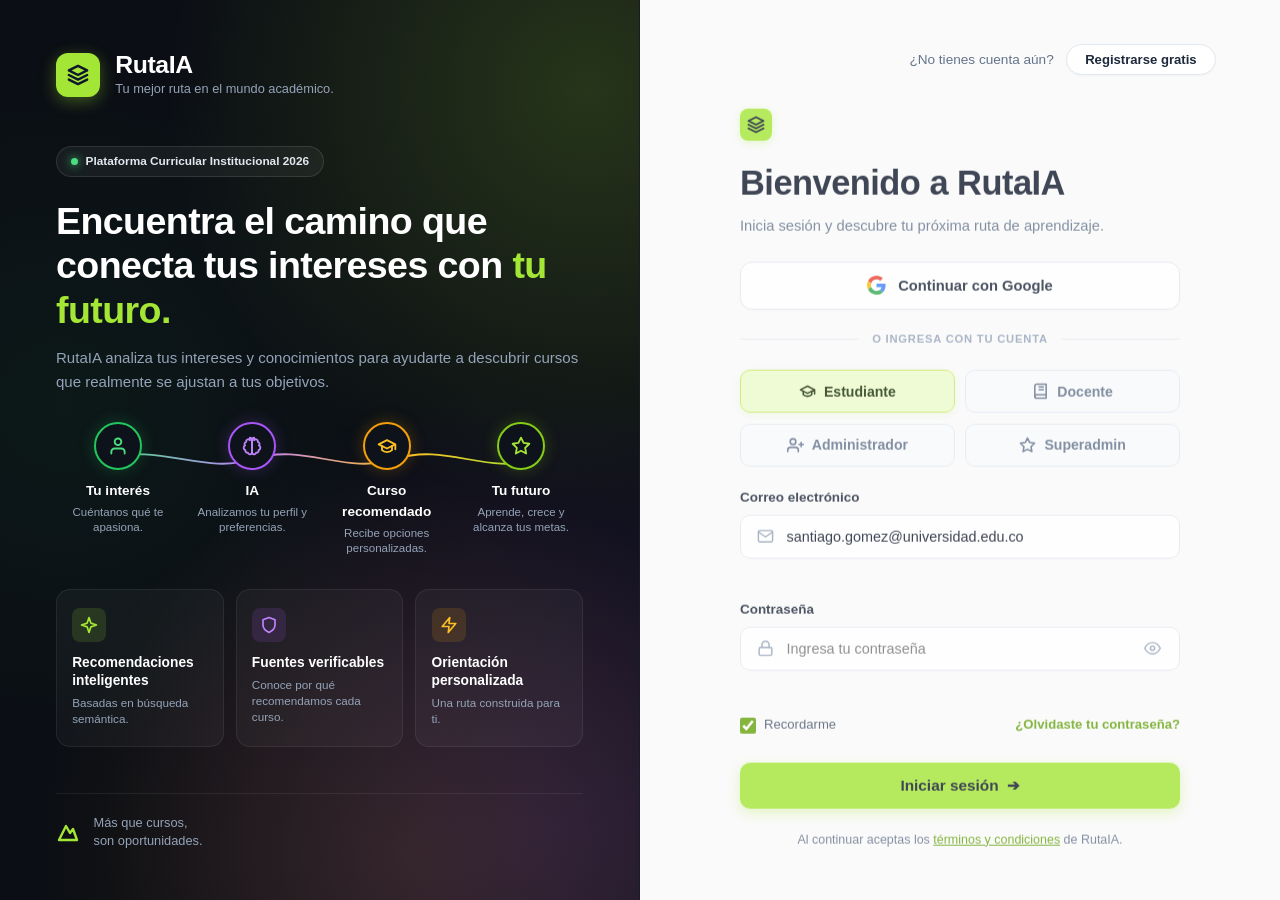
<file: frontend/index.html>
<!DOCTYPE html>
<html lang="es">
<head>
  <meta charset="UTF-8">
  <meta name="viewport" content="width=device-width, initial-scale=1.0, maximum-scale=5.0">
  <title>RutaIA - Orientación Académica y Recomendación Inteligente de Cursos con IA</title>
  <meta name="description" content="Plataforma de orientación académica y recomendación personalizada de cursos universitarios mediante búsqueda semántica vectorial y arquitectura RAG.">
  <meta name="keywords" content="orientación académica, cursos universitarios, inteligencia artificial, recomendación RAG, catálogo formativo, ingeniería, tecnología, programación">
  <meta name="author" content="Editorial Learning Lab - RutaIA">
  <meta name="robots" content="index, follow">
  <meta name="theme-color" content="#121316">
  <link rel="canonical" href="https://rutaia.universidad.edu.co/index.html">

  <!-- Open Graph / Redes Sociales y Motores de Búsqueda -->
  <meta property="og:type" content="website">
  <meta property="og:locale" content="es_CO">
  <meta property="og:site_name" content="RutaIA - Editorial Learning Lab">
  <meta property="og:title" content="RutaIA - Orientación Académica y Recomendación Inteligente de Cursos con IA">
  <meta property="og:description" content="Encuentra el camino que conecta tus intereses y conocimientos con tu futuro profesional mediante orientación vocacional inteligente con IA.">
  <meta property="og:url" content="https://rutaia.universidad.edu.co/index.html">
  <meta property="og:image" content="https://rutaia.universidad.edu.co/img/og-preview.png">

  <!-- Twitter Cards -->
  <meta name="twitter:card" content="summary_large_image">
  <meta name="twitter:title" content="RutaIA - Recomendación Inteligente de Cursos">
  <meta name="twitter:description" content="Plataforma de orientación académica impulsada por IA y búsqueda semántica para estudiantes de tecnología.">
  <meta name="twitter:image" content="https://rutaia.universidad.edu.co/img/og-preview.png">

  <!-- Datos Estructurados Schema.org JSON-LD para SEO -->
  <script type="application/ld+json">
  {
    "@context": "https://schema.org",
    "@graph": [
      {
        "@type": "WebSite",
        "@id": "https://rutaia.universidad.edu.co/#website",
        "url": "https://rutaia.universidad.edu.co/",
        "name": "RutaIA",
        "description": "Plataforma de orientación académica y recomendación de cursos universitarios con IA y RAG.",
        "inLanguage": "es"
      },
      {
        "@type": "EducationalOrganization",
        "@id": "https://rutaia.universidad.edu.co/#organization",
        "name": "RutaIA - Editorial Learning Lab",
        "url": "https://rutaia.universidad.edu.co/",
        "description": "Laboratorio de innovación curricular y orientación académica con IA."
      },
      {
        "@type": "WebApplication",
        "@id": "https://rutaia.universidad.edu.co/#webapp",
        "name": "RutaIA",
        "applicationCategory": "EducationalApplication",
        "operatingSystem": "All",
        "browserRequirements": "Requires HTML5, CSS3, JavaScript ES6+, Fetch API"
      }
    ]
  }
  </script>

  <!-- Fuentes Google Fonts: Inter y Outfit -->
  <link rel="preconnect" href="https://fonts.googleapis.com">
  <link rel="preconnect" href="https://fonts.gstatic.com" crossorigin>
  <link href="https://fonts.googleapis.com/css2?family=Inter:wght@400;500;600;700&family=Outfit:wght@500;600;700;800&display=swap" rel="stylesheet">
  
  <!-- Estilos del Sistema -->
  <link rel="stylesheet" href="css/variables.css?v=5.0">
  <link rel="stylesheet" href="css/styles.css?v=7.4">

  <!-- Enrutador y Control de Autenticación: La sesión reside ÚNICAMENTE en Redis -->
  <script>
    try {
      localStorage.removeItem('rutaia_user');
      localStorage.removeItem('rutaia_active_student_id');
    } catch (e) {}
  </script>
</head>
<body>

  <!-- Barra de Navegación Móvil (Visible en pantallas <= 768px) -->
  <header class="mobile-topbar" id="mobile-topbar">
    <button class="btn-mobile-menu" id="btn-mobile-menu" aria-label="Abrir menú de navegación" type="button">
      <svg width="22" height="22" viewBox="0 0 24 24" fill="none" stroke="currentColor" stroke-width="2.2" stroke-linecap="round" stroke-linejoin="round">
        <line x1="3" y1="12" x2="21" y2="12"></line>
        <line x1="3" y1="6" x2="21" y2="6"></line>
        <line x1="3" y1="18" x2="21" y2="18"></line>
      </svg>
    </button>
    <div class="mobile-brand">
      <div class="mobile-brand-badge">
        <svg width="18" height="18" viewBox="0 0 24 24" fill="none" stroke="#FFFFFF" stroke-width="2.5" stroke-linecap="round" stroke-linejoin="round">
          <path d="M12 2L2 7l10 5 10-5-10-5zM2 17l10 5 10-5M2 12l10 5 10-5"/>
        </svg>
      </div>
      <span class="mobile-brand-title">RutaIA</span>
    </div>
    <div class="mobile-user-quick" id="mobile-user-initials" title="Usuario activo">TG</div>
  </header>

  <!-- Telón de fondo (Backdrop) para cerrar el menú móvil al hacer tap fuera -->
  <div class="sidebar-backdrop" id="sidebar-backdrop"></div>

  <!-- Layout Principal con Barra Lateral y Área de Contenido -->
  <div class="app-layout">

    <!-- ==========================================================
         BARRA LATERAL IZQUIERDA (SIDEBAR)
         ========================================================== -->
    <aside class="sidebar" id="app-sidebar">
      <div class="sidebar-top">
        <div class="brand">
          <div class="brand-badge">
            <svg width="22" height="22" viewBox="0 0 24 24" fill="none" stroke="currentColor" stroke-width="2.5" stroke-linecap="round" stroke-linejoin="round">
              <path d="M12 2L2 7l10 5 10-5-10-5zM2 17l10 5 10-5M2 12l10 5 10-5"/>
            </svg>
          </div>
          <div class="brand-text-group">
            <span class="brand-title">RutaIA</span>
            <span class="brand-tagline">Tu mejor decisión académica.</span>
          </div>
          <button class="btn-close-sidebar" id="btn-close-sidebar" aria-label="Cerrar menú lateral" type="button">✕</button>
        </div>

        <nav class="sidebar-nav">
          <button class="nav-item active" data-view="asesor">
            <svg class="nav-svg" width="18" height="18" viewBox="0 0 24 24" fill="none" stroke="currentColor" stroke-width="2" stroke-linecap="round" stroke-linejoin="round">
              <path d="M3 9l9-7 9 7v11a2 2 0 0 1-2 2H5a2 2 0 0 1-2-2z"></path>
              <polyline points="9 22 9 12 15 12 15 22"></polyline>
            </svg>
            <span class="nav-label">Inicio</span>
          </button>
          <button class="nav-item" data-view="catalogo">
            <svg class="nav-svg" width="18" height="18" viewBox="0 0 24 24" fill="none" stroke="currentColor" stroke-width="2" stroke-linecap="round" stroke-linejoin="round">
              <path d="M4 19.5A2.5 2.5 0 0 1 6.5 17H20"></path>
              <path d="M6.5 2H20v20H6.5A2.5 2.5 0 0 1 4 19.5v-15A2.5 2.5 0 0 1 6.5 2z"></path>
            </svg>
            <span class="nav-label">Catálogo de cursos</span>
          </button>
          <button class="nav-item" data-view="historial">
            <svg class="nav-svg" width="18" height="18" viewBox="0 0 24 24" fill="none" stroke="currentColor" stroke-width="2" stroke-linecap="round" stroke-linejoin="round">
              <circle cx="12" cy="12" r="10"></circle>
              <polyline points="12 6 12 12 16 14"></polyline>
            </svg>
            <span class="nav-label">Historial</span>
          </button>
          <button class="nav-item" data-view="estadisticas">
            <svg class="nav-svg" width="18" height="18" viewBox="0 0 24 24" fill="none" stroke="currentColor" stroke-width="2" stroke-linecap="round" stroke-linejoin="round">
              <line x1="18" y1="20" x2="18" y2="10"></line>
              <line x1="12" y1="20" x2="12" y2="4"></line>
              <line x1="6" y1="20" x2="6" y2="14"></line>
            </svg>
            <span class="nav-label">Estadísticas</span>
          </button>
          <button class="nav-item nav-item-docente" data-view="docente" id="nav-docente-item" style="display: none;">
            <svg class="nav-svg" width="18" height="18" viewBox="0 0 24 24" fill="none" stroke="currentColor" stroke-width="2" stroke-linecap="round" stroke-linejoin="round">
              <path d="M4 19.5A2.5 2.5 0 0 1 6.5 17H20"></path>
              <path d="M6.5 2H20v20H6.5A2.5 2.5 0 0 1 4 19.5v-15A2.5 2.5 0 0 1 6.5 2z"></path>
              <line x1="10" y1="6" x2="16" y2="6"></line>
              <line x1="10" y1="10" x2="16" y2="10"></line>
            </svg>
            <span class="nav-label">Panel Docente</span>
          </button>
          <button class="nav-item nav-item-admin" data-view="admin" id="nav-admin-item" style="display: none;">
            <svg class="nav-svg" width="18" height="18" viewBox="0 0 24 24" fill="none" stroke="currentColor" stroke-width="2" stroke-linecap="round" stroke-linejoin="round">
              <rect x="2" y="3" width="20" height="14" rx="2" ry="2"></rect>
              <line x1="8" y1="21" x2="16" y2="21"></line>
              <line x1="12" y1="17" x2="12" y2="21"></line>
            </svg>
            <span class="nav-label">Panel Administrador</span>
          </button>
          <button class="nav-item nav-item-admin" data-view="metricas" id="nav-metricas-item" style="display: none;">
            <svg class="nav-svg" width="18" height="18" viewBox="0 0 24 24" fill="none" stroke="currentColor" stroke-width="2" stroke-linecap="round" stroke-linejoin="round">
              <polyline points="23 6 13.5 15.5 8.5 10.5 1 18"></polyline>
              <polyline points="17 6 23 6 23 12"></polyline>
            </svg>
            <span class="nav-label">Métricas del Sistema</span>
          </button>
          <button class="nav-item nav-item-admin" data-view="auditoria" id="nav-audit-item" style="display: none;">
            <svg class="nav-svg" width="18" height="18" viewBox="0 0 24 24" fill="none" stroke="currentColor" stroke-width="2" stroke-linecap="round" stroke-linejoin="round">
              <path d="M12 22s8-4 8-10V5l-8-3-8 3v7c0 6 8 10 8 10z"></path>
              <polyline points="9 12 11 14 15 10"></polyline>
            </svg>
            <span class="nav-label">Auditoría del Sistema</span>
          </button>
        </nav>
      </div>

      <!-- Contenedor Inferior de la Barra Lateral: Perfil de Usuario y Salir -->
      <div class="sidebar-footer-container">
        <div class="sidebar-user-card">
          <div class="sidebar-user-profile">
            <div class="user-avatar" id="user-avatar">TG</div>
            <div class="user-meta">
              <span class="user-name" id="user-name" title="Santiago Gómez Morales">Santiago Gómez Morales</span>
              <div class="user-role-container">
                <span class="user-role-badge role-badge-student" id="user-role-badge">Estudiante</span>
              </div>
            </div>
          </div>
          <button class="sidebar-logout-btn" id="btn-logout" title="Cerrar sesión">
            <svg width="15" height="15" viewBox="0 0 24 24" fill="none" stroke="currentColor" stroke-width="2.2" stroke-linecap="round" stroke-linejoin="round">
              <path d="M9 21H5a2 2 0 0 1-2-2V5a2 2 0 0 1 2-2h4"></path>
              <polyline points="16 17 21 12 16 7"></polyline>
              <line x1="21" y1="12" x2="9" y2="12"></line>
            </svg>
            <span>Salir</span>
          </button>
        </div>
      </div>

      <!-- Arte Botánico Esquina Inferior Izquierda -->
      <div class="sidebar-botanical-art" aria-hidden="true">
        <svg viewBox="0 0 110 170" fill="none" class="botanical-svg">
          <path d="M0,170 C15,120 30,65 75,50 C45,100 35,140 0,170 Z" fill="#FF5252" />
          <path d="M0,155 C35,115 60,55 90,15 C70,75 55,125 15,170 Z" fill="#D7F338" />
        </svg>
      </div>
    </aside>

    <!-- ==========================================================
         ÁREA PRINCIPAL DE CONTENIDO
         ========================================================== -->
    <div class="content-area">

      <!-- Formas Orgánicas Decorativas de Fondo (Concepto Editorial Learning Lab) -->
      <div class="bg-organic-canvas" aria-hidden="true">
        <!-- Mancha Amarilla Superior Central (Sol / Arco) -->
        <svg class="bg-organic-shape shape-top-yellow" viewBox="0 0 260 150" fill="none">
          <path d="M0,0 C55,35 120,105 195,70 C235,50 250,15 260,0 Z" fill="#FBBF24" />
        </svg>

        <!-- Pétalo Naranja Flanco Izquierdo Superior -->
        <svg class="bg-organic-shape shape-left-orange" viewBox="0 0 70 140" fill="none">
          <path d="M0,20 C45,15 70,55 60,95 C50,130 15,140 0,135 Z" fill="#FF7043" />
        </svg>

        <!-- Hoja Lima Flanco Izquierdo Medio -->
        <svg class="bg-organic-shape shape-left-lime-1" viewBox="0 0 75 160" fill="none">
          <path d="M0,25 C55,20 75,75 60,125 C40,160 10,155 0,145 Z" fill="#D7F338" />
        </svg>

        <!-- Hoja Lima Flanco Izquierdo Inferior -->
        <svg class="bg-organic-shape shape-left-lime-2" viewBox="0 0 60 120" fill="none">
          <path d="M0,15 C45,15 60,55 50,90 C35,115 10,115 0,110 Z" fill="#D7F338" />
        </svg>

        <!-- Hoja Naranja Flanco Derecho Central -->
        <svg class="bg-organic-shape shape-right-orange" viewBox="0 0 65 130" fill="none">
          <path d="M65,15 C20,10 0,50 10,90 C25,120 50,120 65,115 Z" fill="#FF7043" />
        </svg>
      </div>

      <!-- Contenedor Dinámico de Vistas -->
      <main class="views-wrapper">

        <!-- ==========================================================
             VISTA 1: INICIO / ASESOR RAG (EDITORIAL LEARNING LAB)
             ========================================================== -->
        <section class="view-section active" id="view-asesor">

          <!-- Contenedor Conversacional Centrado Estilo Claude / ChatGPT -->
          <div class="claude-chat-container">

            <!-- Barra Superior de Sesión (Limpia y Discreta) -->
            <div class="chat-session-bar" id="chat-session-bar">
              <div class="session-progress-info">
                <span class="session-badge" id="session-badge">Sesión: <strong id="session-turn-count">0</strong> / 5 consultas</span>
                <span class="session-hint" id="session-hint">Conversación activa: puedes hacer preguntas de seguimiento.</span>
              </div>
              <button type="button" class="btn-clean-session" id="btn-reset-chat" title="Comenzar nueva conversación desde cero">
                <svg width="14" height="14" viewBox="0 0 24 24" fill="none" stroke="currentColor" stroke-width="2" stroke-linecap="round" stroke-linejoin="round">
                  <polyline points="23 4 23 10 17 10"></polyline>
                  <path d="M20.49 15a9 9 0 1 1-2.12-9.36L23 10"></path>
                </svg>
                <span>Nueva conversación</span>
              </button>
            </div>

            <!-- Área de Scroll de la Conversación -->
            <div class="chat-scroll-area" id="chat-scroll-area">

              <!-- Estado de Bienvenida Centrado Estilo Claude (De vuelta a ello, Tomas) -->
              <div class="chat-welcome-state" id="chat-welcome-state">
                <div class="claude-welcome-hero">
                  <!-- Emblema Asterisco Terracota / Ámbar Estilo Claude -->
                  <div class="claude-welcome-emblem">
                    <svg width="42" height="42" viewBox="0 0 24 24" fill="none">
                      <path d="M12 2C12.4 2 12.8 2.2 13 2.6L14.6 6.3C14.8 6.7 15.2 7 15.7 7.1L19.7 7.7C20.3 7.8 20.7 8.3 20.8 8.9C20.8 9.5 20.5 10 20 10.3L16.8 12.6C16.4 12.9 16.2 13.4 16.3 13.9L17.2 17.8C17.4 18.4 17.1 19 16.6 19.3C16.1 19.6 15.5 19.5 15 19.1L11.7 16.8C11.3 16.5 10.7 16.5 10.3 16.8L7 19.1C6.5 19.5 5.9 19.6 5.4 19.3C4.9 19 4.6 18.4 4.8 17.8L5.7 13.9C5.8 13.4 5.6 12.9 5.2 12.6L2 10.3C1.5 10 1.2 9.5 1.2 8.9C1.3 8.3 1.7 7.8 2.3 7.7L6.3 7.1C6.8 7 7.2 6.7 7.4 6.3L9 2.6C9.2 2.2 9.6 2 12 2Z" fill="#D9774E" />
                    </svg>
                  </div>

                  <h1 class="claude-welcome-title">
                    De vuelta a ello, <span id="claude-student-name">Tomas</span>
                  </h1>

                  <!-- Caja Central de Entrada (Estilo Claude Prompt Box) -->
                  <div class="claude-central-input-box">
                    <div class="claude-input-card">
                      <textarea 
                        id="query-input-welcome" 
                        class="claude-textarea" 
                        placeholder="¿Cómo puedo ayudarte hoy?" 
                        rows="2"
                      ></textarea>
                      <div class="claude-input-bottom-row">
                        <div class="claude-mode-pill">
                          <span class="claude-mode-dot"></span>
                          <span>Asesor Vocacional RAG</span>
                        </div>
                        <button type="button" class="claude-send-btn" id="submit-query-welcome-btn" title="Enviar consulta">
                          <svg width="18" height="18" viewBox="0 0 24 24" fill="none" stroke="currentColor" stroke-width="2.5" stroke-linecap="round" stroke-linejoin="round">
                            <line x1="12" y1="19" x2="12" y2="5"></line>
                            <polyline points="5 12 12 5 19 12"></polyline>
                          </svg>
                        </button>
                      </div>
                    </div>
                  </div>

                  <!-- Chips de Sugerencias Rápidas -->
                  <div class="chat-welcome-chips" id="chat-welcome-chips">
                    <span class="chips-title">O explora directamente un área de interés:</span>
                    <div class="chips-group">
                      <button class="chip-item" data-query="Quiero aprender a crear páginas web.">🌐 Páginas Web</button>
                      <button class="chip-item" data-query="Necesito aprender Java para trabajar con Spring Boot.">☕ Java + Spring Boot</button>
                      <button class="chip-item" data-query="Me interesa analizar datos y construir dashboards.">📊 Datos & Dashboards</button>
                      <button class="chip-item" data-query="¿Qué puedo estudiar para trabajar con inteligencia artificial?">🤖 Inteligencia Artificial</button>
                      <button class="chip-item" data-query="Quiero aprender a proteger aplicaciones web.">🔒 Ciberseguridad</button>
                      <button class="chip-item" data-query="Necesito desplegar aplicaciones usando contenedores.">🐳 Docker</button>
                      <button class="chip-item chip-special" data-query="Quiero aprender cocina italiana.">🍝 Cocina Italiana (Fuera de Catálogo)</button>
                    </div>
                  </div>
                </div>
              </div>

              <!-- Hilo de Conversación (Centrado, max-width: 860px) -->
              <div class="chat-thread-container" id="chat-thread-container"></div>

              <!-- Indicador de Carga Animado (Alineado con el ancho del chat e input bar) -->
              <div class="chat-loading-wrapper" id="loading-box" style="display: none;">
                <div class="chat-loading-indicator">
                  <div class="chat-loading-avatar">
                    <svg width="20" height="20" viewBox="0 0 24 24" fill="none" stroke="#D9774E" stroke-width="2"><circle cx="12" cy="12" r="9"></circle><path d="M12 7v5l3 3"></path></svg>
                  </div>
                  <div class="chat-loading-dots">
                    <span></span><span></span><span></span>
                  </div>
                  <span class="chat-loading-text" id="loading-title">RutaIA está pensando...</span>
                  <span style="display:none;" id="loading-desc"></span>
                </div>
              </div>

              <!-- Tarjeta de Resultados RAG (Para detalle del historial) -->
              <div class="result-bento-card" id="result-card" style="display: none; margin: 1rem auto; width: 100%; max-width: 860px; box-sizing: border-box;">
                <div class="result-history-nav-bar" style="margin-bottom: 1.25rem; display: flex; justify-content: space-between; align-items: center; border-bottom: 1px dashed #E2E8F0; padding-bottom: 0.75rem;">
                  <button type="button" class="btn-clean-session" id="btn-back-to-active-chat" onclick="window.volverAlChatActivo && window.volverAlChatActivo()">
                    ← Volver a la conversación activa
                  </button>
                  <span style="font-size: 0.8rem; color: #64748B; font-weight: 700;">Consulta del historial</span>
                </div>

                <div class="result-top-badge-row">
                  <div class="badge-spark-group">
                    <span class="sparkle-icon">✦</span>
                    <span class="badge-spark-text">Curso recomendado</span>
                  </div>
                  <span class="status-pill respondida" id="result-status-badge">Respondida</span>
                </div>
                <div class="query-recap-box">
                  <span class="recap-label">Consulta realizada:</span>
                  <span class="recap-query" id="result-pregunta">-</span>
                </div>
                <div id="course-success-view">
                  <div class="featured-course-card" id="featured-course-container"></div>
                  <div class="ai-rationale-box">
                    <div class="rationale-header">
                      <svg width="16" height="16" viewBox="0 0 24 24" fill="none" stroke="currentColor" stroke-width="2" stroke-linecap="round" stroke-linejoin="round"><circle cx="12" cy="12" r="10"></circle><line x1="12" y1="16" x2="12" y2="12"></line><line x1="12" y1="8" x2="12.01" y2="8"></line></svg>
                      <span class="rationale-title">Orientación Académica Institucional</span>
                    </div>
                    <div class="rationale-body" id="result-ai-text">Cargando orientación...</div>
                  </div>
                  <div class="sources-bento-section" id="sources-section">
                    <div class="sources-section-title">
                      <span>Fuentes de la recomendación</span>
                      <span class="sources-counter" id="sources-counter">1 curso</span>
                    </div>
                    <div class="sources-list" id="sources-container"></div>
                  </div>
                </div>
                <div class="fallback-bento-card" id="fallback-box" style="display: none;">
                  <div class="fallback-icon-box">
                    <svg width="24" height="24" viewBox="0 0 24 24" fill="none" stroke="#92400E" stroke-width="2" stroke-linecap="round" stroke-linejoin="round"><circle cx="12" cy="12" r="10"></circle><line x1="12" y1="16" x2="12" y2="12"></line><line x1="12" y1="8" x2="12.01" y2="8"></line></svg>
                  </div>
                  <div class="fallback-content">
                    <h4 class="fallback-title">No encontramos cursos para tu consulta</h4>
                    <p class="fallback-message" id="fallback-message-text">No hay cursos relacionados con tu búsqueda en nuestro catálogo institucional.</p>
                  </div>
                  <button class="btn-secondary-pill" id="fallback-catalog-btn" data-view="catalogo">Ver catálogo de cursos</button>
                </div>
                <div class="rating-bento-section" id="rating-section">
                  <div class="rating-header-row">
                    <span class="rating-label">¿Qué tan útil fue esta orientación?</span>
                  </div>
                  <div class="rating-stars-row">
                    <div class="star-rating" id="star-rating">
                      <button class="star-btn" data-rating="1">★</button>
                      <button class="star-btn" data-rating="2">★</button>
                      <button class="star-btn" data-rating="3">★</button>
                      <button class="star-btn" data-rating="4">★</button>
                      <button class="star-btn" data-rating="5">★</button>
                    </div>
                    <span class="rating-status-hint" id="rating-status-message"></span>
                  </div>
                  <div class="rating-input-row" id="rating-input-container">
                    <input type="text" id="rating-comment" class="rating-input-field" placeholder="Deja un comentario o feedback opcional..." />
                    <button class="btn-dark-pill" id="rating-submit-btn">Enviar Calificación</button>
                  </div>
                </div>
              </div>

            </div>

            <!-- Barra Inferior Fija de Conversación Activa (Estilo Claude Floating Input) -->
            <div class="chat-input-bar" id="chat-input-bar" style="display: none;">
              <div class="claude-bottom-input-container">
                <!-- Banner de Límite Alcanzado -->
                <div class="session-limit-banner" id="session-limit-banner" style="display: none;">
                  <div class="limit-content">
                    <span>🎓 Has completado las 5 consultas de esta sesión.</span>
                  </div>
                  <button type="button" class="btn-primary-lime btn-sm" id="btn-new-chat-from-limit">
                    Nueva conversación
                  </button>
                </div>

                <div class="claude-bottom-input-card">
                  <textarea 
                    id="query-input" 
                    class="claude-bottom-textarea" 
                    rows="1"
                    placeholder="Escribe tu consulta o seguimiento aquí..."
                  ></textarea>
                  <button class="claude-send-btn" id="submit-query-btn" title="Enviar consulta">
                    <svg width="18" height="18" viewBox="0 0 24 24" fill="none" stroke="currentColor" stroke-width="2.5" stroke-linecap="round" stroke-linejoin="round">
                      <line x1="12" y1="19" x2="12" y2="5"></line>
                      <polyline points="5 12 12 5 19 12"></polyline>
                    </svg>
                  </button>
                </div>
                <div class="claude-disclaimer">
                  <span>RutaIA es un orientador vocacional impulsado por IA. Verifica siempre los programas curriculares oficiales.</span>
                </div>
              </div>
            </div>

            <!-- Botón Flotante para Bajar al Último Mensaje (Estilo Claude ↓) -->
            <button type="button" class="claude-floating-scroll-btn" id="btn-scroll-bottom" title="Bajar al último mensaje" style="display: none;">
              <svg width="18" height="18" viewBox="0 0 24 24" fill="none" stroke="currentColor" stroke-width="2.5" stroke-linecap="round" stroke-linejoin="round">
                <line x1="12" y1="5" x2="12" y2="19"></line>
                <polyline points="19 12 12 19 5 12"></polyline>
              </svg>
            </button>

          </div>

        </section>

        <!-- ==========================================================
             VISTA: REGISTRO E INSCRIPCIÓN DE ESTUDIANTES
             ========================================================== -->
        <section class="view-section" id="view-registro">
          <div class="editorial-view-header">
            <h2 class="view-title">Registro e Inscripción de Estudiantes</h2>
            <p class="view-subtitle">Registra nuevos perfiles de estudiantes para personalizar las recomendaciones curriculares o activa un perfil existente para tus consultas vocacionales.</p>
          </div>

          <div class="register-bento-layout">
            <!-- Columna Izquierda: Formulario de Registro Oficial -->
            <div class="register-form-card">
              <div class="form-card-header">
                <div class="form-icon-badge">
                  <svg width="20" height="20" viewBox="0 0 24 24" fill="none" stroke="currentColor" stroke-width="2.3" stroke-linecap="round" stroke-linejoin="round">
                    <path d="M16 21v-2a4 4 0 0 0-4-4H5a4 4 0 0 0-4 4v2"></path>
                    <circle cx="8.5" cy="7" r="4"></circle>
                    <line x1="20" y1="8" x2="20" y2="14"></line>
                    <line x1="23" y1="11" x2="17" y2="11"></line>
                  </svg>
                </div>
                <div>
                  <h3 class="form-card-title">Inscribir Nuevo Estudiante</h3>
                  <p class="form-card-subtitle">Ingresa los datos para registrar un estudiante en la base de datos institucional.</p>
                </div>
              </div>

              <form id="view-student-register-form" class="editorial-form" novalidate>
                <div class="form-field">
                  <label for="view-reg-nombre">Nombre completo *</label>
                  <input type="text" id="view-reg-nombre" required placeholder="Ej: Marcela Benítez Ospina" />
                  <span class="field-error-text" id="view-reg-nombre-error"></span>
                </div>

                <div class="form-field">
                  <label for="view-reg-correo">Correo electrónico institucional *</label>
                  <input type="email" id="view-reg-correo" required placeholder="marcela.benitez@universidad.edu.co" />
                  <span class="field-error-text" id="view-reg-correo-error"></span>
                </div>

                <div class="form-grid-2">
                  <div class="form-field">
                    <label for="view-reg-nivel">Nivel de experiencia *</label>
                    <select id="view-reg-nivel" required class="editorial-select">
                      <option value="Principiante">Principiante</option>
                      <option value="Intermedio" selected>Intermedio</option>
                      <option value="Avanzado">Avanzado</option>
                    </select>
                  </div>

                  <div class="form-field">
                    <label for="view-reg-area">Área de interés académica *</label>
                    <input type="text" id="view-reg-area" required placeholder="Ej: Desarrollo Web, IA, Datos" value="Inteligencia Artificial" />
                    <span class="field-error-text" id="view-reg-area-error"></span>
                  </div>
                </div>

                <div class="form-submit-row">
                  <button type="submit" class="btn-primary-lime w-100" id="btn-submit-student-register">
                    <span>Completar Registro de Estudiante</span>
                    <span class="btn-arrow">➔</span>
                  </button>
                </div>
              </form>
            </div>

            <!-- Columna Derecha: Estudiante Activo y Directorio -->
            <div class="register-side-col">
              <!-- Ficha de Perfil Activo -->
              <div class="active-profile-card">
                <div class="active-profile-badge">
                  <span class="pulse-dot"></span>
                  <span>Perfil en Sesión Activa</span>
                </div>
                <div class="active-profile-body">
                  <div class="active-profile-avatar" id="view-reg-active-avatar">TG</div>
                  <div class="active-profile-info">
                    <h4 class="active-profile-name" id="view-reg-active-name">Santiago Gómez Morales</h4>
                    <p class="active-profile-email" id="view-reg-active-email">santiago.gomez@universidad.edu.co</p>
                    <div class="active-profile-tags">
                      <span class="profile-tag level-tag" id="view-reg-active-level">Intermedio</span>
                      <span class="profile-tag area-tag" id="view-reg-active-area">Desarrollo Web</span>
                    </div>
                  </div>
                </div>
                <button type="button" class="btn-secondary-pill w-100" id="btn-go-to-query-from-reg">
                  <svg width="15" height="15" viewBox="0 0 24 24" fill="none" stroke="currentColor" stroke-width="2.2" stroke-linecap="round" stroke-linejoin="round" style="vertical-align: -2px; margin-right: 6px;">
                    <circle cx="11" cy="11" r="8"></circle>
                    <line x1="21" y1="21" x2="16.65" y2="16.65"></line>
                  </svg>
                  <span>Hacer consulta con este perfil</span>
                </button>
              </div>

              <!-- Directorio Rápido de Estudiantes Registrados -->
              <div class="registered-directory-card">
                <div class="registered-directory-header">
                  <div>
                    <h4 class="directory-title">Estudiantes Registrados</h4>
                    <p class="directory-desc">Selecciona un estudiante para cambiar el perfil activo de consulta.</p>
                  </div>
                  <span class="badge-counter" id="view-reg-students-count">0</span>
                </div>
                <div class="directory-students-list" id="view-reg-students-list">
                  <!-- Renderizado dinámico -->
                </div>
              </div>
            </div>
          </div>
        </section>

        <!-- ==========================================================
             VISTA 2: CATÁLOGO DE CURSOS
             ========================================================== -->
        <section class="view-section" id="view-catalogo">
          <div class="editorial-view-header">
            <h2 class="view-title">Catálogo Oficial de Cursos</h2>
            <p class="view-subtitle">Explora los programas activos de la institución en programación, desarrollo web, IA, bases de datos y DevOps.</p>
          </div>

          <div class="catalog-filters-bar">
            <div class="filter-search-box">
              <svg class="search-svg" width="16" height="16" viewBox="0 0 24 24" fill="none" stroke="currentColor" stroke-width="2" stroke-linecap="round" stroke-linejoin="round">
                <circle cx="11" cy="11" r="8"></circle>
                <line x1="21" y1="21" x2="16.65" y2="16.65"></line>
              </svg>
              <input type="text" id="catalog-search" placeholder="Buscar por título, temática o tecnología...">
            </div>
            <div class="filter-selects-group">
              <select id="catalog-category" class="editorial-select">
                <option value="">Todas las categorías</option>
              </select>
              <select id="catalog-level" class="editorial-select">
                <option value="">Todos los niveles</option>
                <option value="Principiante">Principiante</option>
                <option value="Intermedio">Intermedio</option>
                <option value="Avanzado">Avanzado</option>
              </select>
            </div>
          </div>

          <div class="courses-editorial-grid" id="courses-grid">
            <!-- Renderizado dinámico -->
          </div>
        </section>

        <!-- ==========================================================
             VISTA 3: HISTORIAL COMPLETO
             ========================================================== -->
        <section class="view-section" id="view-historial">
          <div class="editorial-view-header">
            <h2 class="view-title">Historial de Consultas y Recomendaciones</h2>
            <p class="view-subtitle">Registro cronológico de tus búsquedas vocacionales, respuestas generadas y calificaciones registradas.</p>
          </div>

          <div class="history-editorial-list" id="history-list">
            <!-- Renderizado dinámico -->
          </div>
        </section>

        <!-- ==========================================================
             VISTA 4: ESTADÍSTICAS
             ========================================================== -->
        <section class="view-section" id="view-estadisticas">
          <div class="editorial-view-header">
            <h2 class="view-title" id="stats-view-title">Métricas de Orientación Académica</h2>
            <p class="view-subtitle" id="stats-view-subtitle">Estadísticas consolidadas del sistema de recomendación y satisfacción estudiantil.</p>
          </div>

          <div class="stats-editorial-grid">
            <div class="stat-editorial-card">
              <span class="stat-pill-label">Total</span>
              <div class="stat-number" id="stat-total">0</div>
              <div class="stat-sublabel">Consultas registradas</div>
            </div>

            <div class="stat-editorial-card">
              <span class="stat-pill-label" style="background:#E8F88E; color:#374706;">Respondidas</span>
              <div class="stat-number" style="color: #2F6808;" id="stat-respondidas">0</div>
              <div class="stat-sublabel">Con cursos recomendados</div>
            </div>

            <div class="stat-editorial-card">
              <span class="stat-pill-label" style="background:#FEE1BA; color:#733E0A;">Sin resultados</span>
              <div class="stat-number" style="color: #B45309;" id="stat-sin-resultados">0</div>
              <div class="stat-sublabel">Fuera de catálogo</div>
            </div>

            <div class="stat-editorial-card">
              <span class="stat-pill-label" style="background:#DFDAFC; color:#32267B;">Calificación</span>
              <div class="stat-number" style="color: #4C1D95;" id="stat-promedio">0.0</div>
              <div class="stat-sublabel">Promedio de satisfacción (1 a 5)</div>
            </div>

            <div class="stat-editorial-card" style="grid-column: 1 / -1;">
              <span class="stat-pill-label" style="background:#D7F338; color:#18191E;">Cursos Populares</span>
              <div class="stat-number" style="font-size: 1.3rem; margin-top: 0.5rem;" id="stat-curso-top">-</div>
              <div class="stat-sublabel">Curso más recomendado por el Asesor Vocacional</div>
            </div>
          </div>
        </section>

        <!-- ==========================================================
             VISTA: PANEL ADMINISTRADOR (CURSOS Y ESTUDIANTES)
             ========================================================== -->
        <section class="view-section" id="view-admin">

          <!-- Pestañas de Navegación del Panel Administrativo -->
          <div class="admin-tabs-nav">
            <button type="button" class="admin-subtab active" id="subtab-admin-courses" data-admintab="courses">
              <svg width="17" height="17" viewBox="0 0 24 24" fill="none" stroke="currentColor" stroke-width="2" stroke-linecap="round" stroke-linejoin="round">
                <rect x="2" y="3" width="20" height="14" rx="2" ry="2"></rect>
                <line x1="8" y1="21" x2="16" y2="21"></line>
                <line x1="12" y1="17" x2="12" y2="21"></line>
              </svg>
              <span>Gestión de Cursos</span>
            </button>
            <button type="button" class="admin-subtab" id="subtab-admin-students" data-admintab="students">
              <svg width="17" height="17" viewBox="0 0 24 24" fill="none" stroke="currentColor" stroke-width="2" stroke-linecap="round" stroke-linejoin="round">
                <path d="M17 21v-2a4 4 0 0 0-4-4H5a4 4 0 0 0-4 4v2"></path>
                <circle cx="9" cy="7" r="4"></circle>
                <path d="M23 21v-2a4 4 0 0 0-3-3.87"></path>
                <path d="M16 3.13a4 4 0 0 1 0 7.75"></path>
              </svg>
              <span>Consulta de Estudiantes</span>
            </button>
            <button type="button" class="admin-subtab" id="subtab-admin-config" data-admintab="config">
              <svg width="17" height="17" viewBox="0 0 24 24" fill="none" stroke="currentColor" stroke-width="2" stroke-linecap="round" stroke-linejoin="round">
                <circle cx="12" cy="12" r="3"></circle>
                <path d="M19.4 15a1.65 1.65 0 0 0 .33 1.82l.06.06a2 2 0 0 1 0 2.83 2 2 0 0 1-2.83 0l-.06-.06a1.65 1.65 0 0 0-1.82-.33 1.65 1.65 0 0 0-1 1.51V21a2 2 0 0 1-2 2 2 2 0 0 1-2-2v-.09A1.65 1.65 0 0 0 9 19.4a1.65 1.65 0 0 0-1.82.33l-.06.06a2 2 0 0 1-2.83 0 2 2 0 0 1 0-2.83l.06-.06a1.65 1.65 0 0 0 .33-1.82 1.65 1.65 0 0 0-1.51-1H3a2 2 0 0 1-2-2 2 2 0 0 1 2-2h.09A1.65 1.65 0 0 0 4.6 9a1.65 1.65 0 0 0-.33-1.82l-.06-.06a2 2 0 0 1 0-2.83 2 2 0 0 1 2.83 0l.06.06a1.65 1.65 0 0 0 1.82.33H9a1.65 1.65 0 0 0 1-1.51V3a2 2 0 0 1 2-2 2 2 0 0 1 2 2v.09a1.65 1.65 0 0 0 1 1.51 1.65 1.65 0 0 0 1.82-.33l.06-.06a2 2 0 0 1 2.83 0 2 2 0 0 1 0 2.83l-.06.06a1.65 1.65 0 0 0-.33 1.82V9a1.65 1.65 0 0 0 1.51 1H21a2 2 0 0 1 2 2 2 2 0 0 1-2 2h-.09a1.65 1.65 0 0 0-1.51 1z"></path>
              </svg>
              <span>Configuración del Umbral RAG</span>
            </button>
            <button type="button" class="admin-subtab" id="subtab-admin-users" data-admintab="users">
              <svg width="17" height="17" viewBox="0 0 24 24" fill="none" stroke="currentColor" stroke-width="2" stroke-linecap="round" stroke-linejoin="round">
                <path d="M17 21v-2a4 4 0 0 0-4-4H5a4 4 0 0 0-4 4v2"></path>
                <circle cx="9" cy="7" r="4"></circle>
                <path d="M23 21v-2a4 4 0 0 0-3-3.87"></path>
                <path d="M16 3.13a4 4 0 0 1 0 7.75"></path>
              </svg>
              <span>Gestión de Usuarios y Roles</span>
            </button>
          </div>

          <!-- ==========================================================
               SUB-PANEL 1: GESTIÓN DE CURSOS
               ========================================================== -->
          <div class="admin-pane active" id="admin-pane-courses">
            <div class="editorial-view-header admin-header-flex">
              <div>
                <div class="admin-badge-tag">Panel Administrador</div>
                <h2 class="view-title">Gestión y Operaciones de Cursos</h2>
                <p class="view-subtitle">Registra nuevos cursos, actualiza contenidos curriculares, activa o desactiva ofertas y prueba operaciones en Swagger.</p>
              </div>
              <div class="admin-header-cta">
                <button class="btn-primary-lime" id="btn-open-new-course">
                  <svg width="18" height="18" viewBox="0 0 24 24" fill="none" stroke="currentColor" stroke-width="2.5" stroke-linecap="round" stroke-linejoin="round">
                    <line x1="12" y1="5" x2="12" y2="19"></line>
                    <line x1="5" y1="12" x2="19" y2="12"></line>
                  </svg>
                  <span>Nuevo Curso</span>
                </button>
                <a href="https://proyecto-ia2-santiago-tomas.onrender.com/swagger-ui/index.html" target="_blank" rel="noopener noreferrer" class="btn-swagger-link" title="Abrir documentación Swagger OpenAPI">
                  <svg width="16" height="16" viewBox="0 0 24 24" fill="none" stroke="currentColor" stroke-width="2" stroke-linecap="round" stroke-linejoin="round">
                    <path d="M18 13v6a2 2 0 0 1-2 2H5a2 2 0 0 1-2-2V8a2 2 0 0 1 2-2h6"></path>
                    <polyline points="15 3 21 3 21 9"></polyline>
                    <line x1="10" y1="14" x2="21" y2="3"></line>
                  </svg>
                  <span>Swagger UI</span>
                </a>
              </div>
            </div>

            <!-- Métricas Administrativas Rápidas -->
            <div class="admin-summary-grid">
              <div class="admin-summary-card">
                <span class="admin-card-label">Total Cursos</span>
                <span class="admin-card-number" id="admin-count-total">0</span>
                <span class="admin-card-note">Oferta registrada</span>
              </div>
              <div class="admin-summary-card">
                <span class="admin-card-label">Cursos Activos</span>
                <span class="admin-card-number text-success" id="admin-count-activos">0</span>
                <span class="admin-card-note">Visibles en catálogo y RAG</span>
              </div>
              <div class="admin-summary-card">
                <span class="admin-card-label">Cursos Inactivos</span>
                <span class="admin-card-number text-warning" id="admin-count-inactivos">0</span>
                <span class="admin-card-note">Excluidos de recomendación</span>
              </div>
            </div>

            <!-- Barra de Filtro de Cursos Admin -->
            <div class="admin-toolbar">
              <div class="admin-search-box">
                <svg width="15" height="15" viewBox="0 0 24 24" fill="none" stroke="currentColor" stroke-width="2" stroke-linecap="round" stroke-linejoin="round">
                  <circle cx="11" cy="11" r="8"></circle>
                  <line x1="21" y1="21" x2="16.65" y2="16.65"></line>
                </svg>
                <input type="text" id="admin-course-filter" placeholder="Filtrar cursos por título, área o nivel..." />
              </div>
              <div class="admin-filter-status">
                <select id="admin-status-filter">
                  <option value="todos">Todos los estados</option>
                  <option value="activos">Solo Activos</option>
                  <option value="inactivos">Solo Inactivos</option>
                </select>
              </div>
            </div>

            <!-- Tabla Administrativa -->
            <div class="admin-table-container">
              <table class="admin-table">
                <thead>
                  <tr>
                    <th style="width: 50px;">ID</th>
                    <th>Curso y Prerrequisitos</th>
                    <th>Categoría</th>
                    <th>Docente / Cátedra</th>
                    <th>Nivel</th>
                    <th>Horas</th>
                    <th>Estado</th>
                    <th style="text-align: right; width: 190px;">Acciones</th>
                  </tr>
                </thead>
                <tbody id="admin-courses-tbody">
                  <!-- Renderizado dinámico -->
                </tbody>
              </table>
            </div>
          </div>

          <!-- ==========================================================
               SUB-PANEL 2: CONSULTA DE ESTUDIANTES E HISTORIAL
               ========================================================== -->
          <div class="admin-pane" id="admin-pane-students" style="display: none;">
            <div class="editorial-view-header admin-header-flex">
              <div>
                <div class="admin-badge-tag">Directorio Académico</div>
                <h2 class="view-title">Directorio y Consulta de Estudiantes</h2>
                <p class="view-subtitle">Consulta un estudiante por identificador, revisa su historial de consultas RAG o inspecciona el directorio completo de alumnos registrados.</p>
              </div>
              <div class="admin-header-cta">
                <button type="button" class="btn-refresh-pill" id="btn-admin-refresh-students" title="Refrescar lista de estudiantes">
                  <svg width="15" height="15" viewBox="0 0 24 24" fill="none" stroke="currentColor" stroke-width="2.2" stroke-linecap="round" stroke-linejoin="round">
                    <polyline points="23 4 23 10 17 10"></polyline>
                    <polyline points="1 20 1 14 7 14"></polyline>
                    <path d="M3.51 9a9 9 0 0 1 14.85-3.36L23 10M1 14l4.64 4.36A9 9 0 0 0 20.49 15"></path>
                  </svg>
                  <span>Actualizar Lista</span>
                </button>
              </div>
            </div>

            <!-- Barra de Consulta General por Nombre -->
            <div class="admin-student-search-card">
              <div class="student-search-header">
                <div class="search-icon-circle">
                  <svg width="18" height="18" viewBox="0 0 24 24" fill="none" stroke="currentColor" stroke-width="2.2" stroke-linecap="round" stroke-linejoin="round">
                    <circle cx="11" cy="11" r="8"></circle>
                    <line x1="21" y1="21" x2="16.65" y2="16.65"></line>
                  </svg>
                </div>
                <div>
                  <h3 class="student-search-title">Consulta General de Estudiantes por Nombre</h3>
                  <p class="student-search-desc">Ingresa el nombre o correo electrónico del estudiante para consultar su perfil académico y su historial de consultas RAG. El sistema traerá todos los nombres y correos coincidentes.</p>
                </div>
              </div>

              <form id="admin-student-search-form" class="student-search-form">
                <div class="student-search-input-wrap">
                  <span class="id-prefix">
                    <svg width="15" height="15" viewBox="0 0 24 24" fill="none" stroke="currentColor" stroke-width="2" stroke-linecap="round" stroke-linejoin="round">
                      <path d="M20 21v-2a4 4 0 0 0-4-4H8a4 4 0 0 0-4 4v2"></path>
                      <circle cx="12" cy="7" r="4"></circle>
                    </svg>
                  </span>
                  <input type="text" id="admin-student-name-input" placeholder="Ingresa nombre o correo del estudiante (ej: Santiago, Ana, carlos@...)" required />
                </div>
                <button type="submit" class="btn-primary-lime" id="btn-search-student-name">
                  <span>Consultar por Nombre</span>
                  <span class="btn-arrow">➔</span>
                </button>
              </form>
            </div>

            <!-- Contenedor Dinámico: Ficha del Estudiante e Historial / Error 404 No Encontrado -->
            <div id="admin-student-inspection-result" style="display: none; margin-bottom: 2rem;"></div>

            <!-- Métricas de Estudiantes -->
            <div class="admin-summary-grid">
              <div class="admin-summary-card">
                <span class="admin-card-label">Total Estudiantes</span>
                <span class="admin-card-number" id="admin-students-count-total">0</span>
                <span class="admin-card-note">Alumnos registrados</span>
              </div>
              <div class="admin-summary-card">
                <span class="admin-card-label">Nivel Principiante</span>
                <span class="admin-card-number text-success" id="admin-students-count-principiante">0</span>
                <span class="admin-card-note">Iniciando aprendizaje</span>
              </div>
              <div class="admin-summary-card">
                <span class="admin-card-label">Intermedio / Avanzado</span>
                <span class="admin-card-number text-warning" id="admin-students-count-avanzado">0</span>
                <span class="admin-card-note">Perfil consolidado</span>
              </div>
            </div>

            <!-- Barra de Filtro de Estudiantes -->
            <div class="admin-toolbar">
              <div class="admin-search-box">
                <svg width="15" height="15" viewBox="0 0 24 24" fill="none" stroke="currentColor" stroke-width="2" stroke-linecap="round" stroke-linejoin="round">
                  <circle cx="11" cy="11" r="8"></circle>
                  <line x1="21" y1="21" x2="16.65" y2="16.65"></line>
                </svg>
                <input type="text" id="admin-student-table-filter" placeholder="Filtrar estudiantes por nombre, correo o área de interés..." />
              </div>
            </div>

            <!-- Tabla de Estudiantes Registrados -->
            <div class="admin-table-container">
              <table class="admin-table">
                <thead>
                  <tr>
                    <th style="width: 60px;">ID</th>
                    <th>Estudiante</th>
                    <th>Correo Electrónico</th>
                    <th>Nivel</th>
                    <th>Área de Interés</th>
                    <th>Fecha de Registro</th>
                    <th style="text-align: right; width: 170px;">Acciones</th>
                  </tr>
                </thead>
                <tbody id="admin-students-tbody">
                  <!-- Renderizado dinámico -->
                </tbody>
              </table>
            </div>
          </div>

          <!-- ==========================================================
               SUB-PANEL 3: CONFIGURACIÓN DE UMBRAL RAG
               ========================================================== -->
          <div class="admin-pane" id="admin-pane-config" style="display: none;">
            <div class="editorial-view-header admin-header-flex">
              <div>
                <div class="admin-badge-tag">Parámetros RAG</div>
                <h2 class="view-title">Configuración del Umbral de Similitud Vectorial</h2>
                <p class="view-subtitle">Ajusta el porcentaje de coincidencia semántica mínimo requerido para que los cursos sean recomendados por el asistente vocacional RAG.</p>
              </div>
            </div>

            <!-- Tarjeta Principal de Configuración del Umbral -->
            <div class="admin-student-search-card" style="background: #FFFFFF; border: 1px solid #E2E8F0; border-radius: 16px; padding: 2rem;">
              <div style="display: flex; align-items: flex-start; justify-content: space-between; gap: 1.5rem; flex-wrap: wrap;">
                <div style="flex: 1; min-width: 280px;">
                  <h3 style="font-size: 1.2rem; font-weight: 800; color: #18191E; margin-bottom: 0.5rem; display: flex; align-items: center; gap: 0.5rem;">
                    <svg width="18" height="18" viewBox="0 0 24 24" fill="none" stroke="#7C3AED" stroke-width="2.2" stroke-linecap="round" stroke-linejoin="round">
                      <circle cx="12" cy="12" r="3"></circle>
                      <path d="M19.4 15a1.65 1.65 0 0 0 .33 1.82l.06.06a2 2 0 0 1 0 2.83 2 2 0 0 1-2.83 0l-.06-.06a1.65 1.65 0 0 0-1.82-.33 1.65 1.65 0 0 0-1 1.51V21a2 2 0 0 1-2 2 2 2 0 0 1-2-2v-.09A1.65 1.65 0 0 0 9 19.4a1.65 1.65 0 0 0-1.82.33l-.06.06a2 2 0 0 1-2.83 0 2 2 0 0 1 0-2.83l.06-.06a1.65 1.65 0 0 0 .33-1.82 1.65 1.65 0 0 0-1.51-1H3a2 2 0 0 1-2-2 2 2 0 0 1 2-2h.09A1.65 1.65 0 0 0 4.6 9a1.65 1.65 0 0 0-.33-1.82l-.06-.06a2 2 0 0 1 0-2.83 2 2 0 0 1 2.83 0l.06.06a1.65 1.65 0 0 0 1.82.33H9a1.65 1.65 0 0 0 1-1.51V3a2 2 0 0 1 2-2 2 2 0 0 1 2 2v.09a1.65 1.65 0 0 0 1 1.51 1.65 1.65 0 0 0 1.82-.33l.06-.06a2 2 0 0 1 2.83 0 2 2 0 0 1 0 2.83l-.06.06a1.65 1.65 0 0 0-.33 1.82V9a1.65 1.65 0 0 0 1.51 1H21a2 2 0 0 1 2 2 2 2 0 0 1-2 2h-.09a1.65 1.65 0 0 0-1.51 1z"></path>
                    </svg>
                    <span>Umbral de Relevancia Semántica</span>
                    <span class="status-pill respondida" id="admin-umbral-badge-status" style="font-size: 0.78rem;">Equilibrado</span>
                  </h3>
                  <p style="color: #4B5563; font-size: 0.9rem; line-height: 1.55;">
                    El umbral determina la exigencia del motor vectorial Qdrant. Un porcentaje menor a 35% incrementa la cobertura recomendando más cursos; un valor superior a 65% restringe los resultados a coincidencias muy estrictas.
                  </p>
                </div>
                
                <div style="background: #FAF8F2; border: 1px solid #E2E8F0; border-radius: 12px; padding: 1.25rem; text-align: center; min-width: 180px;">
                  <span style="display: block; font-size: 0.78rem; font-weight: 700; text-transform: uppercase; color: var(--text-muted); letter-spacing: 0.5px;">Valor Actual</span>
                  <span id="admin-umbral-display-value" style="font-size: 2.2rem; font-weight: 900; color: #18191E; line-height: 1.1; display: block; margin: 0.3rem 0;">40.0%</span>
                  <span id="admin-umbral-decimal-value" style="font-size: 0.8rem; color: #6B7280; font-family: monospace;">(0.4000)</span>
                </div>
              </div>

              <form id="admin-threshold-form" style="margin-top: 2rem; border-top: 1px solid #F1F5F9; padding-top: 1.5rem;">
                <div style="display: flex; align-items: center; gap: 1.5rem; flex-wrap: wrap; margin-bottom: 1.5rem;">
                  <div style="flex: 1; min-width: 220px;">
                    <label for="admin-threshold-slider" style="display: block; font-weight: 700; font-size: 0.88rem; color: #18191E; margin-bottom: 0.5rem;">
                      Porcentaje de Umbral (0% - 100%)
                    </label>
                    <input type="range" id="admin-threshold-slider" min="0" max="100" step="1" value="40" style="width: 100%; height: 8px; accent-color: #7C3AED; cursor: pointer;" />
                  </div>
                  <div style="width: 110px;">
                    <label for="admin-threshold-number-input" style="display: block; font-weight: 700; font-size: 0.85rem; color: #18191E; margin-bottom: 0.5rem;">
                      Porcentaje %
                    </label>
                    <input type="number" id="admin-threshold-number-input" min="0" max="100" step="0.5" value="40" style="width: 100%; padding: 0.55rem; border: 1px solid #CBD5E1; border-radius: 8px; font-weight: 800; text-align: center; font-size: 1rem;" required />
                  </div>
                </div>

                <div style="display: flex; align-items: center; justify-content: space-between; gap: 1rem; flex-wrap: wrap;">
                  <div style="display: inline-flex; align-items: center; gap: 0.45rem; font-size: 0.83rem; color: #6B7280;">
                    <svg width="15" height="15" viewBox="0 0 24 24" fill="none" stroke="currentColor" stroke-width="2" stroke-linecap="round" stroke-linejoin="round">
                      <circle cx="12" cy="12" r="10"></circle>
                      <line x1="12" y1="16" x2="12" y2="12"></line>
                      <line x1="12" y1="8" x2="12.01" y2="8"></line>
                    </svg>
                    <em>Nota: El nuevo umbral se aplicará inmediatamente a todas las consultas RAG entrantes.</em>
                  </div>
                  <button type="submit" class="btn-primary-lime" id="btn-save-threshold" style="padding: 0.65rem 1.4rem;">
                    <span>Guardar Configuración de Umbral</span>
                    <span class="btn-arrow">➔</span>
                  </button>
                </div>
              </form>
            </div>
          </div>

          <!-- ==========================================================
               SUB-PANEL 4: GESTIÓN DE USUARIOS Y ROLES (SUPERADMIN & ADMIN)
               ========================================================== -->
          <div class="admin-pane" id="admin-pane-users" style="display: none;">
            <div class="editorial-view-header admin-header-flex">
              <div>
                <div class="admin-badge-tag" id="admin-users-badge-tag">Control de Acceso</div>
                <h2 class="view-title">Gestión de Usuarios, Roles y Credenciales</h2>
                <p class="view-subtitle" id="admin-users-subtitle">
                  Superadmin: permisos completos para crear Administradores, Docentes y Estudiantes, y configurar contraseñas. Administrador: puede crear Docentes y Estudiantes, y configurar contraseñas de usuarios.
                </p>
              </div>
              <div class="admin-header-cta">
                <button type="button" class="btn-primary-lime" id="btn-open-new-user">
                  <svg width="18" height="18" viewBox="0 0 24 24" fill="none" stroke="currentColor" stroke-width="2.5" stroke-linecap="round" stroke-linejoin="round">
                    <line x1="12" y1="5" x2="12" y2="19"></line>
                    <line x1="5" y1="12" x2="19" y2="12"></line>
                  </svg>
                  <span>Nuevo Usuario</span>
                </button>
                <button type="button" class="btn-refresh-pill" id="btn-admin-refresh-users" title="Refrescar lista de usuarios">
                  <svg width="15" height="15" viewBox="0 0 24 24" fill="none" stroke="currentColor" stroke-width="2.2" stroke-linecap="round" stroke-linejoin="round">
                    <polyline points="23 4 23 10 17 10"></polyline>
                    <polyline points="1 20 1 14 7 14"></polyline>
                    <path d="M3.51 9a9 9 0 0 1 14.85-3.36L23 10M1 14l4.64 4.36A9 9 0 0 0 20.49 15"></path>
                  </svg>
                  <span>Actualizar</span>
                </button>
              </div>
            </div>

            <!-- Métricas de Usuarios por Rol -->
            <div class="admin-summary-grid" style="grid-template-columns: repeat(auto-fit, minmax(180px, 1fr));">
              <div class="admin-summary-card">
                <span class="admin-card-label">Total Cuentas</span>
                <span class="admin-card-number" id="users-count-total">0</span>
                <span class="admin-card-note">Usuarios registrados</span>
              </div>
              <div class="admin-summary-card">
                <span class="admin-card-label">Superadmins</span>
                <span class="admin-card-number text-purple" id="users-count-superadmin">0</span>
                <span class="admin-card-note">Control maestro</span>
              </div>
              <div class="admin-summary-card">
                <span class="admin-card-label">Administradores</span>
                <span class="admin-card-number text-blue" id="users-count-admin">0</span>
                <span class="admin-card-note">Gestión curricular</span>
              </div>
              <div class="admin-summary-card">
                <span class="admin-card-label">Docentes</span>
                <span class="admin-card-number text-warning" id="users-count-docente">0</span>
                <span class="admin-card-note">Cátedra y feedback</span>
              </div>
              <div class="admin-summary-card">
                <span class="admin-card-label">Estudiantes</span>
                <span class="admin-card-number text-success" id="users-count-estudiante">0</span>
                <span class="admin-card-note">Alumnos activos</span>
              </div>
            </div>

            <!-- Barra de Filtro de Usuarios -->
            <div class="admin-toolbar">
              <div class="admin-search-box">
                <svg width="15" height="15" viewBox="0 0 24 24" fill="none" stroke="currentColor" stroke-width="2" stroke-linecap="round" stroke-linejoin="round">
                  <circle cx="11" cy="11" r="8"></circle>
                  <line x1="21" y1="21" x2="16.65" y2="16.65"></line>
                </svg>
                <input type="text" id="admin-user-filter" placeholder="Buscar por nombre, correo o rol..." />
              </div>
              <div class="admin-filter-status">
                <select id="admin-user-role-filter">
                  <option value="todos">Todos los roles</option>
                  <option value="SUPERADMIN">Superadmin</option>
                  <option value="ADMINISTRADOR">Administrador</option>
                  <option value="DOCENTE">Docente</option>
                  <option value="ESTUDIANTE">Estudiante</option>
                </select>
              </div>
            </div>

            <!-- Tabla de Usuarios del Sistema -->
            <div class="admin-table-container">
              <table class="admin-table">
                <thead>
                  <tr>
                    <th style="width: 50px;">ID</th>
                    <th>Nombre Completo</th>
                    <th>Correo Electrónico</th>
                    <th>Rol en el Sistema</th>
                    <th>Área / Especialidad</th>
                    <th>Fecha de Alta</th>
                    <th style="text-align: right; width: 180px;">Acciones</th>
                  </tr>
                </thead>
                <tbody id="admin-users-tbody">
                  <!-- Render dinámico -->
                </tbody>
              </table>
            </div>
          </div>

        </section>

        <!-- ==========================================================
             VISTA: MÉTRICAS Y ANALÍTICAS GLOBALES (DEDICADA)
             ========================================================== -->
        <section class="view-section" id="view-metricas">
          <div class="editorial-view-header admin-header-flex">
            <div>
              <div class="admin-badge-tag" style="background: rgba(124, 58, 237, 0.12); color: #7C3AED; border-color: rgba(124, 58, 237, 0.25);">
                Métricas Institucionales
              </div>
              <h2 class="view-title">Métricas y Analíticas Globales</h2>
              <p class="view-subtitle">Consolidado operativo del sistema: medición de usuarios totales, activos, satisfacción promedio, actividad diaria y transacciones por usuario.</p>
            </div>
            <div class="admin-header-cta">
              <button type="button" class="btn-refresh-pill" id="btn-admin-refresh-stats" title="Actualizar estadísticas globales">
                <svg width="15" height="15" viewBox="0 0 24 24" fill="none" stroke="currentColor" stroke-width="2.2" stroke-linecap="round" stroke-linejoin="round">
                  <polyline points="23 4 23 10 17 10"></polyline>
                  <polyline points="1 20 1 14 7 14"></polyline>
                  <path d="M3.51 9a9 9 0 0 1 14.85-3.36L23 10M1 14l4.64 4.36A9 9 0 0 0 20.49 15"></path>
                </svg>
                <span>Refrescar Métricas</span>
              </button>
            </div>
          </div>

          <!-- Métricas KPI Globales -->
          <div class="admin-summary-grid admin-summary-grid-4">
            <div class="admin-summary-card">
              <span class="admin-card-label">Total Usuarios</span>
              <span class="admin-card-number" id="global-stat-total-usuarios">0</span>
              <span class="admin-card-note">Estudiantes + Admins</span>
            </div>
            <div class="admin-summary-card">
              <span class="admin-card-label">Usuarios Activos</span>
              <span class="admin-card-number text-success" id="global-stat-usuarios-activos">0</span>
              <span class="admin-card-note">Con sesiones/acciones</span>
            </div>
            <div class="admin-summary-card">
              <span class="admin-card-label">Total Consultas</span>
              <span class="admin-card-number text-warning" id="global-stat-total-consultas">0</span>
              <span class="admin-card-note">Búsquedas vocacionales</span>
            </div>
            <div class="admin-summary-card">
              <span class="admin-card-label">Satisfacción</span>
              <span class="admin-card-number" style="color:#7C3AED;" id="global-stat-promedio-calificacion">0.0</span>
              <span class="admin-card-note">Calificación promedio</span>
            </div>
          </div>

          <!-- Sección Acciones por Día y Curso Más Popular -->
          <div class="metricas-columns-grid">
            <div class="admin-student-search-card" style="background:#FFFFFF; border:1px solid #E2E8F0; border-radius:16px; padding:1.5rem;">
              <h3 style="font-size:1.1rem; font-weight:800; color:#18191E; margin-bottom:1rem; display:flex; align-items:center; gap:0.55rem;">
                <svg width="17" height="17" viewBox="0 0 24 24" fill="none" stroke="#7C3AED" stroke-width="2.2" stroke-linecap="round" stroke-linejoin="round">
                  <rect x="3" y="4" width="18" height="18" rx="2" ry="2"></rect>
                  <line x1="16" y1="2" x2="16" y2="6"></line>
                  <line x1="8" y1="2" x2="8" y2="6"></line>
                  <line x1="3" y1="10" x2="21" y2="10"></line>
                </svg>
                <span>Acciones y Actividad por Día</span>
              </h3>
              <div id="admin-actions-per-day-container">
                <!-- Renderizado dinámico de días -->
              </div>
            </div>

            <div class="admin-student-search-card" style="background:#FAF8F2; border:1px solid #E2E8F0; border-radius:16px; padding:1.5rem;">
              <h3 style="font-size:1.1rem; font-weight:800; color:#18191E; margin-bottom:0.8rem; display:flex; align-items:center; gap:0.5rem;">
                <svg width="18" height="18" viewBox="0 0 24 24" fill="none" stroke="#D97706" stroke-width="2.2" stroke-linecap="round" stroke-linejoin="round">
                  <circle cx="12" cy="8" r="7"></circle>
                  <polyline points="8.21 13.89 7 23 12 20 17 23 15.79 13.88"></polyline>
                </svg>
                <span>Top Cursos Más Recomendados</span>
              </h3>
              <div id="global-stat-curso-top" style="display:flex; flex-direction:column; gap:0.6rem;">Cargando...</div>
              <p style="font-size:0.82rem; color:#6B7280; margin-top:0.8rem;">Generado por el motor de recomendaciones vectoriales RAG.</p>
            </div>
          </div>

          <!-- Sección Acciones por Usuario -->
          <div class="admin-student-search-card" style="background:#FFFFFF; border:1px solid #E2E8F0; border-radius:16px; padding:1.5rem; margin-bottom:2rem;">
            <div style="display:flex; align-items:center; justify-content:space-between; margin-bottom:1rem; flex-wrap:wrap; gap:1rem;">
              <h3 style="font-size:1.1rem; font-weight:800; color:#18191E; display:flex; align-items:center; gap:0.55rem;">
                <svg width="18" height="18" viewBox="0 0 24 24" fill="none" stroke="#18191E" stroke-width="2.2" stroke-linecap="round" stroke-linejoin="round">
                  <path d="M17 21v-2a4 4 0 0 0-4-4H5a4 4 0 0 0-4 4v2"></path>
                  <circle cx="9" cy="7" r="4"></circle>
                  <path d="M23 21v-2a4 4 0 0 0-3-3.87"></path>
                  <path d="M16 3.13a4 4 0 0 1 0 7.75"></path>
                </svg>
                <span>Acciones Realizadas por Usuario</span>
              </h3>
              <div class="admin-search-box" style="max-width:280px;">
                <input type="text" id="admin-user-actions-filter" placeholder="Filtrar por nombre o email..." />
              </div>
            </div>
            <div class="admin-table-container">
              <table class="admin-table">
                <thead>
                  <tr>
                    <th>Usuario</th>
                    <th>Correo Electrónico</th>
                    <th>Rol</th>
                    <th style="text-align:right;">Total Acciones</th>
                  </tr>
                </thead>
                <tbody id="admin-user-actions-tbody">
                  <!-- Renderizado dinámico -->
                </tbody>
              </table>
            </div>
          </div>
        </section>

        <!-- ==========================================================
             VISTA: AUDITORÍA Y BITÁCORA DEL SISTEMA (DEDICADA)
             ========================================================== -->
        <section class="view-section" id="view-auditoria">
          <div class="editorial-view-header admin-header-flex">
            <div>
              <div class="admin-badge-tag" style="background: rgba(124, 58, 237, 0.12); color: #7C3AED; border-color: rgba(124, 58, 237, 0.25);">
                Seguridad & Trazabilidad
              </div>
              <h2 class="view-title">Bitácora de Auditoría del Sistema</h2>
              <p class="view-subtitle">Registro cronológico y auditable de cada ingreso al sistema, registros de usuarios y eventos de autenticación institucional.</p>
            </div>
            <div class="admin-header-cta">
              <button type="button" class="btn-refresh-pill" id="btn-admin-refresh-audit" title="Refrescar registros de auditoría">
                <svg width="15" height="15" viewBox="0 0 24 24" fill="none" stroke="currentColor" stroke-width="2.2" stroke-linecap="round" stroke-linejoin="round">
                  <polyline points="23 4 23 10 17 10"></polyline>
                  <polyline points="1 20 1 14 7 14"></polyline>
                  <path d="M3.51 9a9 9 0 0 1 14.85-3.36L23 10M1 14l4.64 4.36A9 9 0 0 0 20.49 15"></path>
                </svg>
                <span>Actualizar Bitácora</span>
              </button>
            </div>
          </div>

          <!-- Métricas Rápidas de Auditoría -->
          <div class="admin-summary-grid admin-summary-grid-4">
            <div class="admin-summary-card">
              <span class="admin-card-label">Total Eventos</span>
              <span class="admin-card-number" id="audit-kpi-total">0</span>
              <span class="admin-card-note">Trazabilidad histórica</span>
            </div>
            <div class="admin-summary-card">
              <span class="admin-card-label">Ingresos / Logins</span>
              <span class="admin-card-number text-success" id="audit-kpi-ingresos">0</span>
              <span class="admin-card-note">Accesos autenticados</span>
            </div>
            <div class="admin-summary-card">
              <span class="admin-card-label">Nuevos Registros</span>
              <span class="admin-card-number text-warning" id="audit-kpi-registros">0</span>
              <span class="admin-card-note">Altas de estudiantes</span>
            </div>
            <div class="admin-summary-card">
              <span class="admin-card-label">Usuarios Auditados</span>
              <span class="admin-card-number" style="color: #7C3AED;" id="audit-kpi-usuarios">0</span>
              <span class="admin-card-note">Cuentas con actividad</span>
            </div>
          </div>

          <!-- Barra de Filtros de Auditoría -->
          <div class="admin-toolbar" style="background: #FFFFFF; border: 1px solid rgba(226, 220, 208, 0.9); border-radius: 16px; padding: 1rem 1.25rem; margin-bottom: 1.5rem;">
            <div class="admin-search-box" style="flex: 1; min-width: 260px;">
              <svg width="15" height="15" viewBox="0 0 24 24" fill="none" stroke="currentColor" stroke-width="2" stroke-linecap="round" stroke-linejoin="round">
                <circle cx="11" cy="11" r="8"></circle>
                <line x1="21" y1="21" x2="16.65" y2="16.65"></line>
              </svg>
              <input type="text" id="admin-audit-search" placeholder="Buscar por usuario, correo electrónico, rol o detalle..." />
            </div>
            <div class="admin-filter-status">
              <select id="admin-audit-type-filter" style="padding: 0.55rem 1rem; border-radius: 10px; border: 1px solid var(--border-medium); font-weight: 700; font-size: 0.85rem; background: var(--bg-card-subtle); color: #18191E;">
                <option value="TODOS">Todos los eventos</option>
                <option value="INGRESO">Solo Ingresos (Logins)</option>
                <option value="REGISTRO">Solo Registros</option>
              </select>
            </div>
          </div>

          <!-- Tabla Editorial de Auditoría -->
          <div class="admin-table-container">
            <table class="admin-table">
              <thead>
                <tr>
                  <th style="width: 55px;">ID</th>
                  <th style="width: 140px;">Fecha y Hora</th>
                  <th style="width: 120px;">Tipo Evento</th>
                  <th style="width: 150px;">Usuario</th>
                  <th style="width: 200px;">Correo Electrónico</th>
                  <th style="width: 120px;">Rol</th>
                  <th>Detalle</th>
                </tr>
              </thead>
              <tbody id="admin-audit-tbody">
                <!-- Renderizado dinámico -->
              </tbody>
            </table>
          </div>
        </section>

        <!-- ==========================================================
             VISTA 6: PANEL DOCENTE (GESTIÓN DE ESPECIALIDAD Y FEEDBACK)
             ========================================================== -->
        <section class="view-section" id="view-docente">

          <!-- Pestañas de Navegación del Panel Docente -->
          <div class="admin-tabs-nav">
            <button type="button" class="admin-subtab active" id="subtab-docente-courses" data-docentetab="courses">
              <svg width="17" height="17" viewBox="0 0 24 24" fill="none" stroke="currentColor" stroke-width="2" stroke-linecap="round" stroke-linejoin="round">
                <rect x="2" y="3" width="20" height="14" rx="2" ry="2"></rect>
                <line x1="8" y1="21" x2="16" y2="21"></line>
                <line x1="12" y1="17" x2="12" y2="21"></line>
              </svg>
              <span>Mis Cursos y Prerrequisitos</span>
            </button>
            <button type="button" class="admin-subtab" id="subtab-docente-feedback" data-docentetab="feedback">
              <svg width="17" height="17" viewBox="0 0 24 24" fill="none" stroke="currentColor" stroke-width="2" stroke-linecap="round" stroke-linejoin="round">
                <path d="M21 15a2 2 0 0 1-2 2H7l-4 4V5a2 2 0 0 1 2-2h14a2 2 0 0 1 2 2z"></path>
              </svg>
              <span>Monitoreo & Feedback IA</span>
            </button>
            <button type="button" class="admin-subtab" id="subtab-docente-stats" data-docentetab="stats">
              <svg width="17" height="17" viewBox="0 0 24 24" fill="none" stroke="currentColor" stroke-width="2" stroke-linecap="round" stroke-linejoin="round">
                <line x1="18" y1="20" x2="18" y2="10"></line>
                <line x1="12" y1="20" x2="12" y2="4"></line>
                <line x1="6" y1="20" x2="6" y2="14"></line>
              </svg>
              <span>Analíticas Curriculares</span>
            </button>
            <button type="button" class="admin-subtab" id="subtab-docente-students" data-docentetab="students">
              <svg width="17" height="17" viewBox="0 0 24 24" fill="none" stroke="currentColor" stroke-width="2" stroke-linecap="round" stroke-linejoin="round">
                <path d="M17 21v-2a4 4 0 0 0-4-4H5a4 4 0 0 0-4 4v2"></path>
                <circle cx="9" cy="7" r="4"></circle>
                <path d="M23 21v-2a4 4 0 0 0-3-3.87"></path>
                <path d="M16 3.13a4 4 0 0 1 0 7.75"></path>
              </svg>
              <span>Consulta de Estudiantes</span>
            </button>
          </div>

          <!-- ==========================================================
               SUB-PANEL 1: MIS CURSOS
               ========================================================== -->
          <div class="admin-pane active" id="docente-pane-courses">
            <div class="editorial-view-header admin-header-flex">
              <div>
                <div class="admin-badge-tag" id="docente-badge-area">Especialidad: Programación</div>
                <h2 class="view-title">Cursos de tu Especialidad</h2>
                <p class="view-subtitle" id="docente-view-subtitle">Supervisa la oferta formativa de tu cátedra y consulta a los estudiantes matriculados en cada asignatura.</p>
              </div>
            </div>

            <!-- Métricas Rápidas de Especialidad -->
            <div class="admin-summary-grid">
              <div class="admin-summary-card">
                <span class="admin-card-label">Total Asignaturas</span>
                <span class="admin-card-number" id="docente-count-total">0</span>
                <span class="admin-card-note">Oferta en tu especialidad</span>
              </div>
              <div class="admin-summary-card">
                <span class="admin-card-label">Cursos Activos</span>
                <span class="admin-card-number text-success" id="docente-count-activos">0</span>
                <span class="admin-card-note">Disponibles para estudiantes</span>
              </div>
              <div class="admin-summary-card">
                <span class="admin-card-label">Total Inscripciones</span>
                <span class="admin-card-number text-primary" id="docente-count-matriculados" style="color: #4F46E5;">0</span>
                <span class="admin-card-note">Estudiantes matriculados en tu área</span>
              </div>
            </div>

            <!-- Tabla de Cursos del Docente con diseño oficial y limpio -->
            <div class="admin-table-container" style="margin-top: 1.5rem;">
              <table class="admin-table" id="docente-courses-table">
                <thead>
                  <tr>
                    <th style="min-width: 280px;">Curso y Descripción</th>
                    <th>Nivel</th>
                    <th>Duración</th>
                    <th>Prerrequisitos</th>
                    <th>Estado</th>
                    <th style="text-align: right;">Ver Inscritos</th>
                  </tr>
                </thead>
                <tbody id="docente-courses-tbody">
                  <!-- Renderizado dinámico -->
                </tbody>
              </table>
            </div>
          </div>

          <!-- ==========================================================
               SUB-PANEL 2: MONITOREO Y FEEDBACK IA
               ========================================================== -->
          <div class="admin-pane" id="docente-pane-feedback" style="display: none;">
            <div class="editorial-view-header">
              <h2 class="view-title">Monitoreo de Consultas y Feedback de Estudiantes</h2>
              <p class="view-subtitle">Inquietudes formuladas a la IA donde tus materias fueron recomendadas, acompañadas de la satisfacción y comentarios recibidos.</p>
            </div>

            <div id="docente-feedback-container" class="docente-feedback-list">
              <!-- Renderizado dinámico -->
            </div>
          </div>

          <!-- ==========================================================
               SUB-PANEL 3: ANALÍTICAS CURRICULARES DE ÁREA
               ========================================================== -->
          <div class="admin-pane" id="docente-pane-stats" style="display: none;">
            <div class="editorial-view-header">
              <h2 class="view-title">Analíticas Académicas de Especialidad</h2>
              <p class="view-subtitle">Indicadores de interés de los alumnos y desempeño de tus materias en el motor de recomendación vocacional.</p>
            </div>

            <div class="stats-editorial-grid">
              <div class="stat-editorial-card">
                <span class="stat-pill-label">Cursos Oferta</span>
                <div class="stat-number" id="docente-stat-cursos">0</div>
                <div class="stat-sublabel">Asignaturas de tu área</div>
              </div>

              <div class="stat-editorial-card">
                <span class="stat-pill-label" style="background:#E8F88E; color:#374706;">Demanda IA</span>
                <div class="stat-number" style="color: #2F6808;" id="docente-stat-consultas">0</div>
                <div class="stat-sublabel">Consultas vinculadas a tus materias</div>
              </div>

              <div class="stat-editorial-card">
                <span class="stat-pill-label" style="background:#DFDAFC; color:#32267B;">Satisfacción</span>
                <div class="stat-number" style="color: #4C1D95;" id="docente-stat-satisfaccion">0.0</div>
                <div class="stat-sublabel">Promedio de estrellas (1 a 5)</div>
              </div>

              <div class="stat-editorial-card">
                <span class="stat-pill-label" style="background:#FEE1BA; color:#733E0A;">Calificaciones</span>
                <div class="stat-number" style="color: #B45309;" id="docente-stat-calificaciones">0</div>
                <div class="stat-sublabel">Estudiantes que calificaron</div>
              </div>

              <div class="stat-editorial-card" style="grid-column: 1 / -1;">
                <span class="stat-pill-label" style="background:#D7F338; color:#18191E;">Materia Estrella de tu Cátedra</span>
                <div class="stat-number" style="font-size: 1.3rem; margin-top: 0.5rem;" id="docente-stat-top-curso">-</div>
                <div class="stat-sublabel">Asignatura con mayor número de recomendaciones efectivas en el sistema</div>
              </div>
            </div>
          </div>

          <!-- ==========================================================
               SUB-PANEL 4: CONSULTA DE ESTUDIANTES DE TU CÁTEDRA
               ========================================================== -->
          <div class="admin-pane" id="docente-pane-students" style="display: none;">
            <div class="editorial-view-header admin-header-flex">
              <div>
                <div class="admin-badge-tag" id="docente-students-badge-area">Cátedra Docente</div>
                <h2 class="view-title">Consulta de Estudiantes en tus Asignaturas</h2>
                <p class="view-subtitle">Supervisa el progreso, materias matriculadas y consultas a la IA de los alumnos pertenecientes a tus asignaturas.</p>
              </div>
              <div class="admin-header-cta">
                <button type="button" class="btn-swagger-link" id="btn-docente-refresh-students" title="Refrescar lista de estudiantes">
                  <svg width="15" height="15" viewBox="0 0 24 24" fill="none" stroke="currentColor" stroke-width="2" stroke-linecap="round" stroke-linejoin="round">
                    <polyline points="23 4 23 10 17 10"></polyline>
                    <polyline points="1 20 1 14 7 14"></polyline>
                    <path d="M3.51 9a9 9 0 0 1 14.85-3.36L23 10M1 14l4.64 4.36A9 9 0 0 0 20.49 15"></path>
                  </svg>
                  <span>Actualizar</span>
                </button>
              </div>
            </div>

            <!-- Tarjeta de Búsqueda de Estudiante por Nombre o Correo -->
            <div class="admin-student-search-card">
              <div class="student-search-header">
                <div class="student-search-icon">
                  <svg width="22" height="22" viewBox="0 0 24 24" fill="none" stroke="#18191E" stroke-width="2.2" stroke-linecap="round" stroke-linejoin="round">
                    <circle cx="11" cy="11" r="8"></circle>
                    <line x1="21" y1="21" x2="16.65" y2="16.65"></line>
                  </svg>
                </div>
                <div>
                  <h3 class="student-search-title">Buscar Estudiante en tus Cursos</h3>
                  <p class="student-search-desc">Ingresa el nombre o correo del estudiante matriculado en tus asignaturas para consultar su ficha e historial vocacional.</p>
                </div>
              </div>

              <form id="docente-student-search-form" class="student-search-form">
                <div class="student-search-input-wrap">
                  <span class="id-prefix">
                    <svg width="15" height="15" viewBox="0 0 24 24" fill="none" stroke="currentColor" stroke-width="2" stroke-linecap="round" stroke-linejoin="round">
                      <path d="M20 21v-2a4 4 0 0 0-4-4H8a4 4 0 0 0-4 4v2"></path>
                      <circle cx="12" cy="7" r="4"></circle>
                    </svg>
                  </span>
                  <input type="text" id="docente-student-name-input" placeholder="Nombre o correo del estudiante (ej: Santiago, Ana...)" required />
                </div>
                <button type="submit" class="btn-primary-lime" id="btn-search-docente-student">
                  <span>Consultar</span>
                  <span class="btn-arrow">➔</span>
                </button>
              </form>
            </div>

            <!-- Contenedor Dinámico: Ficha del Estudiante e Historial -->
            <div id="docente-student-inspection-result" style="display: none; margin-bottom: 2rem;"></div>

            <!-- Métricas de Estudiantes del Docente -->
            <div class="admin-summary-grid">
              <div class="admin-summary-card">
                <span class="admin-card-label">Estudiantes en tu Cátedra</span>
                <span class="admin-card-number" id="docente-students-count-total">0</span>
                <span class="admin-card-note">Alumnos matriculados</span>
              </div>
              <div class="admin-summary-card">
                <span class="admin-card-label">Nivel Principiante</span>
                <span class="admin-card-number text-success" id="docente-students-count-principiante">0</span>
                <span class="admin-card-note">Iniciando en tu área</span>
              </div>
              <div class="admin-summary-card">
                <span class="admin-card-label">Intermedio / Avanzado</span>
                <span class="admin-card-number text-warning" id="docente-students-count-avanzado">0</span>
                <span class="admin-card-note">Nivel consolidado</span>
              </div>
            </div>

            <!-- Barra de Filtro de Estudiantes -->
            <div class="admin-toolbar">
              <div class="admin-search-box">
                <svg width="15" height="15" viewBox="0 0 24 24" fill="none" stroke="currentColor" stroke-width="2" stroke-linecap="round" stroke-linejoin="round">
                  <circle cx="11" cy="11" r="8"></circle>
                  <line x1="21" y1="21" x2="16.65" y2="16.65"></line>
                </svg>
                <input type="text" id="docente-student-table-filter" placeholder="Filtrar por nombre, correo o materia inscrita..." />
              </div>
            </div>

            <!-- Tabla de Estudiantes Matriculados en el Docente -->
            <div class="admin-table-container">
              <table class="admin-table">
                <thead>
                  <tr>
                    <th style="width: 60px;">ID</th>
                    <th>Estudiante</th>
                    <th>Correo Electrónico</th>
                    <th>Cursos de tu Especialidad Matriculados</th>
                    <th>Nivel</th>
                    <th style="text-align: right; width: 140px;">Acciones</th>
                  </tr>
                </thead>
                <tbody id="docente-students-tbody">
                  <!-- Renderizado dinámico -->
                </tbody>
              </table>
            </div>
          </div>

        </section>

      </main>

    </div>

  </div>

  <!-- Modal para Cambiar de Estudiante -->
  <div class="modal-overlay" id="students-modal" style="display: none;">
    <div class="modal-editorial-card">
      <div class="modal-header">
        <h3 class="modal-title">Seleccionar Estudiante Activo</h3>
        <button class="modal-close-btn" id="close-students-modal">✕</button>
      </div>
      <p class="modal-subtitle">Elige el perfil con el que realizarás las consultas al asesor académico:</p>
      <div class="modal-students-list" id="students-modal-list">
        <!-- Renderizado dinámico -->
      </div>
    </div>
  </div>

  <!-- ==========================================================
       MODAL DE AUTENTICACIÓN / LOGIN Y REGISTRO ESTUDIANTE
       ========================================================== -->
  <div class="modal-overlay" id="auth-modal" style="display: none;">
    <div class="modal-editorial-card modal-auth-card">
      <div class="modal-header">
        <div class="auth-brand-badge">
          <svg width="20" height="20" viewBox="0 0 24 24" fill="none" stroke="currentColor" stroke-width="2.5" stroke-linecap="round" stroke-linejoin="round">
            <path d="M12 2L2 7l10 5 10-5-10-5zM2 17l10 5 10-5M2 12l10 5 10-5"/>
          </svg>
          <span>Acceso Institucional RutaIA</span>
        </div>
        <button class="modal-close-btn" id="close-auth-modal">✕</button>
      </div>

      <!-- Pestañas de Autenticación -->
      <div class="auth-tabs">
        <button class="auth-tab-btn active" id="auth-tab-login" data-tab="login">Iniciar Sesión</button>
        <button class="auth-tab-btn" id="auth-tab-register" data-tab="register">Inscribirse como Estudiante</button>
      </div>

      <!-- Contenido Tab 1: Iniciar Sesión -->
      <div class="auth-tab-content active" id="auth-content-login">
        <!-- Botón Oficial Google Sign-In -->
        <button type="button" class="btn-google-sign-in" id="btn-google-login">
          <svg width="20" height="20" viewBox="0 0 48 48" class="google-svg">
            <path fill="#EA4335" d="M24 9.5c3.54 0 6.71 1.22 9.21 3.6l6.85-6.85C35.9 2.38 30.47 0 24 0 14.62 0 6.51 5.38 2.56 13.22l7.98 6.19C12.43 13.72 17.74 9.5 24 9.5z"/>
            <path fill="#4285F4" d="M46.98 24.55c0-1.57-.15-3.09-.38-4.55H24v9.02h12.94c-.58 2.96-2.26 5.48-4.78 7.18l7.73 6c4.51-4.18 7.09-10.36 7.09-17.65z"/>
            <path fill="#FBBC05" d="M10.53 28.59c-.48-1.45-.76-2.99-.76-4.59s.27-3.14.76-4.59l-7.98-6.19C.92 16.46 0 20.12 0 24c0 3.88.92 7.54 2.56 10.78l7.97-6.19z"/>
            <path fill="#34A853" d="M24 48c6.48 0 11.93-2.13 15.89-5.81l-7.73-6c-2.15 1.45-4.92 2.3-8.16 2.3-6.26 0-11.57-4.22-13.47-9.91l-7.98 6.19C6.51 42.62 14.62 48 24 48z"/>
          </svg>
          <span>Continuar con Google</span>
        </button>

        <div class="auth-divider">
          <span>o elige un rol institucional directo</span>
        </div>

        <!-- Accesos directos por rol para pruebas inmediatas -->
        <div class="role-selector-cards">
          <div class="role-card" id="role-card-student">
            <div class="role-card-header">
              <span class="role-pill role-pill-student">Estudiante</span>
              <span class="role-arrow">➔</span>
            </div>
            <h4 class="role-card-title">Santiago Gómez Morales</h4>
            <p class="role-card-desc">Consultar catálogo, RAG de recomendaciones, historial y calificar.</p>
          </div>

          <div class="role-card" id="role-card-admin">
            <div class="role-card-header">
              <span class="role-pill role-pill-admin">Administrador</span>
              <span class="role-arrow">➔</span>
            </div>
            <h4 class="role-card-title">Administrador Curricular</h4>
            <p class="role-card-desc">Operaciones CRUD de cursos (crear, editar, activar/desactivar, Swagger).</p>
          </div>
        </div>

        <form id="auth-login-form" class="auth-form-custom">
          <div class="form-field">
            <label for="auth-email">Correo institucional</label>
            <input type="email" id="auth-email" placeholder="ejemplo@universidad.edu.co" />
          </div>
          <div class="form-field">
            <label for="auth-role">Rol requerido</label>
            <select id="auth-role">
              <option value="ESTUDIANTE">Estudiante (Acceso vocacional y recomendaciones)</option>
              <option value="ADMINISTRADOR">Administrador (Gestión de cursos y Swagger)</option>
            </select>
          </div>
          <button type="submit" class="btn-primary-lime w-100">
            <span>Iniciar Sesión</span>
            <span class="btn-arrow">➔</span>
          </button>
        </form>
      </div>

      <!-- Contenido Tab 2: Inscribirse como Estudiante -->
      <div class="auth-tab-content" id="auth-content-register">
        <div class="auth-info-banner">
          <p>Al inscribirte como <strong>Estudiante</strong>, tendrás acceso inmediato a consultas en lenguaje natural, asesoría con fuentes oficiales y registro de historial.</p>
        </div>

        <form id="auth-register-student-form" class="auth-form-custom">
          <div class="form-field">
            <label for="auth-reg-nombre">Nombre completo</label>
            <input type="text" id="auth-reg-nombre" required placeholder="Ej: Marcela Benítez" />
          </div>

          <div class="form-field">
            <label for="auth-reg-correo">Correo electrónico</label>
            <input type="email" id="auth-reg-correo" required placeholder="marcela.benitez@universidad.edu.co" />
          </div>

          <div class="form-grid-2">
            <div class="form-field">
              <label for="auth-reg-nivel">Nivel de experiencia</label>
              <select id="auth-reg-nivel" required>
                <option value="">Selecciona nivel</option>
                <option value="Principiante">Principiante</option>
                <option value="Intermedio" selected>Intermedio</option>
                <option value="Avanzado">Avanzado</option>
              </select>
            </div>

            <div class="form-field">
              <label for="auth-reg-area">Área de interés</label>
              <input type="text" id="auth-reg-area" required placeholder="Ej: Inteligencia Artificial, Web" value="Inteligencia Artificial" />
            </div>
          </div>

          <button type="submit" class="btn-primary-lime w-100">
            <span>Inscribirme como Estudiante</span>
            <span class="btn-arrow">➔</span>
          </button>
        </form>
      </div>
    </div>
  </div>

  <!-- ==========================================================
       MODAL DE GESTIÓN DE CURSO (CREAR / EDITAR - ADMINISTRADOR)
       ========================================================== -->
  <div class="modal-overlay" id="course-modal" style="display: none;" role="dialog" aria-modal="true" aria-labelledby="course-modal-title">
    <div class="modal-editorial-card modal-course-admin-card">
      <div class="modal-header-with-icon">
        <div class="modal-header-icon-box">
          <div class="modal-icon-badge-course">
            <svg width="22" height="22" viewBox="0 0 24 24" fill="none" stroke="currentColor" stroke-width="2.2" stroke-linecap="round" stroke-linejoin="round">
              <path d="M4 19.5A2.5 2.5 0 0 1 6.5 17H20"></path>
              <path d="M6.5 2H20v20H6.5A2.5 2.5 0 0 1 4 19.5v-15A2.5 2.5 0 0 1 6.5 2z"></path>
            </svg>
          </div>
          <div>
            <h3 class="modal-title" id="course-modal-title" style="margin: 0; font-size: 1.25rem;">Registrar Nuevo Curso</h3>
            <p class="modal-subtitle" id="course-modal-subtitle" style="margin: 0.2rem 0 0; font-size: 0.85rem;">
              Completa los datos curriculares institucionales del curso:
            </p>
          </div>
        </div>
        <button type="button" class="modal-close-btn" id="close-course-modal" aria-label="Cerrar modal">✕</button>
      </div>

      <form id="course-admin-form" novalidate>
        <input type="hidden" id="course-form-id" value="" />

        <div class="modal-field">
          <label for="course-form-nombre">
            <span>Nombre del curso *</span>
            <span class="label-optional">Título oficial del catálogo</span>
          </label>
          <input type="text" id="course-form-nombre" required placeholder="Ej: Introducción a Machine Learning con Python" autocomplete="off" />
        </div>

        <div class="modal-field">
          <label for="course-form-descripcion">
            <span>Descripción detallada del contenido *</span>
            <span class="label-optional">Temario, competencias y enfoque</span>
          </label>
          <textarea id="course-form-descripcion" rows="4" required placeholder="Describe las competencias, temario y enfoque pedagógico del curso..."></textarea>
        </div>

        <div class="modal-field" id="course-form-docente-group">
          <label for="course-form-docente">
            <span>Docente / Cátedra Asignada</span>
            <span class="label-optional">Asocia el curso al profesor responsable de la especialidad</span>
          </label>
          <div class="modal-select-wrapper">
            <select id="course-form-docente">
              <option value="">-- Seleccionar Docente / Cátedra --</option>
            </select>
          </div>
        </div>

        <div class="course-form-grid-3">
          <div class="modal-field">
            <label for="course-form-categoria">
              <span>Categoría *</span>
            </label>
            <input type="text" id="course-form-categoria" required placeholder="Ej: Inteligencia Artificial" />
          </div>

          <div class="modal-field">
            <label for="course-form-nivel">
              <span>Nivel *</span>
            </label>
            <div class="modal-select-wrapper">
              <select id="course-form-nivel" required>
                <option value="Principiante">Principiante</option>
                <option value="Intermedio">Intermedio</option>
                <option value="Avanzado">Avanzado</option>
              </select>
            </div>
          </div>

          <div class="modal-field">
            <label for="course-form-duracion">
              <span>Duración (horas) *</span>
            </label>
            <input type="number" id="course-form-duracion" required min="1" max="500" value="40" />
          </div>
        </div>

        <div class="modal-field">
          <label for="course-form-prerrequisitos">
            <span>Prerrequisitos recomendados</span>
            <span class="label-optional">Opcional</span>
          </label>
          <input type="text" id="course-form-prerrequisitos" placeholder="Ej: Fundamentos de programación o Matemáticas básicas" />
        </div>

        <div class="modal-actions-row">
          <button type="button" class="btn-cancel-modal" id="btn-cancel-course-modal">Cancelar</button>
          <button type="submit" class="btn-primary-lime" id="btn-save-course">
            <span>Guardar Curso</span>
            <span class="btn-arrow">➔</span>
          </button>
        </div>
      </form>
    </div>
  </div>

  <!-- ==========================================================
       MODAL: CREAR NUEVO USUARIO (CONTROL DE ACCESO JERÁRQUICO)
       ========================================================== -->
  <div id="user-create-modal" class="modal-overlay" style="display:none;" role="dialog" aria-modal="true" aria-labelledby="user-modal-title">
    <div class="modal-editorial-card modal-user-admin-card">
      <div class="modal-header-with-icon">
        <div class="modal-header-icon-box">
          <div class="modal-icon-badge-user">
            <svg width="22" height="22" viewBox="0 0 24 24" fill="none" stroke="currentColor" stroke-width="2.2" stroke-linecap="round" stroke-linejoin="round">
              <path d="M16 21v-2a4 4 0 0 0-4-4H5a4 4 0 0 0-4 4v2"></path>
              <circle cx="8.5" cy="7" r="4"></circle>
              <line x1="20" y1="8" x2="20" y2="14"></line>
              <line x1="23" y1="11" x2="17" y2="11"></line>
            </svg>
          </div>
          <div>
            <h3 class="modal-title" id="user-modal-title" style="margin: 0; font-size: 1.25rem;">Registrar Nuevo Usuario</h3>
            <p class="modal-subtitle" id="user-modal-subtitle" style="margin: 0.2rem 0 0; font-size: 0.85rem;">
              Completa los datos y asigna el rol institucional correspondiente:
            </p>
          </div>
        </div>
        <button type="button" class="modal-close-btn" id="btn-close-user-modal" aria-label="Cerrar modal">✕</button>
      </div>

      <form id="user-create-form" novalidate>
        <div class="modal-field">
          <label for="user-create-name">Nombre completo *</label>
          <input type="text" id="user-create-name" required placeholder="Ej: Dr. Roberto Gómez Bolaños" autocomplete="name" />
        </div>

        <div class="modal-form-grid-2">
          <div class="modal-field">
            <label for="user-create-email">Correo institucional *</label>
            <input type="email" id="user-create-email" required placeholder="usuario@universidad.edu.co" autocomplete="email" />
          </div>

          <div class="modal-field">
            <label for="user-create-rol">Rol en la plataforma *</label>
            <select id="user-create-rol" required>
              <!-- Opciones pobladas dinámicamente según permisos -->
            </select>
          </div>
        </div>

        <div class="modal-field">
          <label for="user-create-password">
            <span>Contraseña inicial *</span>
            <span class="label-optional">Mínimo 6 caracteres</span>
          </label>
          <div class="modal-input-pwd-box">
            <input type="password" id="user-create-password" required minlength="6" placeholder="Ingresa una clave segura (ej: password123)" autocomplete="new-password" />
            <button type="button" class="btn-toggle-pwd" data-target="user-create-password" title="Ver u ocultar contraseña">
              <svg class="eye-icon" width="18" height="18" viewBox="0 0 24 24" fill="none" stroke="currentColor" stroke-width="2" stroke-linecap="round" stroke-linejoin="round">
                <path d="M1 12s4-8 11-8 11 8 11 8-4 8-11 8-11-8-11-8z"></path>
                <circle cx="12" cy="12" r="3"></circle>
              </svg>
            </button>
          </div>
        </div>

        <div class="modal-form-grid-2">
          <div class="modal-field">
            <label for="user-create-area" id="label-user-create-area">Área de interés / Especialidad</label>
            <input type="text" id="user-create-area" placeholder="Ej: Inteligencia Artificial, Web, Redes" />
          </div>

          <div class="modal-field">
            <label for="user-create-nivel" id="label-user-create-nivel">Nivel / Cargo institucional</label>
            <select id="user-create-nivel">
              <option value="Principiante">Principiante (Estudiante)</option>
              <option value="Intermedio">Intermedio (Estudiante)</option>
              <option value="Avanzado">Avanzado (Estudiante)</option>
              <option value="Docente Titular">Docente Titular</option>
              <option value="Coordinador">Coordinador (Administrador)</option>
            </select>
          </div>
        </div>

        <div class="modal-field">
          <label for="user-create-facultad" id="label-user-create-facultad">Facultad, Programa o Dependencia</label>
          <input type="text" id="user-create-facultad" placeholder="Ej: Facultad de Ingeniería" value="Facultad de Ingeniería" />
        </div>

        <div class="modal-actions-row">
          <button type="button" class="btn-cancel-modal" id="btn-cancel-user-modal">Cancelar</button>
          <button type="submit" class="btn-primary-lime" id="btn-save-user">
            <span>Crear Usuario</span>
            <span class="btn-arrow">➔</span>
          </button>
        </div>
      </form>
    </div>
  </div>

  <!-- ==========================================================
       MODAL: CONFIGURAR / CAMBIAR CONTRASEÑA DE USUARIO
       ========================================================== -->
  <div id="user-password-modal" class="modal-overlay" style="display:none;" role="dialog" aria-modal="true" aria-labelledby="pwd-modal-title">
    <div class="modal-editorial-card modal-pwd-admin-card">
      <div class="modal-header-with-icon">
        <div class="modal-header-icon-box">
          <div class="modal-icon-badge-pwd">
            <svg width="22" height="22" viewBox="0 0 24 24" fill="none" stroke="currentColor" stroke-width="2.2" stroke-linecap="round" stroke-linejoin="round">
              <rect x="3" y="11" width="18" height="11" rx="2" ry="2"></rect>
              <path d="M7 11V7a5 5 0 0 1 10 0v4"></path>
            </svg>
          </div>
          <div>
            <h3 class="modal-title" id="pwd-modal-title" style="margin: 0; font-size: 1.25rem;">Configurar Contraseña</h3>
            <p class="modal-subtitle" style="margin: 0.2rem 0 0; font-size: 0.85rem;">Restablece las credenciales del usuario seleccionado:</p>
          </div>
        </div>
        <button type="button" class="modal-close-btn" id="btn-close-pwd-modal" aria-label="Cerrar modal">✕</button>
      </div>

      <!-- Tarjeta de usuario destino -->
      <div class="pwd-target-card">
        <div class="pwd-target-left">
          <div class="pwd-target-avatar" id="pwd-modal-avatar">U</div>
          <div class="pwd-target-meta">
            <div class="pwd-target-name" id="pwd-modal-user-name">Nombre de Usuario</div>
            <div class="pwd-target-email" id="pwd-modal-user-email">usuario@universidad.edu.co</div>
          </div>
        </div>
        <div id="pwd-modal-user-role-wrap">
          <span class="user-role-badge role-badge-admin" id="pwd-modal-user-role">Administrador</span>
        </div>
      </div>

      <form id="user-password-form" novalidate>
        <input type="hidden" id="pwd-modal-user-id" value="" />

        <div class="modal-field">
          <label for="pwd-input-new">
            <span>Nueva contraseña *</span>
            <span class="label-optional">Mínimo 6 caracteres</span>
          </label>
          <div class="modal-input-pwd-box">
            <input type="password" id="pwd-input-new" required minlength="6" placeholder="Ingresa la nueva contraseña" autocomplete="new-password" />
            <button type="button" class="btn-toggle-pwd" data-target="pwd-input-new" title="Ver u ocultar contraseña">
              <svg class="eye-icon" width="18" height="18" viewBox="0 0 24 24" fill="none" stroke="currentColor" stroke-width="2" stroke-linecap="round" stroke-linejoin="round">
                <path d="M1 12s4-8 11-8 11 8 11 8-4 8-11 8-11-8-11-8z"></path>
                <circle cx="12" cy="12" r="3"></circle>
              </svg>
            </button>
          </div>
        </div>

        <div class="modal-field">
          <label for="pwd-input-confirm">Confirmar nueva contraseña *</label>
          <div class="modal-input-pwd-box">
            <input type="password" id="pwd-input-confirm" required minlength="6" placeholder="Repite la nueva contraseña" autocomplete="new-password" />
            <button type="button" class="btn-toggle-pwd" data-target="pwd-input-confirm" title="Ver u ocultar contraseña">
              <svg class="eye-icon" width="18" height="18" viewBox="0 0 24 24" fill="none" stroke="currentColor" stroke-width="2" stroke-linecap="round" stroke-linejoin="round">
                <path d="M1 12s4-8 11-8 11 8 11 8-4 8-11 8-11-8-11-8z"></path>
                <circle cx="12" cy="12" r="3"></circle>
              </svg>
            </button>
          </div>
          <div class="pwd-feedback-hint neutral" id="pwd-match-hint">
            <span>Ingresa al menos 6 caracteres</span>
          </div>
        </div>

        <div class="modal-actions-row">
          <button type="button" class="btn-cancel-modal" id="btn-cancel-pwd-modal">Cancelar</button>
          <button type="submit" class="btn-primary-lime" id="btn-save-pwd">
            <span>Guardar Contraseña</span>
            <span class="btn-arrow">➔</span>
          </button>
        </div>
      </form>
    </div>
  </div>

  <!-- ==========================================================
       MODAL: CONSULTAR CURSOS ASIGNADOS AL DOCENTE (ADMIN / SUPERADMIN)
       ========================================================== -->
  <div id="modal-docente-assigned-courses" class="modal-overlay" style="display:none;" role="dialog" aria-modal="true" aria-labelledby="docente-courses-modal-title">
    <div class="modal-editorial-card" style="max-width: 680px; width: 92%;">
      <div class="modal-header-with-icon">
        <div class="modal-header-icon-box">
          <div class="modal-icon-badge-course" style="background: rgba(79, 70, 229, 0.12); color: #4F46E5;">
            <svg width="22" height="22" viewBox="0 0 24 24" fill="none" stroke="currentColor" stroke-width="2.2" stroke-linecap="round" stroke-linejoin="round">
              <path d="M4 19.5A2.5 2.5 0 0 1 6.5 17H20"></path>
              <path d="M6.5 2H20v20H6.5A2.5 2.5 0 0 1 4 19.5v-15A2.5 2.5 0 0 1 6.5 2z"></path>
            </svg>
          </div>
          <div>
            <h3 class="modal-title" id="docente-courses-modal-title" style="margin: 0; font-size: 1.25rem;">Cursos Asignados al Docente</h3>
            <p class="modal-subtitle" id="docente-courses-modal-subtitle" style="margin: 0.2rem 0 0; font-size: 0.85rem;">
              Asignaturas curriculares bajo la cátedra y área de especialidad del profesor:
            </p>
          </div>
        </div>
        <button type="button" class="modal-close-btn" id="btn-close-docente-courses-modal" aria-label="Cerrar modal">✕</button>
      </div>

      <!-- Tarjeta del docente -->
      <div class="pwd-target-card" style="margin-bottom: 1.2rem;">
        <div class="pwd-target-left">
          <div class="pwd-target-avatar" id="docente-modal-avatar" style="background: #4F46E5; color: #FFFFFF;">D</div>
          <div class="pwd-target-meta">
            <div class="pwd-target-name" id="docente-modal-name">Docente</div>
            <div class="pwd-target-email" id="docente-modal-email">docente@universidad.edu.co</div>
          </div>
        </div>
        <div>
          <span class="user-role-badge role-badge-docente" id="docente-modal-specialty">Cátedra</span>
        </div>
      </div>

      <!-- Lista de cursos asignados -->
      <div id="docente-assigned-courses-list" style="max-height: 380px; overflow-y: auto; display: flex; flex-direction: column; gap: 0.75rem; padding-right: 0.25rem;">
        <!-- Elementos generados dinámicamente -->
      </div>

      <div class="modal-actions-row" style="margin-top: 1.25rem; justify-content: flex-end;">
        <button type="button" class="btn-cancel-modal" id="btn-close-docente-courses-modal-bottom">Cerrar</button>
      </div>
    </div>
  </div>

  <!-- Modal Confirmación de Cierre de Sesión -->
  <div id="logout-confirm-modal" class="modal-overlay" style="display:none;" role="dialog" aria-modal="true" aria-labelledby="logout-modal-title">
    <div class="logout-modal-dialog">
      <div class="logout-modal-icon">
        <svg width="32" height="32" viewBox="0 0 24 24" fill="none" stroke="currentColor" stroke-width="1.8" stroke-linecap="round" stroke-linejoin="round">
          <path d="M9 21H5a2 2 0 0 1-2-2V5a2 2 0 0 1 2-2h4"></path>
          <polyline points="16 17 21 12 16 7"></polyline>
          <line x1="21" y1="12" x2="9" y2="12"></line>
        </svg>
      </div>
      <h3 class="logout-modal-title" id="logout-modal-title">¿Deseas cerrar sesión?</h3>
      <p class="logout-modal-body">Se cerrará tu sesión actual y volverás a la pantalla de inicio.</p>
      <div class="logout-modal-actions">
        <button type="button" class="btn-cancel-modal" id="btn-logout-cancel">Cancelar</button>
        <button type="button" class="btn-logout-confirm" id="btn-logout-confirm">
          <svg width="14" height="14" viewBox="0 0 24 24" fill="none" stroke="currentColor" stroke-width="2.2" stroke-linecap="round" stroke-linejoin="round">
            <path d="M9 21H5a2 2 0 0 1-2-2V5a2 2 0 0 1 2-2h4"></path>
            <polyline points="16 17 21 12 16 7"></polyline>
            <line x1="21" y1="12" x2="9" y2="12"></line>
          </svg>
          Sí, salir
        </button>
      </div>
    </div>
  </div>

  <!-- Contenedor Toast para Notificaciones -->
  <div class="toast-container" id="toast-container"></div>

  <!-- Scripts Modulares -->
  <script type="module" src="js/app.js?v=7.4"></script>
</body>
</html>
</file>
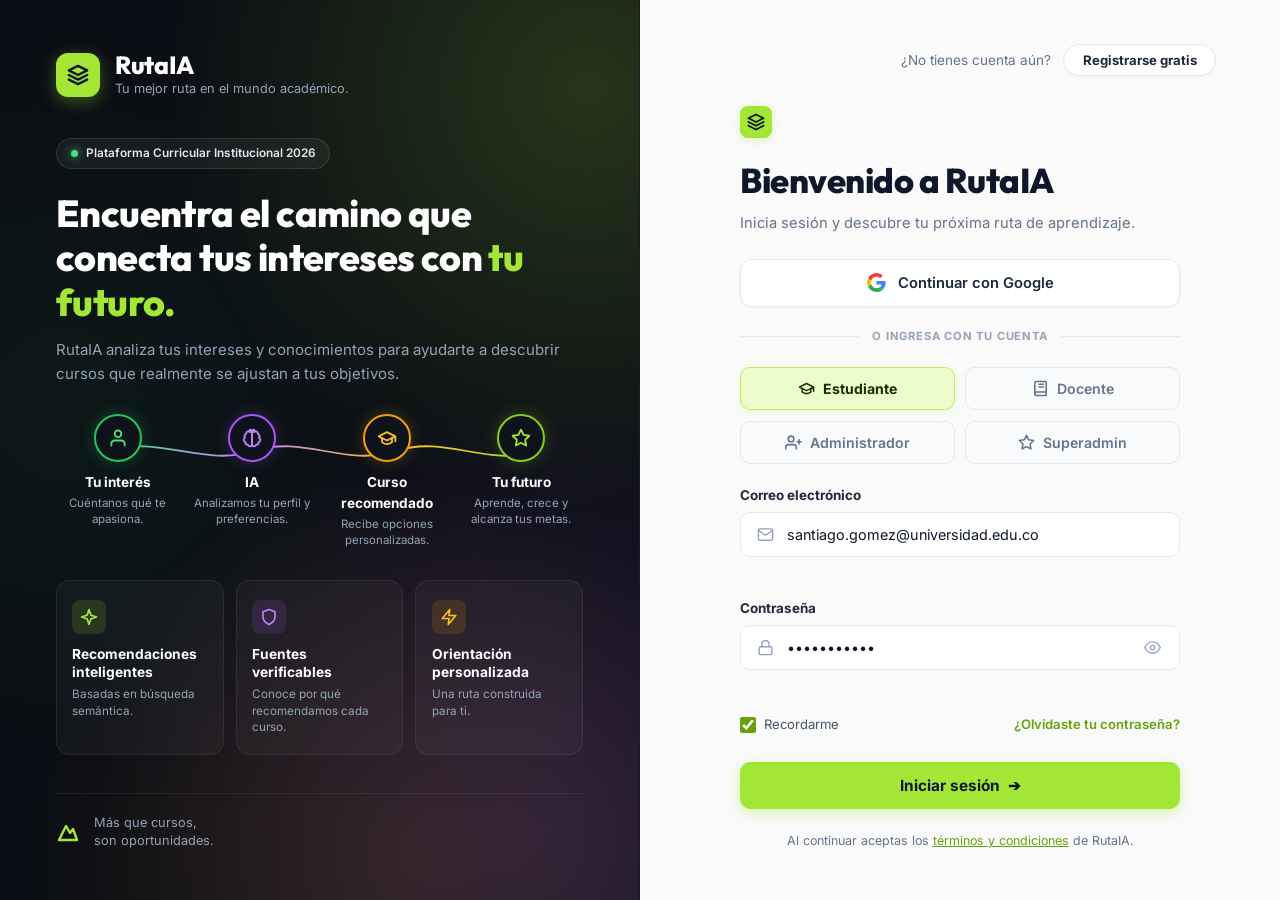
<file: frontend/login.html>
<!DOCTYPE html>
<html lang="es">
<head>
  <meta charset="UTF-8">
  <meta name="viewport" content="width=device-width, initial-scale=1.0, maximum-scale=5.0">
  <title>Acceso y Registro Institucional - RutaIA | Iniciar Sesión o Registrarse Gratis</title>
  <meta name="description" content="Portal oficial de acceso y registro para estudiantes y administradores en RutaIA, plataforma de recomendación académica y orientación curricular con IA.">
  <meta name="keywords" content="iniciar sesión, registro estudiantes, acceso institucional, orientación académica, RutaIA, universidad">
  <meta name="author" content="Editorial Learning Lab - RutaIA">
  <meta name="robots" content="index, follow">
  <meta name="theme-color" content="#121316">
  <link rel="canonical" href="https://rutaia.universidad.edu.co/login.html">

  <!-- Open Graph -->
  <meta property="og:type" content="website">
  <meta property="og:locale" content="es_CO">
  <meta property="og:site_name" content="RutaIA - Editorial Learning Lab">
  <meta property="og:title" content="Acceso y Registro Institucional - RutaIA">
  <meta property="og:description" content="Inicia sesión o regístrate gratis para recibir recomendaciones curriculares inteligentes impulsadas por IA.">
  <meta property="og:url" content="https://rutaia.universidad.edu.co/login.html">
  <meta property="og:image" content="https://rutaia.universidad.edu.co/img/og-preview.png">

  <!-- Twitter Cards -->
  <meta name="twitter:card" content="summary_large_image">
  <meta name="twitter:title" content="Acceso y Registro - RutaIA">
  <meta name="twitter:description" content="Inicia sesión o regístrate en la plataforma institucional de orientación vocacional RutaIA.">
  <meta name="twitter:image" content="https://rutaia.universidad.edu.co/img/og-preview.png">

  <!-- Datos Estructurados Schema.org JSON-LD -->
  <script type="application/ld+json">
  {
    "@context": "https://schema.org",
    "@type": "WebPage",
    "name": "Acceso y Registro Institucional RutaIA",
    "url": "https://rutaia.universidad.edu.co/login.html",
    "description": "Portal oficial de acceso y registro de estudiantes para la plataforma de orientación académica RutaIA.",
    "isPartOf": {
      "@type": "WebSite",
      "name": "RutaIA",
      "url": "https://rutaia.universidad.edu.co/"
    }
  }
  </script>

  <!-- Fuentes Google Fonts: Inter y Outfit -->
  <link rel="preconnect" href="https://fonts.googleapis.com">
  <link rel="preconnect" href="https://fonts.gstatic.com" crossorigin>
  <link href="https://fonts.googleapis.com/css2?family=Inter:wght@400;500;600;700;800&family=Outfit:wght@500;600;700;800&display=swap" rel="stylesheet">

  <!-- Estilos del Sistema -->
  <link rel="stylesheet" href="css/variables.css?v=6.5">
  <link rel="stylesheet" href="css/styles.css?v=6.5">

  <!-- Router Guard: La sesión reside exclusivamente en el servidor Redis mediante HttpOnly Cookie -->
  <script>
    try {
      localStorage.removeItem('rutaia_user');
      localStorage.removeItem('rutaia_active_student_id');
    } catch(e) {}

    (function() {
      const params = new URLSearchParams(window.location.search);
      if (params.has('logout') || params.has('cambiar')) return;

      const authMeUrl = (window.location.hostname === 'localhost' || window.location.hostname === '127.0.0.1')
        ? 'http://localhost:8080/api/auth/me'
        : 'https://proyecto-ia2-santiago-tomas.onrender.com/api/auth/me';

      fetch(authMeUrl, { credentials: 'include' })
        .then(res => {
          if (res.ok) {
            window.location.replace('index.html');
          }
        })
        .catch(() => {});
    })();
  </script>
</head>
<body class="pro-login-body">

  <div class="pro-split-wrapper">

    <!-- ====================================================================
         COLUMNA IZQUIERDA: SHOWCASE INSTITUCIONAL (DARK THEME CON AURORA GLOW)
         ==================================================================== -->
    <aside class="pro-showcase-panel">
      <!-- Glow ambiental decorativo (Lime superior y Violeta/Ámbar inferior) -->
      <div class="pro-showcase-glow" aria-hidden="true"></div>

      <!-- Top: Marca Institucional con icono de capas apiladas -->
      <div class="pro-showcase-brand">
        <div class="pro-brand-badge">
          <svg width="22" height="22" viewBox="0 0 24 24" fill="none" stroke="#0F172A" stroke-width="2.6" stroke-linecap="round" stroke-linejoin="round">
            <polygon points="12 2 2 7 12 12 22 7 12 2"></polygon>
            <polyline points="2 17 12 22 22 17"></polyline>
            <polyline points="2 12 12 17 22 12"></polyline>
          </svg>
        </div>
        <div class="pro-brand-text">
          <span class="pro-brand-name">RutaIA</span>
          <span class="pro-brand-tagline">Tu mejor ruta en el mundo académico.</span>
        </div>
      </div>

      <!-- Contenido Central: Titular, Stepper de 4 Pasos y Bento Cards -->
      <div class="pro-showcase-content">
        <!-- Badge de Estado Activo -->
        <div class="pro-status-pill">
          <span class="pro-status-dot"></span>
          <span>Plataforma Curricular Institucional 2026</span>
        </div>

        <!-- Titular Principal -->
        <h1 class="pro-showcase-headline">
          Encuentra el camino que conecta tus intereses con <span class="highlight-lime">tu futuro.</span>
        </h1>
        <p class="pro-showcase-subtext">
          RutaIA analiza tus intereses y conocimientos para ayudarte a descubrir cursos que realmente se ajustan a tus objetivos.
        </p>

        <!-- Stepper Horizontal: 4 Nodos de Proceso con Línea Conectora Ondulada -->
        <div class="pro-journey-stepper">
          <!-- Curva SVG Conectora de Fondo -->
          <svg class="journey-wave-svg" viewBox="0 0 520 70" fill="none" preserveAspectRatio="none" aria-hidden="true">
            <path d="M 45 35 C 105 12, 145 58, 195 35 C 245 12, 285 58, 335 35 C 385 12, 425 58, 475 35" 
                  stroke="url(#journeyWaveGrad)" stroke-width="2.5" stroke-linecap="round" />
            <defs>
              <linearGradient id="journeyWaveGrad" x1="0%" y1="0%" x2="100%" y2="0%">
                <stop offset="0%" stop-color="#4ADE80" />
                <stop offset="35%" stop-color="#C084FC" />
                <stop offset="70%" stop-color="#FBBF24" />
                <stop offset="100%" stop-color="#A3E635" />
              </linearGradient>
            </defs>
          </svg>

          <div class="journey-nodes-row">
            <!-- Nodo 1: Tu Interés -->
            <div class="journey-node">
              <div class="node-circle circle-interest">
                <svg width="20" height="20" viewBox="0 0 24 24" fill="none" stroke="currentColor" stroke-width="2.2" stroke-linecap="round" stroke-linejoin="round">
                  <path d="M20 21v-2a4 4 0 0 0-4-4H8a4 4 0 0 0-4 4v2"></path>
                  <circle cx="12" cy="7" r="4"></circle>
                </svg>
              </div>
              <h5 class="node-title">Tu interés</h5>
              <p class="node-desc">Cuéntanos qué te apasiona.</p>
            </div>

            <!-- Nodo 2: IA -->
            <div class="journey-node">
              <div class="node-circle circle-ai">
                <svg width="20" height="20" viewBox="0 0 24 24" fill="none" stroke="currentColor" stroke-width="2.2" stroke-linecap="round" stroke-linejoin="round">
                  <path d="M9.5 2A2.5 2.5 0 0 1 12 4.5v15a2.5 2.5 0 0 1-4.96.44 2.5 2.5 0 0 1-2.96-3.08 3 3 0 0 1-.34-5.58 2.5 2.5 0 0 1 1.32-4.24 2.5 2.5 0 0 1 4.44-2.04z"></path>
                  <path d="M14.5 2A2.5 2.5 0 0 0 12 4.5v15a2.5 2.5 0 0 0 4.96.44 2.5 2.5 0 0 0 2.96-3.08 3 3 0 0 0 .34-5.58 2.5 2.5 0 0 0-1.32-4.24 2.5 2.5 0 0 0-4.44-2.04z"></path>
                </svg>
              </div>
              <h5 class="node-title">IA</h5>
              <p class="node-desc">Analizamos tu perfil y preferencias.</p>
            </div>

            <!-- Nodo 3: Curso Recomendado -->
            <div class="journey-node">
              <div class="node-circle circle-course">
                <svg width="20" height="20" viewBox="0 0 24 24" fill="none" stroke="currentColor" stroke-width="2.2" stroke-linecap="round" stroke-linejoin="round">
                  <path d="M22 10v6M2 10l10-5 10 5-10 5z"></path>
                  <path d="M6 12v5c3 3 9 3 12 0v-5"></path>
                </svg>
              </div>
              <h5 class="node-title">Curso recomendado</h5>
              <p class="node-desc">Recibe opciones personalizadas.</p>
            </div>

            <!-- Nodo 4: Tu Futuro -->
            <div class="journey-node">
              <div class="node-circle circle-future">
                <svg width="20" height="20" viewBox="0 0 24 24" fill="none" stroke="currentColor" stroke-width="2.2" stroke-linecap="round" stroke-linejoin="round">
                  <polygon points="12 2 15.09 8.26 22 9.27 17 14.14 18.18 21.02 12 17.77 5.82 21.02 7 14.14 2 9.27 8.91 8.26 12 2"></polygon>
                </svg>
              </div>
              <h5 class="node-title">Tu futuro</h5>
              <p class="node-desc">Aprende, crece y alcanza tus metas.</p>
            </div>
          </div>
        </div>

        <!-- Fila de 3 Bento Cards Horizontales -->
        <div class="pro-bento-row">
          <!-- Card 1: Recomendaciones inteligentes -->
          <div class="pro-bento-tile">
            <div class="tile-icon-box box-lime">
              <svg width="18" height="18" viewBox="0 0 24 24" fill="none" stroke="currentColor" stroke-width="2.2" stroke-linecap="round" stroke-linejoin="round">
                <path d="M12 2L14.5 9.5L22 12L14.5 14.5L12 22L9.5 14.5L2 12L9.5 9.5L12 2Z"></path>
              </svg>
            </div>
            <h5>Recomendaciones inteligentes</h5>
            <p>Basadas en búsqueda semántica.</p>
          </div>

          <!-- Card 2: Fuentes verificables -->
          <div class="pro-bento-tile">
            <div class="tile-icon-box box-purple">
              <svg width="18" height="18" viewBox="0 0 24 24" fill="none" stroke="currentColor" stroke-width="2.2" stroke-linecap="round" stroke-linejoin="round">
                <path d="M12 22s8-4 8-10V5l-8-3-8 3v7c0 6 8 10 8 10z"></path>
              </svg>
            </div>
            <h5>Fuentes verificables</h5>
            <p>Conoce por qué recomendamos cada curso.</p>
          </div>

          <!-- Card 3: Orientación personalizada -->
          <div class="pro-bento-tile">
            <div class="tile-icon-box box-amber">
              <svg width="18" height="18" viewBox="0 0 24 24" fill="none" stroke="currentColor" stroke-width="2.2" stroke-linecap="round" stroke-linejoin="round">
                <polygon points="13 2 3 14 12 14 11 22 21 10 12 10 13 2"></polygon>
              </svg>
            </div>
            <h5>Orientación personalizada</h5>
            <p>Una ruta construida para ti.</p>
          </div>
        </div>

      </div>

      <!-- Bottom: Frase institucional con isotipo geométrico -->
      <div class="pro-showcase-footer">
        <div class="pro-footer-brand-icon">
          <svg width="24" height="24" viewBox="0 0 24 24" fill="none" stroke="#A3E635" stroke-width="2.4" stroke-linecap="round" stroke-linejoin="round">
            <path d="M3 20L10 6L14 13L17 9L21 20H3Z"/>
          </svg>
        </div>
        <p class="pro-footer-quote-text">
          Más que cursos,<br>son oportunidades.
        </p>
      </div>
    </aside>

    <!-- ====================================================================
         COLUMNA DERECHA: FORMULARIO DE ACCESO Y REGISTRO (CLEAN EDITORIAL)
         ==================================================================== -->
    <main class="pro-form-panel">

      <!-- Barra superior con switcher rápido (Pill outline) -->
      <div class="pro-top-switch">
        <span class="pro-switch-label" id="switch-prompt">¿No tienes cuenta aún?</span>
        <button type="button" class="pro-switch-btn" id="btn-toggle-mode">Registrarse gratis</button>
      </div>

      <div class="pro-form-card-wrapper">

        <!-- ==========================================================
             PANEL 1: INICIAR SESIÓN (GOOGLE, ROLES Y CREDENCIALES)
             ========================================================== -->
        <div class="pro-panel active" id="pro-panel-login">
          <!-- Mini Brand Icon encima del título -->
          <div class="pro-form-brand-mark">
            <svg width="18" height="18" viewBox="0 0 24 24" fill="none" stroke="#0F172A" stroke-width="2.6" stroke-linecap="round" stroke-linejoin="round">
              <polygon points="12 2 2 7 12 12 22 7 12 2"></polygon>
              <polyline points="2 17 12 22 22 17"></polyline>
              <polyline points="2 12 12 17 22 12"></polyline>
            </svg>
          </div>

          <div class="pro-form-header">
            <!-- Título sin emoji de saludo según solicitud explícita -->
            <h2 class="pro-form-title">Bienvenido a RutaIA</h2>
            <p class="pro-form-subtitle">Inicia sesión y descubre tu próxima ruta de aprendizaje.</p>
          </div>

          <!-- Botón Oficial Google Sign-In -->
          <button type="button" class="pro-btn-google" id="login-google-btn">
            <svg width="19" height="19" viewBox="0 0 48 48" class="google-svg">
              <path fill="#EA4335" d="M24 9.5c3.54 0 6.71 1.22 9.21 3.6l6.85-6.85C35.9 2.38 30.47 0 24 0 14.62 0 6.51 5.38 2.56 13.22l7.98 6.19C12.43 13.72 17.74 9.5 24 9.5z"/>
              <path fill="#4285F4" d="M46.98 24.55c0-1.57-.15-3.09-.38-4.55H24v9.02h12.94c-.58 2.96-2.26 5.48-4.78 7.18l7.73 6c4.51-4.18 7.09-10.36 7.09-17.65z"/>
              <path fill="#FBBC05" d="M10.53 28.59c-.48-1.45-.76-2.99-.76-4.59s.27-3.14.76-4.59l-7.98-6.19C.92 16.46 0 20.12 0 24c0 3.88.92 7.54 2.56 10.78l7.97-6.19z"/>
              <path fill="#34A853" d="M24 48c6.48 0 11.93-2.13 15.89-5.81l-7.73-6c-2.15 1.45-4.92 2.3-8.16 2.3-6.26 0-11.57-4.22-13.47-9.91l-7.98 6.19C6.51 42.62 14.62 48 24 48z"/>
            </svg>
            <span>Continuar con Google</span>
          </button>

          <!-- Divider Minimalista -->
          <div class="pro-divider">
            <span>O INGRESA CON TU CUENTA</span>
          </div>

          <!-- Selector Segmentado de Rol (Estudiante con birrete / Docente / Administrador con icono de gestión) -->
          <div class="pro-segmented-roles" role="radiogroup" aria-label="Selecciona tu rol">
            <button type="button" class="role-segment active" id="seg-role-student" data-role="ESTUDIANTE">
              <svg width="17" height="17" viewBox="0 0 24 24" fill="none" stroke="currentColor" stroke-width="2.2" stroke-linecap="round" stroke-linejoin="round">
                <path d="M22 10v6M2 10l10-5 10 5-10 5z"></path>
                <path d="M6 12v5c3 3 9 3 12 0v-5"></path>
              </svg>
              <span>Estudiante</span>
            </button>
            <button type="button" class="role-segment" id="seg-role-docente" data-role="DOCENTE">
              <svg width="17" height="17" viewBox="0 0 24 24" fill="none" stroke="currentColor" stroke-width="2.2" stroke-linecap="round" stroke-linejoin="round">
                <path d="M4 19.5A2.5 2.5 0 0 1 6.5 17H20"></path>
                <path d="M6.5 2H20v20H6.5A2.5 2.5 0 0 1 4 19.5v-15A2.5 2.5 0 0 1 6.5 2z"></path>
                <line x1="10" y1="6" x2="16" y2="6"></line>
                <line x1="10" y1="10" x2="16" y2="10"></line>
              </svg>
              <span>Docente</span>
            </button>
            <button type="button" class="role-segment" id="seg-role-admin" data-role="ADMINISTRADOR">
              <svg width="17" height="17" viewBox="0 0 24 24" fill="none" stroke="currentColor" stroke-width="2.2" stroke-linecap="round" stroke-linejoin="round">
                <path d="M16 21v-2a4 4 0 0 0-4-4H5a4 4 0 0 0-4 4v2"></path>
                <circle cx="8.5" cy="7" r="4"></circle>
                <line x1="20" y1="8" x2="20" y2="14"></line>
                <line x1="23" y1="11" x2="17" y2="11"></line>
              </svg>
              <span>Administrador</span>
            </button>
            <button type="button" class="role-segment" id="seg-role-superadmin" data-role="SUPERADMIN">
              <svg width="17" height="17" viewBox="0 0 24 24" fill="none" stroke="currentColor" stroke-width="2.2" stroke-linecap="round" stroke-linejoin="round">
                <path d="M12 2l3.09 6.26L22 9.27l-5 4.87 1.18 6.88L12 17.77l-6.18 3.25L7 14.14 2 9.27l6.91-1.01L12 2z"></path>
              </svg>
              <span>Superadmin</span>
            </button>
          </div>

          <!-- Formulario de Acceso -->
          <form id="pro-form-login" class="pro-auth-form" novalidate>
            <!-- Correo Electrónico -->
            <div class="pro-field">
              <label for="login-email">Correo electrónico</label>
              <div class="pro-input-wrapper">
                <svg class="pro-field-icon" width="17" height="17" viewBox="0 0 24 24" fill="none" stroke="currentColor" stroke-width="2" stroke-linecap="round" stroke-linejoin="round">
                  <path d="M4 4h16c1.1 0 2 .9 2 2v12c0 1.1-.9 2-2 2H4c-1.1 0-2-.9-2-2V6c0-1.1.9-2 2-2z"></path>
                  <polyline points="22,6 12,13 2,6"></polyline>
                </svg>
                <input type="email" id="login-email" required placeholder="tu.correo@institucion.edu.co" value="santiago.gomez@universidad.edu.co" autocomplete="email" />
              </div>
              <div class="input-validation-msg" id="login-email-msg"></div>
            </div>

            <!-- Contraseña -->
            <div class="pro-field">
              <label for="login-password">Contraseña</label>
              <div class="pro-input-wrapper">
                <svg class="pro-field-icon" width="17" height="17" viewBox="0 0 24 24" fill="none" stroke="currentColor" stroke-width="2" stroke-linecap="round" stroke-linejoin="round">
                  <rect x="3" y="11" width="18" height="11" rx="2" ry="2"></rect>
                  <path d="M7 11V7a5 5 0 0 1 10 0v4"></path>
                </svg>
                <input type="password" id="login-password" required placeholder="Ingresa tu contraseña" autocomplete="current-password" />
                <button type="button" class="btn-toggle-pwd" data-target="login-password" title="Mostrar u ocultar contraseña">
                  <svg class="eye-icon" width="17" height="17" viewBox="0 0 24 24" fill="none" stroke="currentColor" stroke-width="2" stroke-linecap="round" stroke-linejoin="round">
                    <path d="M1 12s4-8 11-8 11 8 11 8-4 8-11 8-11-8-11-8z"></path>
                    <circle cx="12" cy="12" r="3"></circle>
                  </svg>
                </button>
              </div>
              <div class="input-validation-msg" id="login-password-msg"></div>
            </div>

            <!-- Fila: Recordarme y ¿Olvidaste tu contraseña? -->
            <div class="pro-form-extra-row">
              <label class="pro-checkbox-label">
                <input type="checkbox" id="login-remember" checked />
                <span>Recordarme</span>
              </label>
              <a href="#" class="pro-forgot-link" id="btn-forgot-password" onclick="event.preventDefault(); alert('Por favor contacta al administrador del sistema para restablecer tu contraseña institucional.');">¿Olvidaste tu contraseña?</a>
            </div>

            <!-- Botón Primario de Ingreso -->
            <button type="submit" class="pro-btn-primary" id="btn-submit-login">
              <span>Iniciar sesión</span>
              <span class="pro-btn-arrow">➔</span>
            </button>
          </form>

          <!-- Nota de Términos al Pie -->
          <div class="pro-terms-footer">
            <span>Al continuar aceptas los <a href="#" class="pro-terms-link" onclick="event.preventDefault();">términos y condiciones</a> de RutaIA.</span>
          </div>

        </div>

        <!-- ==========================================================
             PANEL 2: REGISTRARSE GRATIS (INSCRIBIRSE COMO ESTUDIANTE)
             ========================================================== -->
        <div class="pro-panel" id="pro-panel-register">
          <div class="pro-form-brand-mark">
            <svg width="18" height="18" viewBox="0 0 24 24" fill="none" stroke="#0F172A" stroke-width="2.6" stroke-linecap="round" stroke-linejoin="round">
              <polygon points="12 2 2 7 12 12 22 7 12 2"></polygon>
              <polyline points="2 17 12 22 22 17"></polyline>
              <polyline points="2 12 12 17 22 12"></polyline>
            </svg>
          </div>

          <div class="pro-form-header">
            <div class="pro-tag-badge">Inscripción Gratuita</div>
            <h2 class="pro-form-title">Crea tu cuenta de Estudiante</h2>
            <p class="pro-form-subtitle">Regístrate para chatear con el Asesor Vocacional de IA y recibir recomendaciones curriculares.</p>
          </div>

          <form id="pro-form-register" class="pro-auth-form" novalidate>

            <!-- Nombre Completo -->
            <div class="pro-field">
              <label for="reg-name">Nombre completo *</label>
              <div class="pro-input-wrapper">
                <svg class="pro-field-icon" width="17" height="17" viewBox="0 0 24 24" fill="none" stroke="currentColor" stroke-width="2" stroke-linecap="round" stroke-linejoin="round">
                  <path d="M20 21v-2a4 4 0 0 0-4-4H8a4 4 0 0 0-4 4v2"></path>
                  <circle cx="12" cy="7" r="4"></circle>
                </svg>
                <input type="text" id="reg-name" required placeholder="Ej: Valentina Morales Torres" autocomplete="name" />
              </div>
              <div class="input-validation-msg" id="reg-name-msg"></div>
            </div>

            <!-- Correo Electrónico con Validación de Gmail Inteligente -->
            <div class="pro-field">
              <label for="reg-email">Correo electrónico (Gmail o institucional) *</label>
              <div class="pro-input-wrapper">
                <svg class="pro-field-icon" width="17" height="17" viewBox="0 0 24 24" fill="none" stroke="currentColor" stroke-width="2" stroke-linecap="round" stroke-linejoin="round">
                  <path d="M4 4h16c1.1 0 2 .9 2 2v12c0 1.1-.9 2-2 2H4c-1.1 0-2-.9-2-2V6c0-1.1.9-2 2-2z"></path>
                  <polyline points="22,6 12,13 2,6"></polyline>
                </svg>
                <input type="email" id="reg-email" required placeholder="ejemplo@gmail.com o tu@universidad.edu.co" autocomplete="email" />
              </div>
              <div class="input-validation-msg" id="reg-email-msg"></div>
            </div>

            <!-- Contraseña -->
            <div class="pro-field">
              <label for="reg-password">Contraseña *</label>
              <div class="pro-input-wrapper">
                <svg class="pro-field-icon" width="17" height="17" viewBox="0 0 24 24" fill="none" stroke="currentColor" stroke-width="2" stroke-linecap="round" stroke-linejoin="round">
                  <rect x="3" y="11" width="18" height="11" rx="2" ry="2"></rect>
                  <path d="M7 11V7a5 5 0 0 1 10 0v4"></path>
                </svg>
                <input type="password" id="reg-password" required placeholder="Mínimo 6 caracteres" autocomplete="new-password" />
                <button type="button" class="btn-toggle-pwd" data-target="reg-password" title="Mostrar u ocultar contraseña">
                  <svg class="eye-icon" width="17" height="17" viewBox="0 0 24 24" fill="none" stroke="currentColor" stroke-width="2" stroke-linecap="round" stroke-linejoin="round">
                    <path d="M1 12s4-8 11-8 11 8 11 8-4 8-11 8-11-8-11-8z"></path>
                    <circle cx="12" cy="12" r="3"></circle>
                  </svg>
                </button>
              </div>
              <div class="input-validation-msg" id="reg-password-msg"></div>
            </div>

            <!-- Confirmar Contraseña -->
            <div class="pro-field">
              <label for="reg-password-confirm">Confirmar contraseña *</label>
              <div class="pro-input-wrapper">
                <svg class="pro-field-icon" width="17" height="17" viewBox="0 0 24 24" fill="none" stroke="currentColor" stroke-width="2" stroke-linecap="round" stroke-linejoin="round">
                  <rect x="3" y="11" width="18" height="11" rx="2" ry="2"></rect>
                  <path d="M7 11V7a5 5 0 0 1 10 0v4"></path>
                </svg>
                <input type="password" id="reg-password-confirm" required placeholder="Repite tu contraseña" autocomplete="new-password" />
              </div>
              <div class="input-validation-msg" id="reg-password-confirm-msg"></div>
            </div>

            <!-- Nivel de Experiencia -->
            <div class="pro-field">
              <label for="reg-level">Nivel de experiencia académica *</label>
              <div class="pro-select-wrapper">
                <select id="reg-level" required>
                  <option value="">Selecciona tu nivel</option>
                  <option value="Principiante">Principiante (Desde cero)</option>
                  <option value="Intermedio" selected>Intermedio (Con conocimientos previos)</option>
                  <option value="Avanzado">Avanzado (Especialización)</option>
                </select>
              </div>
            </div>

            <!-- Área de Interés Vocacional -->
            <div class="pro-field">
              <label for="reg-area">Área de interés principal *</label>
              <div class="pro-input-wrapper">
                <svg class="pro-field-icon" width="17" height="17" viewBox="0 0 24 24" fill="none" stroke="currentColor" stroke-width="2" stroke-linecap="round" stroke-linejoin="round">
                  <polygon points="12 2 15.09 8.26 22 9.27 17 14.14 18.18 21.02 12 17.77 5.82 21.02 7 14.14 2 9.27 8.91 8.26 12 2"></polygon>
                </svg>
                <input type="text" id="reg-area" required placeholder="Ej: Inteligencia Artificial, Desarrollo Web..." value="Inteligencia Artificial y Software" />
              </div>
              <div class="pro-chips-row">
                <span class="pro-mini-chip" data-val="Inteligencia Artificial">IA & Modelos</span>
                <span class="pro-mini-chip" data-val="Desarrollo Web Fullstack">Desarrollo Web</span>
                <span class="pro-mini-chip" data-val="Cloud y DevOps">Cloud & DevOps</span>
                <span class="pro-mini-chip" data-val="Ciberseguridad">Ciberseguridad</span>
              </div>
              <div class="input-validation-msg" id="reg-area-msg"></div>
            </div>

            <!-- Botón Primario de Registro -->
            <button type="submit" class="pro-btn-primary" id="btn-submit-register">
              <span>Crear Cuenta de Estudiante e Ingresar</span>
              <span class="pro-btn-arrow">➔</span>
            </button>
          </form>

          <div class="pro-terms-footer">
            <span>Al registrarte aceptas los <a href="#" class="pro-terms-link" onclick="event.preventDefault();">términos y condiciones</a> de RutaIA.</span>
          </div>
        </div>

      </div>

    </main>

  </div>

  <!-- Contenedor Toast para Notificaciones -->
  <div class="toast-container" id="toast-container"></div>

  <!-- Script Modular de Login -->
  <script type="module" src="js/login.js"></script>
</body>
</html>
</file>
<file: frontend/css/variables.css>
/* ==========================================================
   RutaIA - Concepto 2: Editorial Learning Lab (Design System)
   Inspirado en estética editorial, cálida, limpia y académica.
   ========================================================== */

:root {
  /* Fondos y Superficies Cálidas */
  --bg-body: #F7F5EE;
  --bg-sidebar: #FFFFFF;
  --bg-surface: #FFFFFF;
  --bg-card: #FFFFFF;
  --bg-card-subtle: #F2EFE8;
  --bg-input: #FFFFFF;
  --bg-highlight: #E4FB52;

  /* Acentos Principales de Marca */
  --accent-lime: #D7F338;
  --accent-lime-hover: #C5E226;
  --accent-coral: #FF5E3A;
  --accent-orange: #FF9F38;
  --accent-emerald: #10B981;
  --accent-success: #16A34A;
  --accent-danger: #EF4444;

  /* Mosaicos Pastel de Categorías (Bento Grid) */
  --cat-web-bg: #E8F88E;
  --cat-web-text: #374706;
  --cat-java-bg: #FEE1BA;
  --cat-java-text: #733E0A;
  --cat-data-bg: #FFD4CE;
  --cat-data-text: #7A281E;
  --cat-rpa-bg: #F8D3EC;
  --cat-rpa-text: #6B1E54;
  --cat-ai-bg: #DFDAFC;
  --cat-ai-text: #32267B;
  --cat-security-bg: #C7F6EB;
  --cat-security-text: #0E5848;
  --cat-docker-bg: #D4F4F0;
  --cat-docker-text: #135A52;

  /* Tipografía y Textos */
  --text-primary: #18191E;
  --text-secondary: #575861;
  --text-muted: #848590;
  --text-on-lime: #121316;

  /* Bordes y Líneas */
  --border-subtle: #E8E4DB;
  --border-card: #ECE8E0;
  --border-focus: #18191E;

  /* Sombras Suaves Editoriales */
  --shadow-xs: 0 1px 2px rgba(24, 25, 30, 0.04);
  --shadow-sm: 0 2px 8px rgba(24, 25, 30, 0.05);
  --shadow-card: 0 4px 16px -2px rgba(24, 25, 30, 0.04), 0 1px 3px rgba(24, 25, 30, 0.03);
  --shadow-hover: 0 10px 25px -4px rgba(24, 25, 30, 0.07);

  /* Bordes Redondeados */
  --radius-xs: 6px;
  --radius-sm: 10px;
  --radius-md: 14px;
  --radius-lg: 20px;
  --radius-xl: 26px;
  --radius-full: 9999px;

  /* Tipografías */
  --font-sans: 'Inter', -apple-system, BlinkMacSystemFont, "Segoe UI", Roboto, sans-serif;
  --font-heading: 'Outfit', -apple-system, BlinkMacSystemFont, sans-serif;

  /* Transiciones */
  --transition-fast: 0.15s ease;
  --transition-normal: 0.22s cubic-bezier(0.2, 0, 0, 1);
}
</file>
<file: frontend/css/styles.css>
/* ==========================================================
   RutaIA - Concepto 2: Editorial Learning Lab (Design System)
   Inspirado en diseño editorial académico, cálido y premium.
   ========================================================== */

/* 1. Reset y Estilos Base */
*, *::before, *::after {
  box-sizing: border-box;
  margin: 0;
  padding: 0;
}

html {
  scroll-behavior: smooth;
}

body {
  background-color: var(--bg-body, #F7F5EE);
  background-image: 
    radial-gradient(circle at 10% 8%, rgba(215, 243, 56, 0.15) 0px, transparent 400px),
    radial-gradient(circle at 90% 12%, rgba(255, 186, 122, 0.14) 0px, transparent 450px),
    radial-gradient(circle at 85% 85%, rgba(199, 195, 250, 0.12) 0px, transparent 400px);
  color: var(--text-primary, #121316);
  font-family: var(--font-sans, 'Inter', -apple-system, BlinkMacSystemFont, sans-serif);
  font-size: 15px;
  line-height: 1.55;
  -webkit-font-smoothing: antialiased;
  -moz-osx-font-smoothing: grayscale;
  min-height: 100vh;
}

button, input, select, textarea {
  font-family: inherit;
  font-size: inherit;
  color: inherit;
}

/* 2. Layout Principal */
.app-layout {
  display: flex;
  min-height: 100vh;
}

/* Barra Lateral Izquierda (Sidebar) */
.sidebar {
  width: 275px;
  background-color: #FFFFFF;
  border-right: 1px solid rgba(226, 220, 208, 0.85);
  display: flex;
  flex-direction: column;
  justify-content: space-between;
  padding: 1.75rem 1.15rem 1.5rem;
  position: sticky;
  top: 0;
  height: 100vh;
  z-index: 50;
  box-shadow: 2px 0 16px rgba(18, 19, 22, 0.02);
  overflow-y: auto;
  overflow-x: hidden;
}

.sidebar-botanical-art {
  position: absolute;
  bottom: -4px;
  left: -4px;
  width: 96px;
  height: 155px;
  pointer-events: none;
  z-index: 1;
}

.botanical-svg {
  width: 100%;
  height: 100%;
}

.brand {
  display: flex;
  align-items: center;
  gap: 0.85rem;
  margin-bottom: 2.5rem;
  padding: 0 0.5rem;
}

.brand-badge {
  width: 42px;
  height: 42px;
  background: #121316;
  color: #FFFFFF;
  border-radius: 12px;
  display: flex;
  align-items: center;
  justify-content: center;
  box-shadow: 0 4px 14px rgba(18, 19, 22, 0.16);
  transition: transform 0.2s ease;
}

.brand:hover .brand-badge {
  transform: rotate(-4deg) scale(1.05);
}

.brand-title {
  display: block;
  font-family: var(--font-heading, 'Outfit', sans-serif);
  font-size: 1.45rem;
  font-weight: 800;
  color: #121316;
  letter-spacing: -0.6px;
  line-height: 1.1;
}

.brand-tagline {
  display: block;
  font-size: 0.72rem;
  color: var(--text-muted, #76777E);
  font-weight: 500;
  margin-top: 2px;
}

/* Navegación Lateral */
.sidebar-nav {
  display: flex;
  flex-direction: column;
  gap: 0.45rem;
}

.nav-item {
  display: flex;
  align-items: center;
  gap: 0.75rem;
  padding: 0.72rem 0.95rem;
  border-radius: 12px;
  border: 1px solid transparent;
  background: transparent;
  color: var(--text-secondary, #4B4C52);
  font-weight: 500;
  font-size: 0.86rem;
  line-height: 1.25;
  cursor: pointer;
  text-align: left;
  white-space: nowrap;
  min-height: 44px;
  box-sizing: border-box;
  transition: all 0.2s cubic-bezier(0.16, 1, 0.3, 1);
}

.nav-label {
  white-space: nowrap;
  overflow: hidden;
  text-overflow: ellipsis;
  flex: 1;
}

.nav-svg {
  stroke-width: 2.2;
  color: inherit;
  flex-shrink: 0;
  transition: transform 0.2s ease;
}

.nav-item:hover {
  background-color: #F6F4EC;
  color: #121316;
  transform: translateX(3px);
}

.nav-item:hover .nav-svg {
  transform: scale(1.1);
}

.nav-item.active {
  background-color: var(--accent-lime, #D7F338);
  color: #121316;
  font-weight: 700;
  border-color: rgba(0, 0, 0, 0.05);
  box-shadow: 0 4px 14px rgba(215, 243, 56, 0.38);
  transform: translateX(4px);
}

/* Tarjeta Inferior de la Barra Lateral (Editorial) */
.sidebar-footer-container {
  margin-top: auto;
  position: relative;
  z-index: 2;
  padding-top: 1rem;
  width: 100%;
}

.sidebar-user-card {
  background: #FAF8F2;
  border: 1.5px solid #18191E;
  border-radius: 16px;
  padding: 0.85rem;
  box-shadow: 3px 3px 0px #18191E;
  display: flex;
  flex-direction: column;
  gap: 0.65rem;
  transition: transform 0.2s ease, box-shadow 0.2s ease;
}

.sidebar-user-card:hover {
  transform: translateY(-1px);
  box-shadow: 4px 4px 0px #18191E;
}

.sidebar-user-profile {
  display: flex;
  align-items: center;
  gap: 0.75rem;
  min-width: 0;
}

.sidebar-user-profile .user-avatar {
  width: 36px;
  height: 36px;
  border-radius: 9999px;
  background: #121316;
  color: #FFFFFF;
  font-weight: 800;
  font-size: 0.82rem;
  display: flex;
  align-items: center;
  justify-content: center;
  flex-shrink: 0;
  border: 1.5px solid #18191E;
}

.sidebar-user-profile .user-meta {
  display: flex;
  flex-direction: column;
  gap: 0.15rem;
  min-width: 0;
  flex: 1;
}

.sidebar-user-profile .user-name {
  font-size: 0.82rem;
  font-weight: 700;
  color: #121316;
  white-space: nowrap;
  overflow: hidden;
  text-overflow: ellipsis;
  line-height: 1.25;
}

.sidebar-user-profile .user-role-badge {
  font-size: 0.65rem;
  font-weight: 700;
  padding: 0.15rem 0.5rem;
  border-radius: 9999px;
  text-transform: uppercase;
  letter-spacing: 0.4px;
  display: inline-block;
  align-self: flex-start;
  line-height: 1.2;
}

.sidebar-logout-btn {
  display: flex;
  align-items: center;
  justify-content: center;
  gap: 0.5rem;
  width: 100%;
  padding: 0.55rem 0.75rem;
  background: rgba(224, 64, 64, 0.06);
  border: 1.2px solid rgba(224, 64, 64, 0.25);
  border-radius: 9px;
  color: #E04040;
  font-size: 0.82rem;
  font-weight: 700;
  font-family: inherit;
  cursor: pointer;
  transition: all 0.18s ease;
  white-space: nowrap;
  box-sizing: border-box;
}

.sidebar-logout-btn svg {
  flex-shrink: 0;
  stroke: #E04040;
  transition: stroke 0.18s ease;
}

.sidebar-logout-btn:hover {
  background: #E04040;
  border-color: #18191E;
  color: #FFFFFF;
  box-shadow: 2px 2px 0px #18191E;
  transform: translate(-1px, -1px);
}

.sidebar-logout-btn:hover svg {
  stroke: #FFFFFF;
}


/* 3. Área Principal de Contenido */
.content-area {
  flex: 1;
  display: flex;
  flex-direction: column;
  min-width: 0;
  position: relative;
  overflow-x: hidden;
}

/* Lienzo de Formas Orgánicas Decorativas de Fondo */
.bg-organic-canvas {
  position: absolute;
  top: 0;
  left: 0;
  right: 0;
  bottom: 0;
  pointer-events: none;
  z-index: 0;
  overflow: hidden;
}

.bg-organic-shape {
  position: absolute;
  pointer-events: none;
  opacity: 0.96;
}

/* Mancha Amarilla Superior Central (Sol / Arco) */
.shape-top-yellow {
  top: 0;
  left: 56%;
  transform: translateX(-50%);
  width: 240px;
  height: 130px;
  opacity: 0.85;
}

/* Pétalo Naranja Superior Izquierdo */
.shape-left-orange {
  top: 130px;
  left: -24px;
  width: 38px;
  height: 80px;
  opacity: 0.85;
  transform: rotate(-10deg);
}

/* Hoja Lima Media Izquierda */
.shape-left-lime-1 {
  top: 260px;
  left: -24px;
  width: 44px;
  height: 95px;
  opacity: 0.85;
  transform: rotate(14deg);
}

/* Hoja Lima Inferior Izquierda */
.shape-left-lime-2 {
  top: 480px;
  left: -20px;
  width: 36px;
  height: 75px;
  opacity: 0.85;
  transform: rotate(-5deg);
}

/* Hoja Naranja Derecha Central */
.shape-right-orange {
  top: 430px;
  right: 40%;
  width: 38px;
  height: 80px;
  opacity: 0.85;
  transform: rotate(8deg);
}

/* Barra Superior Flotante (Header) - Removida para maximizar espacio */
.top-header {
  display: none !important;
}

.user-avatar {
  width: 34px;
  height: 34px;
  border-radius: 9999px;
  background: #121316;
  color: #FFFFFF;
  font-weight: 800;
  font-size: 0.8rem;
  display: flex;
  align-items: center;
  justify-content: center;
  letter-spacing: 0.5px;
}

.user-meta {
  display: flex;
  flex-direction: column;
  margin-right: 0.5rem;
}

.user-name {
  font-weight: 700;
  font-size: 0.86rem;
  color: #121316;
  line-height: 1.2;
}

.user-role {
  font-size: 0.72rem;
  color: var(--text-muted, #76777E);
  font-weight: 500;
}

.btn-change-user {
  background: #FAF8F2;
  border: 1px solid rgba(226, 220, 208, 0.85);
  border-radius: 9999px;
  padding: 0.35rem 0.85rem;
  font-size: 0.78rem;
  font-weight: 600;
  cursor: pointer;
  color: #121316;
  transition: all 0.15s ease;
}

.btn-change-user:hover {
  background: #121316;
  color: #FFFFFF;
  border-color: #121316;
}

/* 4. Contenedor de Vistas */
.views-wrapper {
  padding: 2.25rem 2.75rem 4rem;
  max-width: 1440px;
  width: 100%;
  position: relative;
  z-index: 2;
  box-sizing: border-box;
  min-width: 0;
}

.view-section {
  display: none;
  animation: fadeInView 0.25s cubic-bezier(0.16, 1, 0.3, 1);
  width: 100%;
  max-width: 100%;
  min-width: 0;
  box-sizing: border-box;
}

.view-section.active {
  display: block;
}

@keyframes fadeInView {
  from { opacity: 0; transform: translateY(6px); }
  to { opacity: 1; transform: translateY(0); }
}

/* 5. VISTA 1: INICIO / ASESOR RAG */

/* Hero Editorial */
.hero-editorial {
  display: flex;
  align-items: flex-start;
  justify-content: space-between;
  gap: 1.5rem;
  margin-bottom: 1.5rem;
  padding: 0.25rem 0.25rem 0;
}

.hero-left {
  flex: 1;
}

.hero-headline {
  font-family: var(--font-heading, 'Outfit', sans-serif);
  font-size: 2.35rem;
  font-weight: 800;
  line-height: 1.14;
  letter-spacing: -0.6px;
  color: #121316;
}

.lime-mark {
  background-color: var(--accent-lime, #D7F338);
  color: #121316;
  padding: 0.08rem 0.5rem;
  border-radius: 4px;
  display: inline-block;
  transform: rotate(-0.5deg);
  box-decoration-break: clone;
  -webkit-box-decoration-break: clone;
}

.hero-right {
  width: 235px;
  flex-shrink: 0;
  display: flex;
  flex-direction: column;
  align-items: flex-start;
  padding-top: 0.35rem;
}

.hero-description {
  font-size: 0.85rem;
  line-height: 1.55;
  color: var(--text-secondary, #4B4C52);
}

.hero-doodle {
  margin-top: 0.6rem;
  opacity: 0.85;
}

/* Caja de Consulta Editorial */
.query-editorial-box {
  background: #FFFFFF;
  border: 1px solid rgba(226, 220, 208, 0.9);
  border-radius: 22px;
  padding: 1.85rem;
  margin-bottom: 2.25rem;
  box-shadow: 0 4px 24px rgba(18, 19, 22, 0.03);
  position: relative;
}

.query-box-label {
  display: block;
  font-family: var(--font-heading, 'Outfit', sans-serif);
  font-size: 1.15rem;
  font-weight: 800;
  color: #121316;
  margin-bottom: 0.85rem;
  letter-spacing: -0.2px;
}

.editorial-textarea {
  width: 100%;
  background: #FAF8F2;
  border: 1.5px solid rgba(226, 220, 208, 0.9);
  border-radius: 14px;
  padding: 1rem 1.25rem;
  font-size: 0.98rem;
  color: #121316;
  resize: vertical;
  min-height: 74px;
  outline: none;
  transition: all 0.2s ease;
  line-height: 1.5;
}

.editorial-textarea:focus {
  background: #FFFFFF;
  border-color: #121316;
  box-shadow: 0 0 0 3.5px rgba(215, 243, 56, 0.4);
}

.editorial-textarea::placeholder {
  color: var(--text-muted, #8C8D94);
}

.query-footer-bar {
  display: flex;
  justify-content: space-between;
  align-items: center;
  margin-top: 1.1rem;
}

.query-actions-left {
  display: flex;
  align-items: center;
  gap: 1.1rem;
}

.btn-primary-lime {
  background: var(--accent-lime, #D7F338);
  color: #121316;
  border: none;
  font-weight: 800;
  font-size: 0.92rem;
  padding: 0.85rem 1.65rem;
  border-radius: 12px;
  cursor: pointer;
  display: inline-flex;
  align-items: center;
  gap: 0.65rem;
  box-shadow: 0 4px 14px rgba(215, 243, 56, 0.42);
  transition: all 0.2s cubic-bezier(0.16, 1, 0.3, 1);
}

.btn-primary-lime:hover {
  transform: translateY(-2px);
  box-shadow: 0 6px 20px rgba(215, 243, 56, 0.6);
}

.btn-primary-lime:active {
  transform: translateY(0);
}

.btn-primary-lime:disabled {
  opacity: 0.6;
  cursor: not-allowed;
  transform: none;
  box-shadow: none;
}

.btn-arrow {
  font-size: 1rem;
  transition: transform 0.2s ease;
}

.btn-primary-lime:hover .btn-arrow {
  transform: translateX(3px);
}

.btn-text-options {
  background: transparent;
  border: none;
  color: var(--text-secondary, #4B4C52);
  font-size: 0.85rem;
  font-weight: 600;
  cursor: pointer;
  display: inline-flex;
  align-items: center;
  padding: 0.5rem 0.75rem;
  border-radius: 8px;
  transition: all 0.15s ease;
}

.btn-text-options:hover {
  background: #F6F4EC;
  color: #121316;
}

/* Bandeja de Chips de Consultas */
.suggested-chips-tray {
  margin-top: 1.25rem;
  padding-top: 1.25rem;
  border-top: 1px solid rgba(226, 220, 208, 0.7);
}

.chips-title {
  display: block;
  font-size: 0.78rem;
  font-weight: 700;
  color: var(--text-muted, #76777E);
  text-transform: uppercase;
  letter-spacing: 0.5px;
  margin-bottom: 0.75rem;
}

.chips-group {
  display: flex;
  flex-wrap: wrap;
  gap: 0.55rem;
}

.chip-item {
  background: #FAF8F2;
  border: 1px solid rgba(226, 220, 208, 0.9);
  border-radius: 9999px;
  padding: 0.45rem 0.95rem;
  font-size: 0.82rem;
  font-weight: 600;
  color: #121316;
  cursor: pointer;
  transition: all 0.18s ease;
}

.chip-item:hover {
  background: #121316;
  color: #FFFFFF;
  border-color: #121316;
  transform: translateY(-1px);
}

.chip-item.chip-special {
  border-color: #FCD34D;
  background: #FFFBEB;
  color: #92400E;
}

.chip-item.chip-special:hover {
  background: #92400E;
  color: #FFFFFF;
}

/* 6. Cuadrícula Bento Principal (2 Columnas) */
.bento-grid {
  display: grid;
  grid-template-columns: minmax(0, 1.62fr) minmax(320px, 0.88fr);
  gap: 2.25rem;
  align-items: start;
}

.bento-col-main {
  display: flex;
  flex-direction: column;
  gap: 1.6rem;
  min-width: 0;
}

.bento-col-side {
  display: flex;
  flex-direction: column;
  gap: 1.6rem;
  min-width: 0;
}

/* Sección de Mosaicos Pastel */
.catalog-tiles-section {
  background: #FFFFFF;
  border: 1px solid rgba(226, 220, 208, 0.9);
  border-radius: 22px;
  padding: 1.85rem;
  box-shadow: 0 4px 20px rgba(18, 19, 22, 0.02);
}

.section-header-inline {
  display: flex;
  justify-content: space-between;
  align-items: flex-start;
  margin-bottom: 1.4rem;
}

.bento-title {
  font-family: var(--font-heading, 'Outfit', sans-serif);
  font-size: 1.35rem;
  font-weight: 800;
  color: #121316;
  letter-spacing: -0.3px;
}

.bento-subtitle {
  font-size: 0.86rem;
  color: var(--text-muted, #76777E);
  margin-top: 3px;
}

.link-see-all {
  background: transparent;
  border: none;
  font-size: 0.85rem;
  font-weight: 700;
  color: #121316;
  cursor: pointer;
  white-space: nowrap;
  padding: 0.35rem 0.75rem;
  border-radius: 8px;
  transition: all 0.15s ease;
}

.link-see-all:hover {
  background: #FAF8F2;
  transform: translateX(2px);
}

/* Grid de Mosaicos Pastel */
.pastel-tiles-grid {
  display: grid;
  grid-template-columns: repeat(2, 1fr);
  gap: 0.85rem;
}

.pastel-tile {
  border-radius: 16px;
  padding: 1.15rem 1.25rem;
  cursor: pointer;
  display: flex;
  flex-direction: column;
  justify-content: space-between;
  min-height: 104px;
  box-sizing: border-box;
  transition: transform 0.2s cubic-bezier(0.16, 1, 0.3, 1), box-shadow 0.2s cubic-bezier(0.16, 1, 0.3, 1);
  position: relative;
  overflow: hidden;
  border: 1px solid rgba(0, 0, 0, 0.05);
}

.pastel-tile:hover {
  transform: translateY(-2px);
  box-shadow: 0 6px 16px rgba(0, 0, 0, 0.06), 0 2px 4px rgba(0, 0, 0, 0.03);
}

.tile-icon {
  display: flex;
  align-items: center;
  justify-content: flex-start;
  height: 28px;
  margin-bottom: 0.75rem;
  flex-shrink: 0;
}

.tile-icon svg {
  width: 22px;
  height: 22px;
  display: block;
}

.tile-name {
  font-family: var(--font-heading, 'Outfit', sans-serif);
  font-weight: 700;
  font-size: 0.98rem;
  letter-spacing: -0.2px;
  line-height: 1.25;
  margin-top: auto;
}

/* Colores Pastel Suaves (~15-20% menos saturados para no competir con el verde lima institucional) */
.tile-web { background-color: #F1F9BC; color: #283605; border-color: rgba(200, 225, 90, 0.35); }
.tile-java { background-color: #FFE3CE; color: #4A2608; border-color: rgba(255, 196, 154, 0.35); }
.tile-data { background-color: #FFD5D5; color: #4D1010; border-color: rgba(255, 168, 168, 0.35); }
.tile-rpa { background-color: #FBDCF3; color: #4A0D40; border-color: rgba(248, 180, 232, 0.35); }
.tile-ai { background-color: #E0DEFD; color: #1A164B; border-color: rgba(199, 195, 250, 0.35); }
.tile-security { background-color: #C5F2E6; color: #0A3B30; border-color: rgba(159, 231, 211, 0.35); }
.tile-docker { background-color: #EDF2F7; color: #1E293B; grid-column: 1 / -1; border-color: rgba(203, 213, 225, 0.45); }

/* 7. Tarjeta de Resultados RAG (Editorial Bento) */
.result-bento-card {
  background: #FFFFFF;
  border: 1px solid rgba(226, 220, 208, 0.9);
  border-radius: 22px;
  padding: 2rem;
  box-shadow: 0 8px 30px rgba(18, 19, 22, 0.04);
  animation: slideUpResult 0.3s cubic-bezier(0.16, 1, 0.3, 1);
}

@keyframes slideUpResult {
  from { opacity: 0; transform: translateY(14px); }
  to { opacity: 1; transform: translateY(0); }
}

.result-top-badge-row {
  display: flex;
  justify-content: space-between;
  align-items: center;
  margin-bottom: 1.1rem;
}

.badge-spark-group {
  display: flex;
  align-items: center;
  gap: 0.5rem;
}

.sparkle-icon {
  color: #F59E0B;
  font-size: 1.1rem;
}

.badge-spark-text {
  font-family: var(--font-heading, 'Outfit', sans-serif);
  font-weight: 800;
  font-size: 0.88rem;
  text-transform: uppercase;
  letter-spacing: 0.6px;
  color: #121316;
}

.status-pill {
  font-size: 0.76rem;
  font-weight: 700;
  padding: 0.3rem 0.85rem;
  border-radius: 9999px;
  display: inline-flex;
  align-items: center;
}

.status-pill.respondida {
  background: #DCFCE7;
  color: #15803D;
  border: 1px solid #BBF7D0;
}

.status-pill.sin-resultados {
  background: #FEF3C7;
  color: #92400E;
  border: 1px solid #FDE68A;
}

.query-recap-box {
  background: #FAF8F2;
  border: 1px solid rgba(226, 220, 208, 0.8);
  border-radius: 12px;
  padding: 0.75rem 1.1rem;
  margin-bottom: 1.75rem;
  display: flex;
  align-items: center;
  gap: 0.6rem;
}

.recap-label {
  font-size: 0.76rem;
  font-weight: 700;
  text-transform: uppercase;
  letter-spacing: 0.4px;
  color: var(--text-muted, #76777E);
}

.recap-query {
  font-weight: 700;
  color: #121316;
  font-size: 0.9rem;
}

/* Tarjeta Destacada del Curso (Top 1) */
.featured-course-card {
  background: #FAF8F2;
  border: 1px solid rgba(226, 220, 208, 0.85);
  border-radius: 18px;
  padding: 1.65rem;
  margin-bottom: 1.75rem;
}

.featured-course-layout {
  display: grid;
  grid-template-columns: 140px 1fr auto;
  gap: 1.5rem;
  align-items: center;
}

/* Mini Thumbnail Estilo Código */
.featured-course-thumb {
  background: #141519;
  border-radius: 14px;
  padding: 0.85rem;
  display: flex;
  flex-direction: column;
  justify-content: space-between;
  height: 110px;
  box-shadow: 0 4px 14px rgba(0, 0, 0, 0.15);
  position: relative;
  overflow: hidden;
}

.thumb-window-bar {
  display: flex;
  gap: 4px;
}

.thumb-window-bar span {
  width: 7px;
  height: 7px;
  border-radius: 9999px;
  display: inline-block;
}

.dot-red { background: #EF4444; }
.dot-yellow { background: #F59E0B; }
.dot-green { background: #10B981; }

.thumb-code-lines {
  display: flex;
  flex-direction: column;
  gap: 5px;
  margin: auto 0;
}

.thumb-code-lines .line {
  height: 4px;
  background: rgba(255, 255, 255, 0.2);
  border-radius: 2px;
}

.thumb-code-lines .w-80 { width: 80%; }
.thumb-code-lines .w-60 { width: 60%; }
.thumb-code-lines .w-90 { width: 90%; }
.thumb-code-lines .w-40 { width: 40%; }
.thumb-code-lines .code-accent { background: #D7F338; }
.thumb-code-lines .code-subaccent { background: #60A5FA; }

.thumb-badge-tag {
  font-size: 0.65rem;
  color: rgba(255, 255, 255, 0.7);
  font-weight: 700;
  text-transform: uppercase;
  letter-spacing: 0.4px;
}

/* Info del Curso */
.featured-course-info {
  display: flex;
  flex-direction: column;
  gap: 0.4rem;
}

.match-pill-green {
  background: #DCFCE7;
  color: #15803D;
  border: 1px solid #BBF7D0;
  font-weight: 800;
  font-size: 0.72rem;
  padding: 0.2rem 0.65rem;
  border-radius: 9999px;
  display: inline-block;
  width: fit-content;
}

.course-headline-title {
  font-family: var(--font-heading, 'Outfit', sans-serif);
  font-size: 1.35rem;
  font-weight: 800;
  color: #121316;
  letter-spacing: -0.3px;
  line-height: 1.25;
}

.course-meta-pills {
  display: flex;
  flex-wrap: wrap;
  gap: 0.55rem;
  font-size: 0.78rem;
  color: var(--text-secondary, #4B4C52);
  margin-top: 2px;
}

.course-meta-pills span {
  background: #FFFFFF;
  border: 1px solid rgba(226, 220, 208, 0.85);
  border-radius: 9999px;
  padding: 0.2rem 0.7rem;
}

.course-short-desc {
  font-size: 0.88rem;
  color: var(--text-secondary, #4B4C52);
  line-height: 1.5;
  margin-top: 0.35rem;
}

/* Columna de Acciones y Calibre Circular */
.featured-course-actions {
  display: flex;
  flex-direction: column;
  align-items: center;
  gap: 0.85rem;
}

.similarity-circle-badge {
  display: flex;
  flex-direction: column;
  align-items: center;
  gap: 0.35rem;
  background: transparent;
  border: none;
  box-shadow: none;
}

.similarity-circle-meter {
  width: 66px;
  height: 66px;
  border-radius: 50%;
  background: #F0FDF4;
  border: 2.5px solid #22C55E;
  display: flex;
  align-items: center;
  justify-content: center;
  box-shadow: 0 4px 12px rgba(34, 197, 94, 0.12);
  transition: transform 0.2s cubic-bezier(0.16, 1, 0.3, 1);
}

.similarity-circle-meter:hover {
  transform: scale(1.05);
}

.similarity-circle-val {
  font-family: var(--font-heading, 'Outfit', sans-serif);
  font-weight: 800;
  font-size: 1.15rem;
  color: #15803D;
  line-height: 1;
}

.similarity-circle-txt {
  font-size: 0.68rem;
  color: #64748B;
  font-weight: 700;
  text-transform: uppercase;
  letter-spacing: 0.5px;
  text-align: center;
  white-space: nowrap;
}

.btn-course-details {
  background: #FFFFFF;
  border: 1px solid rgba(226, 220, 208, 0.9);
  border-radius: 9999px;
  padding: 0.45rem 1rem;
  font-size: 0.8rem;
  font-weight: 700;
  color: #121316;
  cursor: pointer;
  white-space: nowrap;
  transition: all 0.18s ease;
}

.btn-course-details:hover {
  background: #121316;
  color: #FFFFFF;
  border-color: #121316;
}

/* AI Rationale Box */
.ai-rationale-box {
  background: #FAF8F2;
  border-left: 4px solid var(--accent-lime, #D7F338);
  padding: 1.25rem 1.4rem;
  border-radius: 0 14px 14px 0;
  margin-bottom: 1.75rem;
}

.rationale-header {
  display: flex;
  align-items: center;
  gap: 0.5rem;
  font-weight: 800;
  font-size: 0.88rem;
  color: #121316;
  margin-bottom: 0.45rem;
}

.rationale-body {
  font-size: 0.92rem;
  color: var(--text-secondary, #4B4C52);
  line-height: 1.6;
}

/* Fuentes de la Recomendación */
.sources-bento-section {
  border-top: 1px solid rgba(226, 220, 208, 0.7);
  padding-top: 1.35rem;
  margin-bottom: 1.75rem;
}

.sources-section-title {
  display: flex;
  justify-content: space-between;
  align-items: center;
  font-weight: 800;
  font-size: 0.92rem;
  color: #121316;
  margin-bottom: 0.9rem;
}

.sources-counter {
  font-size: 0.78rem;
  color: var(--text-muted, #76777E);
  font-weight: 600;
}

.sources-list {
  display: flex;
  flex-direction: column;
  gap: 0.65rem;
}

.source-item-row {
  display: flex;
  justify-content: space-between;
  align-items: center;
  background: #FAF8F2;
  border: 1px solid rgba(226, 220, 208, 0.8);
  border-radius: 12px;
  padding: 0.85rem 1.2rem;
  transition: all 0.15s ease;
}

.source-item-row:hover {
  background: #FFFFFF;
  border-color: #121316;
}

.source-item-name {
  font-weight: 700;
  color: #0F172A;
  font-size: 0.95rem;
  line-height: 1.35;
  margin-bottom: 0.25rem;
}

.source-item-meta {
  font-size: 0.85rem;
  font-weight: 500;
  color: #64748B;
  display: flex;
  align-items: center;
  gap: 0.35rem;
  flex-wrap: wrap;
}

.source-item-meta .meta-dot {
  color: #CBD5E1;
  font-size: 0.75rem;
  margin: 0 1px;
}

.source-item-right {
  display: flex;
  align-items: center;
  gap: 0.85rem;
  flex-shrink: 0;
}

.source-item-sim-badge {
  display: inline-flex;
  flex-direction: column;
  align-items: flex-end;
  gap: 2px;
}

.source-item-sim-label {
  font-size: 0.68rem;
  font-weight: 700;
  text-transform: uppercase;
  letter-spacing: 0.4px;
  color: #64748B;
}

.source-item-sim {
  font-weight: 800;
  color: #15803D;
  background: #DCFCE7;
  padding: 0.2rem 0.65rem;
  border-radius: 9999px;
  font-size: 0.78rem;
  border: 1px solid #BBF7D0;
  display: inline-flex;
  align-items: center;
  justify-content: center;
  box-shadow: 0 1px 2px rgba(21, 128, 61, 0.08);
}

.source-item-action {
  background: transparent;
  border: 1px solid rgba(226, 220, 208, 0.9);
  border-radius: 9999px;
  width: 28px;
  height: 28px;
  display: flex;
  align-items: center;
  justify-content: center;
  cursor: pointer;
  font-size: 0.75rem;
  color: #121316;
  transition: all 0.15s ease;
}

.source-item-action:hover {
  background: #121316;
  color: #FFFFFF;
}

/* Fallback Bento Card (Sin Resultados) */
.fallback-bento-card {
  background: #FFFDF9;
  border: 1.5px dashed #FCD34D;
  border-radius: 18px;
  padding: 1.85rem;
  display: flex;
  align-items: center;
  gap: 1.5rem;
  margin-bottom: 1.75rem;
}

.fallback-icon-box {
  width: 56px;
  height: 56px;
  background: #FEF3C7;
  border-radius: 9999px;
  display: flex;
  align-items: center;
  justify-content: center;
  flex-shrink: 0;
}

.fallback-title {
  font-family: var(--font-heading, 'Outfit', sans-serif);
  font-size: 1.15rem;
  font-weight: 800;
  color: #92400E;
  margin-bottom: 0.35rem;
}

.fallback-message {
  font-size: 0.88rem;
  color: #78350F;
  line-height: 1.55;
}

.btn-secondary-pill {
  background: #FFFFFF;
  border: 1px solid rgba(226, 220, 208, 0.9);
  padding: 0.6rem 1.3rem;
  border-radius: 9999px;
  font-size: 0.82rem;
  font-weight: 700;
  cursor: pointer;
  white-space: nowrap;
  color: #121316;
  transition: all 0.15s ease;
}

.btn-secondary-pill:hover {
  background: #121316;
  color: #FFFFFF;
  border-color: #121316;
}

/* Calificación Bento (RF 17) */
.rating-bento-section {
  background: #FAF8F2;
  border-radius: 18px;
  padding: 1.35rem 1.5rem;
  border: 1px solid rgba(226, 220, 208, 0.85);
  margin-top: 1.35rem;
}

.rating-header-row {
  display: flex;
  justify-content: space-between;
  align-items: center;
  margin-bottom: 0.65rem;
}

.rating-label {
  font-size: 0.9rem;
  font-weight: 800;
  color: #121316;
}

.rating-stars-row {
  display: flex;
  align-items: center;
  gap: 0.85rem;
  margin-bottom: 0.85rem;
  flex-wrap: wrap;
}

.rating-status-hint {
  font-size: 0.85rem;
  color: #15803D;
  font-weight: 700;
  display: inline-flex;
  align-items: center;
}

.star-rating {
  display: inline-flex;
  align-items: center;
  gap: 0.25rem;
  margin-bottom: 0;
}

.star-btn {
  background: transparent;
  border: none;
  font-size: 1.6rem;
  color: #D1D5DB;
  cursor: pointer;
  transition: all 0.15s cubic-bezier(0.16, 1, 0.3, 1);
  padding: 0.1rem;
}

.star-btn:hover,
.star-btn.hovered,
.star-btn.selected {
  color: #F59E0B;
  transform: scale(1.15);
}

.rating-input-row {
  display: flex;
  gap: 0.75rem;
}

.rating-input-field {
  flex: 1;
  background: #FFFFFF;
  border: 1px solid rgba(226, 220, 208, 0.9);
  border-radius: 9999px;
  padding: 0.6rem 1.2rem;
  font-size: 0.86rem;
  outline: none;
  transition: border-color 0.15s ease;
}

.rating-input-field:focus {
  border-color: #121316;
}

.btn-dark-pill {
  background: #121316;
  color: #FFFFFF;
  border: none;
  padding: 0.6rem 1.35rem;
  border-radius: 9999px;
  font-size: 0.82rem;
  font-weight: 700;
  cursor: pointer;
  white-space: nowrap;
  transition: all 0.15s ease;
}

.btn-dark-pill:hover {
  background: #27272A;
  transform: translateY(-1px);
}

/* 8. Columna Derecha (Widgets de Perfil e Historial) */
.bento-col-side {
  display: flex;
  flex-direction: column;
  gap: 1.5rem;
}

.side-widget {
  background: #FFFFFF;
  border: 1px solid rgba(226, 220, 208, 0.9);
  border-radius: 20px;
  padding: 1.5rem;
  box-shadow: 0 4px 18px rgba(18, 19, 22, 0.02);
}

.widget-heading {
  font-family: var(--font-heading, 'Outfit', sans-serif);
  font-size: 1.1rem;
  font-weight: 800;
  color: #121316;
  letter-spacing: -0.2px;
}

.widget-header-inline {
  display: flex;
  justify-content: space-between;
  align-items: center;
  margin-bottom: 1.1rem;
}

.link-see-all-side {
  background: transparent;
  border: none;
  font-size: 0.78rem;
  font-weight: 700;
  color: var(--text-muted, #76777E);
  cursor: pointer;
  transition: color 0.15s ease;
}

.link-see-all-side:hover {
  color: #121316;
}

.profile-meta-list {
  display: flex;
  flex-direction: column;
  gap: 1rem;
  margin-top: 1rem;
}

.profile-meta-item {
  display: flex;
  align-items: center;
  gap: 0.85rem;
}

.meta-icon {
  width: 34px;
  height: 34px;
  background: #FAF8F2;
  border: 1px solid rgba(226, 220, 208, 0.85);
  border-radius: 10px;
  display: flex;
  align-items: center;
  justify-content: center;
  color: #121316;
  flex-shrink: 0;
}

.meta-texts {
  display: flex;
  flex-direction: column;
}

.meta-title {
  font-size: 0.72rem;
  color: var(--text-muted, #76777E);
  font-weight: 500;
}

.meta-value {
  font-size: 0.88rem;
  font-weight: 800;
  color: #121316;
}

/* Historial Rápido */
.quick-hist-counters {
  display: flex;
  gap: 0.5rem;
  margin-bottom: 0.85rem;
}

.qchip {
  font-size: 0.72rem;
  font-weight: 700;
  background: #FAF8F2;
  border: 1px solid rgba(226, 220, 208, 0.85);
  padding: 0.2rem 0.65rem;
  border-radius: 9999px;
  color: var(--text-secondary, #4B4C52);
}

.qchip.green {
  background: #DCFCE7;
  color: #15803D;
  border-color: #BBF7D0;
}

.quick-history-list {
  display: flex;
  flex-direction: column;
  gap: 0.65rem;
}

.quick-hist-item {
  padding: 0.75rem 0.95rem;
  border-radius: 12px;
  background: #FAF8F2;
  border: 1px solid rgba(226, 220, 208, 0.85);
  cursor: pointer;
  transition: all 0.18s ease;
}

.quick-hist-item:hover {
  background: #FFFFFF;
  border-color: #121316;
  transform: translateY(-2px);
  box-shadow: 0 4px 12px rgba(0, 0, 0, 0.04);
}

.quick-hist-top {
  display: flex;
  align-items: center;
  gap: 0.5rem;
  margin-bottom: 0.35rem;
}

.quick-hist-bullet {
  width: 6px;
  height: 6px;
  border-radius: 9999px;
  flex-shrink: 0;
}

.quick-hist-bullet.ok { background: #16A34A; }
.quick-hist-bullet.warn { background: #D97706; }

.quick-hist-query {
  font-size: 0.82rem;
  font-weight: 700;
  color: #121316;
  white-space: nowrap;
  overflow: hidden;
  text-overflow: ellipsis;
  flex: 1;
}

.quick-hist-meta {
  display: flex;
  justify-content: space-between;
  align-items: center;
  font-size: 0.72rem;
}

.quick-hist-status.ok { color: #15803D; font-weight: 700; }
.quick-hist-status.warn { color: #B45309; font-weight: 700; }
.quick-hist-time { color: var(--text-muted, #76777E); }

.quick-history-empty {
  font-size: 0.82rem;
  color: var(--text-muted, #76777E);
  text-align: center;
  padding: 1.5rem 0;
}

/* Indicador de Carga Editorial */
.loading-editorial-card {
  background: #FFFFFF;
  border: 1px solid rgba(226, 220, 208, 0.9);
  border-radius: 20px;
  padding: 1.85rem 2rem;
  display: flex;
  align-items: center;
  gap: 1.5rem;
  box-shadow: 0 8px 24px rgba(18, 19, 22, 0.04);
}

.editorial-spinner {
  width: 38px;
  height: 38px;
  border: 3.5px solid #E5E7EB;
  border-top-color: #121316;
  border-radius: 9999px;
  animation: spin 0.8s linear infinite;
  flex-shrink: 0;
}

@keyframes spin {
  to { transform: rotate(360deg); }
}

.loading-texts h4 {
  font-size: 1.05rem;
  font-weight: 800;
  color: #121316;
}

.loading-texts p {
  font-size: 0.85rem;
  color: var(--text-muted, #76777E);
  margin-top: 3px;
}

/* 9. VISTAS SECUNDARIAS (Catálogo, Historial, Estadísticas, Registro) */
.editorial-view-header {
  margin-bottom: 2.25rem;
}

.view-title {
  font-family: var(--font-heading, 'Outfit', sans-serif);
  font-size: 2.25rem;
  font-weight: 800;
  color: #121316;
  letter-spacing: -0.8px;
  margin-bottom: 0.4rem;
}

.view-subtitle {
  color: var(--text-secondary, #4B4C52);
  font-size: 1rem;
  max-width: 780px;
}

/* Filtros de Catálogo */
.catalog-filters-bar {
  background: #FFFFFF;
  border: 1px solid rgba(226, 220, 208, 0.9);
  border-radius: 18px;
  padding: 1rem 1.5rem;
  display: flex;
  gap: 1.1rem;
  margin-bottom: 2.25rem;
  box-shadow: 0 4px 18px rgba(18, 19, 22, 0.02);
}

.filter-search-box {
  flex: 1;
  display: flex;
  align-items: center;
  gap: 0.75rem;
  background: #FAF8F2;
  border: 1px solid rgba(226, 220, 208, 0.85);
  border-radius: 9999px;
  padding: 0.55rem 1.35rem;
}

.filter-search-box input {
  border: none;
  background: transparent;
  outline: none;
  width: 100%;
  font-size: 0.88rem;
  color: #121316;
}

.filter-selects-group {
  display: flex;
  gap: 0.85rem;
}

.editorial-select {
  background: #FAF8F2;
  border: 1px solid rgba(226, 220, 208, 0.85);
  border-radius: 9999px;
  padding: 0.55rem 1.35rem;
  font-size: 0.85rem;
  font-weight: 600;
  outline: none;
  cursor: pointer;
  color: #121316;
}

/* Cuadrícula de Cursos */
.courses-editorial-grid {
  display: grid;
  grid-template-columns: repeat(auto-fill, minmax(min(100%, 310px), 1fr));
  gap: 1.5rem;
}

.course-editorial-card {
  background: #FFFFFF;
  border: 1px solid rgba(226, 220, 208, 0.9);
  border-radius: 20px;
  padding: 1.35rem 1.15rem;
  display: flex;
  flex-direction: column;
  justify-content: space-between;
  box-shadow: 0 4px 18px rgba(18, 19, 22, 0.02);
  transition: all 0.22s cubic-bezier(0.16, 1, 0.3, 1);
  position: relative;
  min-width: 0;
  box-sizing: border-box;
  container-type: inline-size;
}

.course-editorial-card:hover {
  transform: translateY(-5px);
  box-shadow: 0 14px 34px rgba(18, 19, 22, 0.08);
  border-color: #D7F338;
}

.course-editorial-badges {
  display: flex;
  flex-wrap: wrap;
  gap: 0.5rem;
  margin-bottom: 0.95rem;
}

.badge-cat {
  font-size: 0.74rem;
  font-weight: 700;
  padding: 0.25rem 0.8rem;
  border-radius: 9999px;
  border: 1px solid rgba(0, 0, 0, 0.06);
}

.badge-cat.cat-web { background: #E8F88A; color: #1E2805; }
.badge-cat.cat-java { background: #FFC49A; color: #381B05; }
.badge-cat.cat-data { background: #FFA8A8; color: #3C0A0A; }
.badge-cat.cat-rpa { background: #F8B4E8; color: #380830; }
.badge-cat.cat-ai { background: #C7C3FA; color: #100C3C; }
.badge-cat.cat-sec { background: #9FE7D3; color: #062E25; }
.badge-cat.cat-docker { background: #E2E8F0; color: #151C26; }

.badge-level {
  font-size: 0.74rem;
  font-weight: 700;
  padding: 0.25rem 0.8rem;
  border-radius: 9999px;
  background: #FAF8F2;
  color: var(--text-secondary, #4B4C52);
  border: 1px solid rgba(226, 220, 208, 0.85);
}

.course-editorial-title {
  font-family: var(--font-heading, 'Outfit', sans-serif);
  font-size: 1.22rem;
  font-weight: 800;
  color: #121316;
  margin-bottom: 0.65rem;
  line-height: 1.28;
  letter-spacing: -0.2px;
}

.course-editorial-desc {
  font-size: 0.88rem;
  color: var(--text-secondary, #4B4C52);
  line-height: 1.55;
  margin-bottom: 1.5rem;
  flex: 1;
  display: block;
  overflow: visible;
  white-space: normal;
}

.course-editorial-footer {
  display: flex;
  flex-direction: column;
  gap: 0.65rem;
  border-top: 1px solid rgba(226, 220, 208, 0.7);
  padding-top: 0.85rem;
  margin-top: auto;
  min-width: 0;
  width: 100%;
  box-sizing: border-box;
}

.course-footer-meta {
  display: flex;
  justify-content: space-between;
  align-items: center;
  gap: 0.5rem;
  width: 100%;
}

.course-card-actions {
  display: flex;
  justify-content: space-between;
  align-items: center;
  gap: 0.4rem;
  width: 100%;
  min-width: 0;
}

.course-actions-left {
  display: inline-flex;
  align-items: center;
  gap: 0.35rem;
  flex-shrink: 0;
}

.course-actions-right {
  display: inline-flex;
  align-items: center;
  gap: 0.35rem;
  flex-shrink: 0;
}

.course-editorial-hours {
  font-size: 0.8rem;
  font-weight: 700;
  color: var(--text-muted, #76777E);
  display: inline-flex;
  align-items: center;
  gap: 0.3rem;
  white-space: nowrap;
  flex-shrink: 0;
}

.btn-rate-course {
  background: #F59E0B;
  color: #FFFFFF;
  border: none;
  padding: 0.36rem 0.65rem;
  border-radius: 9999px;
  font-weight: 700;
  font-size: 0.74rem;
  cursor: pointer;
  transition: all 0.2s cubic-bezier(0.16, 1, 0.3, 1);
  display: inline-flex;
  align-items: center;
  gap: 0.3rem;
  line-height: 1.2;
  white-space: nowrap;
  flex-shrink: 0;
}

.btn-rate-course:hover {
  background: #D97706;
  transform: translateY(-1px);
  box-shadow: 0 4px 12px rgba(245, 158, 11, 0.35);
}

.btn-ask-course {
  background: #FFFFFF;
  border: 1px solid rgba(226, 220, 208, 0.9);
  color: #121316;
  border-radius: 9999px;
  padding: 0.36rem 0.6rem;
  font-size: 0.74rem;
  font-weight: 700;
  cursor: pointer;
  white-space: nowrap;
  transition: all 0.18s ease;
  line-height: 1.2;
  flex-shrink: 0;
}

.btn-ask-course:hover {
  background: var(--accent-lime, #D7F338);
  border-color: var(--accent-lime, #D7F338);
  transform: translateY(-1px);
  box-shadow: 0 4px 14px rgba(215, 243, 56, 0.4);
}

/* Historial Completo */
.history-editorial-list {
  display: flex;
  flex-direction: column;
  gap: 1.1rem;
}

.history-editorial-item {
  background: #FFFFFF;
  border: 1px solid rgba(226, 220, 208, 0.9);
  border-radius: 18px;
  padding: 1.45rem 1.75rem;
  box-shadow: 0 4px 18px rgba(18, 19, 22, 0.02);
  display: flex;
  justify-content: space-between;
  align-items: center;
  transition: all 0.2s ease;
  cursor: pointer;
}

.history-editorial-item:hover {
  transform: translateY(-3px);
  box-shadow: 0 8px 24px rgba(18, 19, 22, 0.06);
  border-color: #121316;
}

.history-item-info {
  display: flex;
  flex-direction: column;
  gap: 0.55rem;
}

.history-item-query {
  font-family: var(--font-heading, 'Outfit', sans-serif);
  font-weight: 800;
  font-size: 1.05rem;
  color: #121316;
}

.history-item-meta {
  display: flex;
  flex-wrap: wrap;
  align-items: center;
  gap: 1.1rem;
  font-size: 0.82rem;
  color: var(--text-muted, #76777E);
}

.btn-history-detail {
  background: #FFFFFF;
  border: 1px solid rgba(226, 220, 208, 0.9);
  border-radius: 9999px;
  padding: 0.55rem 1.25rem;
  font-size: 0.82rem;
  font-weight: 700;
  color: #121316;
  cursor: pointer;
  white-space: nowrap;
  transition: all 0.15s ease;
}

.btn-history-detail:hover {
  background: #121316;
  color: #FFFFFF;
  border-color: #121316;
}

/* Estadísticas */
.stats-editorial-grid {
  display: grid;
  grid-template-columns: repeat(4, 1fr);
  gap: 1.65rem;
}

.stat-editorial-card {
  background: #FFFFFF;
  border: 1px solid rgba(226, 220, 208, 0.9);
  border-radius: 20px;
  padding: 1.85rem;
  box-shadow: 0 4px 18px rgba(18, 19, 22, 0.02);
  transition: transform 0.2s ease;
}

.stat-editorial-card:hover {
  transform: translateY(-3px);
  box-shadow: 0 8px 24px rgba(18, 19, 22, 0.05);
}

.stat-pill-label {
  font-size: 0.74rem;
  font-weight: 800;
  padding: 0.25rem 0.8rem;
  border-radius: 9999px;
  background: #FAF8F2;
  color: var(--text-secondary, #4B4C52);
  display: inline-block;
  margin-bottom: 0.95rem;
  text-transform: uppercase;
  letter-spacing: 0.5px;
}

.stat-number {
  font-family: var(--font-heading, 'Outfit', sans-serif);
  font-size: 2.85rem;
  font-weight: 800;
  color: #121316;
  line-height: 1;
  margin-bottom: 0.45rem;
  letter-spacing: -1px;
}

.stat-sublabel {
  font-size: 0.84rem;
  color: var(--text-muted, #76777E);
  font-weight: 500;
}

/* Registro de Alumno */
.registration-editorial-card {
  background: #FFFFFF;
  border: 1px solid rgba(226, 220, 208, 0.9);
  border-radius: 22px;
  padding: 2.75rem;
  max-width: 740px;
  box-shadow: 0 8px 30px rgba(18, 19, 22, 0.03);
}

.form-grid {
  display: grid;
  grid-template-columns: 1fr 1fr;
  gap: 1.65rem;
  margin-bottom: 2rem;
}

.form-field {
  display: flex;
  flex-direction: column;
  gap: 0.55rem;
}

.form-field label {
  font-size: 0.86rem;
  font-weight: 700;
  color: #121316;
}

.form-field input, .form-field select, .form-field textarea {
  background: #FAF8F2;
  border: 1px solid rgba(226, 220, 208, 0.9);
  border-radius: 12px;
  padding: 0.8rem 1.15rem;
  outline: none;
  font-size: 0.92rem;
  color: #121316;
  font-family: inherit;
  transition: all 0.2s ease;
}

.form-field input:focus, .form-field select:focus, .form-field textarea:focus {
  border-color: #121316;
  background: #FFFFFF;
  box-shadow: 0 0 0 3px rgba(215, 243, 56, 0.4);
}

/* 10. Modales (Estudiantes y Detalle de Curso) */
.modal-overlay {
  position: fixed;
  inset: 0;
  background: rgba(18, 19, 22, 0.55);
  backdrop-filter: blur(8px);
  -webkit-backdrop-filter: blur(8px);
  display: flex;
  align-items: center;
  justify-content: center;
  z-index: 100;
  animation: modalOverlayFade 0.2s ease;
}

@keyframes modalOverlayFade {
  from { opacity: 0; }
  to { opacity: 1; }
}

.modal-editorial-card {
  background: #FFFFFF;
  border-radius: 24px;
  padding: 2.5rem;
  max-width: 560px;
  width: 90%;
  box-shadow: 0 24px 56px rgba(0, 0, 0, 0.18);
  animation: modalPop 0.25s cubic-bezier(0.16, 1, 0.3, 1);
}

@keyframes modalPop {
  from { opacity: 0; transform: scale(0.96) translateY(12px); }
  to { opacity: 1; transform: scale(1) translateY(0); }
}

.modal-header {
  display: flex;
  justify-content: space-between;
  align-items: center;
  margin-bottom: 0.5rem;
}

.modal-title {
  font-family: var(--font-heading, 'Outfit', sans-serif);
  font-size: 1.4rem;
  font-weight: 800;
  color: #121316;
  letter-spacing: -0.3px;
}

.modal-close-btn {
  background: transparent;
  border: none;
  font-size: 1.35rem;
  cursor: pointer;
  color: var(--text-muted, #76777E);
  transition: color 0.15s ease;
}

.modal-close-btn:hover {
  color: #121316;
}

.modal-subtitle {
  font-size: 0.88rem;
  color: var(--text-muted, #76777E);
  margin-bottom: 1.5rem;
}

.modal-students-list {
  display: flex;
  flex-direction: column;
  gap: 0.85rem;
  max-height: 380px;
  overflow-y: auto;
  padding-right: 0.4rem;
}

.modal-student-item {
  display: flex;
  align-items: center;
  gap: 1.1rem;
  padding: 1rem 1.25rem;
  border-radius: 16px;
  background: #FAF8F2;
  border: 1px solid rgba(226, 220, 208, 0.9);
  cursor: pointer;
  transition: all 0.18s ease;
}

.modal-student-item:hover {
  background: #FFFFFF;
  border-color: var(--accent-lime, #D7F338);
  transform: translateY(-2px);
  box-shadow: 0 6px 16px rgba(0, 0, 0, 0.04);
}

.modal-student-item.selected {
  background: #F6F4EC;
  border-color: #121316;
  box-shadow: 0 0 0 2px #121316;
}

.student-avatar-badge {
  width: 44px;
  height: 44px;
  border-radius: 9999px;
  background: #121316;
  color: #FFFFFF;
  font-weight: 800;
  font-size: 0.9rem;
  display: flex;
  align-items: center;
  justify-content: center;
  flex-shrink: 0;
  letter-spacing: 0.5px;
}

.student-info-meta {
  flex: 1;
  display: flex;
  flex-direction: column;
  gap: 0.35rem;
}

.student-item-header {
  display: flex;
  justify-content: space-between;
  align-items: center;
}

.student-name {
  font-weight: 800;
  font-size: 0.95rem;
  color: #121316;
}

.student-tags {
  display: flex;
  flex-wrap: wrap;
  align-items: center;
  gap: 0.85rem;
  font-size: 0.78rem;
  color: var(--text-muted, #76777E);
}

/* Modal Detalle de Curso */
.modal-course-card {
  max-width: 620px;
}

.course-modal-badges {
  display: flex;
  gap: 0.5rem;
}

.modal-course-title {
  font-family: var(--font-heading, 'Outfit', sans-serif);
  font-size: 1.55rem;
  font-weight: 800;
  color: #121316;
  letter-spacing: -0.4px;
  margin: 0.75rem 0 0.85rem;
  line-height: 1.25;
}

.modal-course-desc {
  font-size: 0.95rem;
  color: var(--text-secondary, #4B4C52);
  line-height: 1.6;
  margin-bottom: 1.65rem;
}

.modal-course-specs {
  display: grid;
  grid-template-columns: repeat(3, 1fr);
  gap: 1rem;
  background: #FAF8F2;
  border: 1px solid rgba(226, 220, 208, 0.85);
  border-radius: 16px;
  padding: 1.25rem;
  margin-bottom: 1.85rem;
}

.spec-box {
  display: flex;
  flex-direction: column;
  gap: 0.25rem;
}

.spec-label {
  font-size: 0.72rem;
  font-weight: 700;
  color: var(--text-muted, #76777E);
  text-transform: uppercase;
  letter-spacing: 0.4px;
}

.spec-val {
  font-weight: 800;
  font-size: 0.88rem;
  color: #121316;
}

.modal-course-card {
  max-width: 580px;
  width: 92%;
}

.modal-course-footer {
  display: flex;
  align-items: center;
  justify-content: space-between;
  gap: 0.6rem;
  margin-top: 1.5rem;
  padding-top: 1.15rem;
  border-top: 1px solid rgba(226, 220, 208, 0.7);
  width: 100%;
  box-sizing: border-box;
}

.modal-footer-left {
  display: inline-flex;
  align-items: center;
  flex-shrink: 0;
}

.modal-footer-actions {
  display: inline-flex;
  align-items: center;
  justify-content: flex-end;
  gap: 0.55rem;
  margin-left: auto;
  flex-wrap: nowrap;
}

.modal-course-footer button,
.modal-course-footer .btn-enrolled-badge {
  white-space: nowrap !important;
  font-size: 0.82rem !important;
  padding: 0.52rem 1.05rem !important;
  height: 38px !important;
  min-height: 38px !important;
  max-height: 38px !important;
  border-radius: 9999px !important;
  display: inline-flex !important;
  align-items: center !important;
  justify-content: center !important;
  gap: 0.35rem !important;
  box-sizing: border-box !important;
  line-height: 1 !important;
  font-weight: 700 !important;
  flex-shrink: 0 !important;
}

.modal-course-footer .btn-primary-lime {
  padding: 0.52rem 1.15rem !important;
  box-shadow: 0 2px 8px rgba(215, 243, 56, 0.35) !important;
}

.modal-course-footer .btn-enroll-course {
  background: #0F172A !important;
  color: #FFFFFF !important;
  border: 1px solid #0F172A !important;
}

.modal-course-footer .btn-enroll-course:hover {
  background: #2563EB !important;
  border-color: #2563EB !important;
}

#modal-calificar-curso,
#modal-confirmar-inscripcion {
  z-index: 250 !important;
}

/* 11. Toast */
.toast-container {
  position: fixed;
  bottom: 2.25rem;
  right: 2.25rem;
  z-index: 110;
  display: flex;
  flex-direction: column;
  gap: 0.75rem;
}

.toast {
  background: #121316;
  color: #FFFFFF;
  padding: 0.85rem 1.4rem;
  border-radius: 12px;
  font-size: 0.88rem;
  font-weight: 600;
  display: flex;
  align-items: center;
  gap: 0.75rem;
  box-shadow: 0 10px 30px rgba(0, 0, 0, 0.18);
}

.toast.success { background: #15803D; }
.toast.error { background: #DC2626; }
.toast.info { background: #18191E; }

/* ==========================================================================
   11. ROL Y AUTENTICACIÓN (ESTUDIANTE 5.1 / ADMINISTRADOR 5.2)
   ========================================================================== */
.user-role-container {
  display: flex;
  align-items: center;
  gap: 0.4rem;
  margin-top: 0.15rem;
}

.user-role-badge {
  font-size: 0.72rem;
  font-weight: 700;
  text-transform: uppercase;
  letter-spacing: 0.5px;
  padding: 0.15rem 0.55rem;
  border-radius: 9999px;
  display: inline-flex;
  align-items: center;
}

.role-badge-student {
  background: #E8F88E;
  color: #2F6808;
}

.role-badge-admin {
  background: #DFDAFC;
  color: #372A7C;
}

.role-badge-docente {
  background: #E0E7FF;
  color: #4338CA;
  border: 1px solid #C7D2FE;
}

.role-badge-superadmin {
  background: linear-gradient(135deg, #7C3AED 0%, #4F46E5 100%);
  color: #FFFFFF;
  border: 1px solid rgba(255, 255, 255, 0.3);
  box-shadow: 0 2px 6px rgba(124, 58, 237, 0.35);
  font-weight: 800;
  letter-spacing: 0.5px;
}

.text-purple {
  color: #7C3AED !important;
}

.text-blue {
  color: #2563EB !important;
}

.btn-ver-inscritos {
  background: #F8FAFC;
  color: #1E293B;
  border: 1px solid #CBD5E1;
  font-weight: 600;
  padding: 0.45rem 0.85rem;
  border-radius: 9999px;
  cursor: pointer;
  display: inline-flex;
  align-items: center;
  gap: 0.4rem;
  font-size: 0.82rem;
  transition: all 0.2s cubic-bezier(0.16, 1, 0.3, 1);
}

.btn-ver-inscritos:hover {
  background: #D7F338;
  color: #0F172A;
  border-color: #B5DE00;
  transform: translateY(-1px);
  box-shadow: 0 4px 12px rgba(215, 243, 56, 0.3);
}

.badge-inscritos {
  display: inline-flex;
  align-items: center;
  gap: 0.35rem;
  font-size: 0.82rem;
  font-weight: 600;
  color: #475569;
  background: #F1F5F9;
  padding: 0.25rem 0.65rem;
  border-radius: 9999px;
  border: 1px solid #E2E8F0;
}

.docente-row-clickable {
  cursor: pointer;
  transition: background-color 0.15s ease;
}

.docente-row-clickable:hover {
  background: #F8FAFC !important;
}

.header-user-actions {
  display: flex;
  align-items: center;
  gap: 0.5rem;
}

.btn-header-action {
  background: #FFFFFF;
  border: 1px solid rgba(226, 220, 208, 0.9);
  padding: 0.45rem 0.85rem;
  border-radius: 10px;
  font-size: 0.78rem;
  font-weight: 700;
  cursor: pointer;
  display: inline-flex;
  align-items: center;
  gap: 0.4rem;
  color: var(--text-primary, #18191E);
  transition: all 0.15s ease;
}

.btn-header-action:hover {
  background: #18191E;
  color: #FFFFFF;
  border-color: #18191E;
}

.btn-header-login {
  background: var(--accent-lime, #D7F338);
  border-color: var(--accent-lime, #D7F338);
  color: #121316;
}

.btn-header-login:hover {
  background: #121316;
  color: var(--accent-lime, #D7F338);
}

.nav-item-admin {
  border-left: 3px solid #7C3AED;
}

/* ==========================================================================
   12. PANEL DE ADMINISTRACIÓN (RF 03 CURSOS Y RF 02 ESTUDIANTES)
   ========================================================================== */

/* Pestañas Sub-Navegación Admin */
.admin-tabs-nav {
  display: flex;
  gap: 0.5rem;
  margin-bottom: 1.75rem;
  background: #FFFFFF;
  padding: 0.35rem;
  border-radius: 16px;
  border: 1px solid rgba(226, 220, 208, 0.9);
  width: fit-content;
  box-shadow: 0 2px 10px rgba(0, 0, 0, 0.02);
}

.admin-subtab {
  display: inline-flex;
  align-items: center;
  gap: 0.6rem;
  padding: 0.65rem 1.25rem;
  border-radius: 12px;
  border: none;
  background: transparent;
  font-family: var(--font-body, 'Inter', sans-serif);
  font-size: 0.88rem;
  font-weight: 700;
  color: var(--text-muted, #76777E);
  cursor: pointer;
  transition: all 0.2s ease;
}

.admin-subtab:hover {
  color: #18191E;
  background: rgba(24, 25, 30, 0.04);
}

.admin-subtab.active {
  background: #18191E;
  color: #FFFFFF;
  box-shadow: 0 4px 12px rgba(24, 25, 30, 0.15);
}

.admin-subtab svg {
  flex-shrink: 0;
}

/* Barra de Consulta de Estudiantes por ID (RF 02) */
.admin-student-search-card {
  background: #FFFFFF;
  border: 1px solid rgba(226, 220, 208, 0.95);
  border-radius: 20px;
  padding: 1.5rem 1.75rem;
  margin-bottom: 1.75rem;
  box-shadow: 0 4px 16px rgba(0, 0, 0, 0.02);
}

.student-search-header {
  display: flex;
  align-items: center;
  gap: 1rem;
  margin-bottom: 1.25rem;
}

.search-icon-circle {
  width: 44px;
  height: 44px;
  border-radius: 12px;
  background: #FAF8F2;
  border: 1px solid rgba(226, 220, 208, 0.9);
  display: flex;
  align-items: center;
  justify-content: center;
  color: #18191E;
  flex-shrink: 0;
}

.student-search-title {
  font-family: var(--font-heading, 'Outfit', sans-serif);
  font-size: 1.15rem;
  font-weight: 800;
  color: #18191E;
  margin: 0;
}

.student-search-desc {
  font-size: 0.84rem;
  color: var(--text-secondary, #4B4C52);
  margin: 0.2rem 0 0 0;
}

.student-search-form {
  display: flex;
  gap: 0.85rem;
  align-items: center;
  flex-wrap: wrap;
}

.student-search-input-wrap {
  display: flex;
  align-items: center;
  background: #FAF8F2;
  border: 1.5px solid rgba(226, 220, 208, 0.95);
  border-radius: 12px;
  padding: 0.2rem 0.85rem;
  flex: 1;
  min-width: 260px;
  transition: border-color 0.2s ease;
}

.student-search-input-wrap:focus-within {
  border-color: #18191E;
  background: #FFFFFF;
}

.student-search-input-wrap .id-prefix {
  font-weight: 800;
  color: var(--text-muted, #76777E);
  font-size: 0.85rem;
  margin-right: 0.5rem;
}

.student-search-input-wrap input {
  border: none;
  outline: none;
  background: transparent;
  width: 100%;
  font-size: 0.92rem;
  font-weight: 600;
  color: #18191E;
  padding: 0.6rem 0;
}

.btn-refresh-pill {
  display: inline-flex;
  align-items: center;
  gap: 0.5rem;
  background: #FFFFFF;
  border: 1.5px solid rgba(226, 220, 208, 0.95);
  padding: 0.7rem 1.1rem;
  border-radius: 12px;
  font-size: 0.85rem;
  font-weight: 700;
  color: #18191E;
  cursor: pointer;
  transition: all 0.2s ease;
}

.btn-refresh-pill:hover {
  background: #FAF8F2;
  border-color: #18191E;
}

/* Ficha del Estudiante (RF 02) */
.student-inspection-card {
  background: #FFFFFF;
  border: 1.5px solid #18191E;
  border-radius: 20px;
  padding: 1.75rem;
  box-shadow: 0 10px 30px rgba(0, 0, 0, 0.05);
}

.inspection-card-top {
  display: flex;
  justify-content: space-between;
  align-items: flex-start;
  gap: 1rem;
  padding-bottom: 1.25rem;
  border-bottom: 1px solid rgba(226, 220, 208, 0.85);
  margin-bottom: 1.5rem;
  flex-wrap: wrap;
}

.inspection-student-profile {
  display: flex;
  align-items: center;
  gap: 1rem;
}

.inspection-avatar {
  width: 54px;
  height: 54px;
  border-radius: 16px;
  background: #D7F338;
  color: #18191E;
  font-weight: 800;
  font-size: 1.2rem;
  display: flex;
  align-items: center;
  justify-content: center;
}

.inspection-name {
  font-family: var(--font-heading, 'Outfit', sans-serif);
  font-size: 1.3rem;
  font-weight: 800;
  color: #18191E;
  margin: 0;
  display: flex;
  align-items: center;
  gap: 0.6rem;
}

.id-badge {
  background: #18191E;
  color: #FFFFFF;
  font-size: 0.72rem;
  font-weight: 800;
  padding: 0.2rem 0.55rem;
  border-radius: 6px;
}

.inspection-meta-tags {
  display: flex;
  gap: 0.75rem;
  margin-top: 0.35rem;
  font-size: 0.82rem;
  color: var(--text-secondary, #4B4C52);
  flex-wrap: wrap;
}

.btn-close-inspection {
  background: #FAF8F2;
  border: 1px solid rgba(226, 220, 208, 0.9);
  padding: 0.5rem 0.9rem;
  border-radius: 10px;
  font-size: 0.8rem;
  font-weight: 700;
  color: #18191E;
  cursor: pointer;
  transition: all 0.2s ease;
}

.btn-close-inspection:hover {
  background: #E5E7EB;
}

/* Historial del Estudiante en Ficha (RF 02) */
.student-history-section h4 {
  font-family: var(--font-heading, 'Outfit', sans-serif);
  font-size: 1.1rem;
  font-weight: 800;
  color: #18191E;
  margin: 0 0 1rem 0;
  display: flex;
  align-items: center;
  gap: 0.5rem;
}

.history-items-list {
  display: flex;
  flex-direction: column;
  gap: 1rem;
}

.admin-history-card {
  background: #FAF8F2;
  border: 1px solid rgba(226, 220, 208, 0.9);
  border-radius: 14px;
  padding: 1.25rem;
}

.admin-history-header {
  display: flex;
  justify-content: space-between;
  align-items: flex-start;
  margin-bottom: 0.65rem;
  gap: 0.5rem;
}

.admin-history-query {
  font-weight: 700;
  font-size: 0.95rem;
  color: #18191E;
}

.admin-history-date {
  font-size: 0.75rem;
  color: var(--text-muted, #76777E);
  font-weight: 600;
  white-space: nowrap;
}

.admin-history-resp {
  font-size: 0.88rem;
  line-height: 1.5;
  color: var(--text-secondary, #4B4C52);
  margin-bottom: 0.75rem;
}

.admin-history-rating {
  display: inline-flex;
  align-items: center;
  gap: 0.35rem;
  background: #FEF3C7;
  color: #92400E;
  font-size: 0.78rem;
  font-weight: 700;
  padding: 0.2rem 0.6rem;
  border-radius: 6px;
}

/* Banner de Error 404 No Encontrado (RF 02) */
.admin-notfound-card {
  background: #FFF7ED;
  border: 1.5px solid #F97316;
  border-radius: 16px;
  padding: 1.5rem 1.75rem;
  display: flex;
  align-items: flex-start;
  gap: 1.25rem;
  animation: fadeIn 0.3s ease;
}

.notfound-icon-box {
  width: 42px;
  height: 42px;
  border-radius: 12px;
  background: #FFEDD5;
  color: #C2410C;
  font-size: 1.4rem;
  font-weight: 900;
  display: flex;
  align-items: center;
  justify-content: center;
  flex-shrink: 0;
}

.notfound-body h4 {
  font-family: var(--font-heading, 'Outfit', sans-serif);
  font-size: 1.1rem;
  font-weight: 800;
  color: #9A3412;
  margin: 0 0 0.35rem 0;
}

.notfound-body p {
  font-size: 0.88rem;
  line-height: 1.5;
  color: #7C2D12;
  margin: 0;
}

.admin-header-flex {
  display: flex;
  justify-content: space-between;
  align-items: flex-start;
  flex-wrap: wrap;
  gap: 1.5rem;
}

.admin-badge-tag {
  display: inline-block;
  background: #DFDAFC;
  color: #372A7C;
  font-size: 0.75rem;
  font-weight: 800;
  text-transform: uppercase;
  letter-spacing: 0.6px;
  padding: 0.25rem 0.75rem;
  border-radius: 9999px;
  margin-bottom: 0.5rem;
}

.admin-header-cta {
  display: flex;
  align-items: center;
  gap: 0.75rem;
}

.btn-swagger-link {
  background: #FFFFFF;
  border: 1.5px solid #18191E;
  color: #18191E;
  padding: 0.8rem 1.25rem;
  border-radius: 12px;
  font-weight: 700;
  font-size: 0.88rem;
  text-decoration: none;
  display: inline-flex;
  align-items: center;
  gap: 0.5rem;
  transition: all 0.2s ease;
}

.btn-swagger-link:hover {
  background: #18191E;
  color: #FFFFFF;
}

.admin-summary-grid {
  display: grid;
  grid-template-columns: repeat(3, minmax(0, 1fr));
  gap: 1.25rem;
  margin-bottom: 2rem;
  width: 100%;
  max-width: 100%;
}

.admin-summary-grid-4 {
  grid-template-columns: repeat(4, minmax(0, 1fr)) !important;
}

@media (max-width: 1200px) {
  .admin-summary-grid-4 {
    grid-template-columns: repeat(2, minmax(0, 1fr)) !important;
  }
}

@media (max-width: 640px) {
  .admin-summary-grid,
  .admin-summary-grid-4 {
    grid-template-columns: 1fr !important;
  }
}

.metricas-columns-grid {
  display: grid;
  grid-template-columns: minmax(0, 2fr) minmax(0, 1fr);
  gap: 1.5rem;
  margin-bottom: 2rem;
  width: 100%;
  max-width: 100%;
}

@media (max-width: 992px) {
  .metricas-columns-grid {
    grid-template-columns: 1fr;
  }
}

.admin-summary-card {
  background: #FFFFFF;
  border: 1px solid rgba(226, 220, 208, 0.95);
  border-radius: 18px;
  padding: 1.25rem 1.5rem;
  display: flex;
  flex-direction: column;
  box-shadow: 0 4px 14px rgba(0, 0, 0, 0.02);
  min-width: 0;
  overflow: hidden;
}

.admin-card-label {
  font-size: 0.76rem;
  font-weight: 700;
  color: var(--text-muted, #76777E);
  text-transform: uppercase;
  letter-spacing: 0.5px;
}

.admin-card-number {
  font-family: var(--font-heading, 'Outfit', sans-serif);
  font-size: 2.2rem;
  font-weight: 800;
  color: #18191E;
  margin: 0.25rem 0;
  line-height: 1;
}

.admin-card-note {
  font-size: 0.8rem;
  color: var(--text-secondary, #4B4C52);
  white-space: nowrap;
  overflow: hidden;
  text-overflow: ellipsis;
}

.text-success { color: #15803D !important; }
.text-warning { color: #B45309 !important; }
.text-purple  { color: #7C3AED !important; }

.admin-toolbar {
  display: flex;
  justify-content: space-between;
  align-items: center;
  gap: 1rem;
  margin-bottom: 1.25rem;
  flex-wrap: wrap;
  width: 100%;
  max-width: 100%;
  min-width: 0;
  box-sizing: border-box;
}

.admin-search-box {
  flex: 1;
  min-width: 240px;
  max-width: 100%;
  display: flex;
  align-items: center;
  gap: 0.65rem;
  background: #FFFFFF;
  border: 1px solid rgba(226, 220, 208, 0.95);
  border-radius: 12px;
  padding: 0.65rem 1rem;
  box-sizing: border-box;
}

.admin-search-box input {
  border: none;
  outline: none;
  width: 100%;
  font-size: 0.88rem;
  background: transparent;
  color: #18191E;
}

.admin-filter-status select {
  background: #FFFFFF;
  border: 1px solid rgba(226, 220, 208, 0.95);
  border-radius: 12px;
  padding: 0.65rem 1.1rem;
  font-size: 0.88rem;
  font-weight: 600;
  color: #18191E;
  outline: none;
  cursor: pointer;
}

.admin-table-container {
  background: #FFFFFF;
  border: 1px solid rgba(226, 220, 208, 0.95);
  border-radius: 20px;
  overflow-x: auto;
  -webkit-overflow-scrolling: touch;
  box-shadow: 0 6px 20px rgba(0, 0, 0, 0.02);
  width: 100%;
  max-width: 100%;
  min-width: 0;
  display: block;
  box-sizing: border-box;
}

.admin-table-container::-webkit-scrollbar {
  height: 8px;
}

.admin-table-container::-webkit-scrollbar-track {
  background: #FAF8F2;
  border-radius: 8px;
}

.admin-table-container::-webkit-scrollbar-thumb {
  background: #CBD5E1;
  border-radius: 8px;
}

.admin-table-container::-webkit-scrollbar-thumb:hover {
  background: #94A3B8;
}

.admin-table {
  width: 100%;
  border-collapse: collapse;
  text-align: left;
  min-width: 720px;
}

.admin-table th {
  background: #FAF8F2;
  padding: 1rem 1.25rem;
  font-size: 0.75rem;
  font-weight: 800;
  color: var(--text-muted, #76777E);
  text-transform: uppercase;
  letter-spacing: 0.6px;
  border-bottom: 1px solid rgba(226, 220, 208, 0.85);
}

.admin-table td {
  padding: 1rem 1.25rem;
  font-size: 0.88rem;
  border-bottom: 1px solid rgba(226, 220, 208, 0.65);
  vertical-align: middle;
}

.admin-table tbody tr:hover {
  background: #FAF8F2;
}

.admin-table tbody tr:last-child td {
  border-bottom: none;
}

.course-table-title {
  font-weight: 700;
  color: #18191E;
  margin-bottom: 0.2rem;
}

.course-table-prereq {
  font-size: 0.78rem;
  color: var(--text-muted, #76777E);
}

.status-badge {
  display: inline-flex;
  align-items: center;
  gap: 0.4rem;
  font-size: 0.75rem;
  font-weight: 700;
  padding: 0.2rem 0.65rem;
  border-radius: 9999px;
  text-transform: uppercase;
  letter-spacing: 0.4px;
}

.status-badge-active {
  background: #DCFCE7;
  color: #15803D;
}

.status-badge-inactive {
  background: #FEE2E2;
  color: #991B1B;
}

.status-dot {
  width: 6px;
  height: 6px;
  border-radius: 9999px;
  background: currentColor;
}

.admin-actions-cell {
  display: flex;
  justify-content: flex-end;
  align-items: center;
  gap: 0.5rem;
}

.btn-table-action {
  padding: 0.45rem 0.75rem;
  border-radius: 8px;
  font-size: 0.78rem;
  font-weight: 700;
  cursor: pointer;
  border: none;
  transition: all 0.15s ease;
  display: inline-flex;
  align-items: center;
  gap: 0.35rem;
}

.btn-action-edit {
  background: #F3F4F6;
  color: #374151;
}

.btn-action-edit:hover {
  background: #18191E;
  color: #FFFFFF;
}

.btn-action-toggle.deactivate {
  background: #FEE2E2;
  color: #991B1B;
}

.btn-action-toggle.deactivate:hover {
  background: #DC2626;
  color: #FFFFFF;
}

.btn-action-toggle.activate {
  background: #DCFCE7;
  color: #15803D;
}

.btn-action-toggle.activate:hover {
  background: #16A34A;
  color: #FFFFFF;
}

/* 13. Modal de Autenticación con Google y Roles */
.modal-auth-card {
  max-width: 520px;
}

.auth-brand-badge {
  display: flex;
  align-items: center;
  gap: 0.65rem;
  font-family: var(--font-heading, 'Outfit', sans-serif);
  font-weight: 800;
  font-size: 1.15rem;
  color: #18191E;
}

.auth-tabs {
  display: flex;
  gap: 0.5rem;
  background: #FAF8F2;
  border: 1px solid rgba(226, 220, 208, 0.85);
  padding: 0.35rem;
  border-radius: 14px;
  margin: 1.25rem 0 1.5rem;
}

.auth-tab-btn {
  flex: 1;
  background: transparent;
  border: none;
  padding: 0.65rem 1rem;
  font-size: 0.88rem;
  font-weight: 700;
  color: var(--text-muted, #76777E);
  border-radius: 10px;
  cursor: pointer;
  transition: all 0.15s ease;
}

.auth-tab-btn.active {
  background: #FFFFFF;
  color: #18191E;
  box-shadow: 0 2px 8px rgba(0, 0, 0, 0.06);
}

.auth-tab-content {
  display: none;
}

.auth-tab-content.active {
  display: block;
}

.btn-google-sign-in {
  width: 100%;
  background: #FFFFFF;
  border: 1.5px solid rgba(226, 220, 208, 0.95);
  border-radius: 14px;
  padding: 0.85rem 1.5rem;
  font-size: 0.95rem;
  font-weight: 700;
  color: #1F2937;
  cursor: pointer;
  display: flex;
  align-items: center;
  justify-content: center;
  gap: 0.75rem;
  transition: all 0.2s cubic-bezier(0.16, 1, 0.3, 1);
  box-shadow: 0 2px 6px rgba(0, 0, 0, 0.03);
}

.btn-google-sign-in:hover {
  background: #FAF8F2;
  border-color: #18191E;
  transform: translateY(-1px);
  box-shadow: 0 6px 16px rgba(0, 0, 0, 0.06);
}

.auth-divider {
  display: flex;
  align-items: center;
  text-align: center;
  margin: 1.35rem 0;
  color: var(--text-muted, #76777E);
  font-size: 0.78rem;
  text-transform: uppercase;
  letter-spacing: 0.5px;
}

.auth-divider::before,
.auth-divider::after {
  content: '';
  flex: 1;
  border-bottom: 1px solid rgba(226, 220, 208, 0.9);
}

.auth-divider span {
  padding: 0 0.85rem;
}

.role-selector-cards {
  display: grid;
  grid-template-columns: 1fr 1fr;
  gap: 0.85rem;
  margin-bottom: 1.25rem;
}

.role-card {
  background: #FAF8F2;
  border: 1.5px solid rgba(226, 220, 208, 0.95);
  border-radius: 14px;
  padding: 0.95rem;
  cursor: pointer;
  transition: all 0.18s ease;
  display: flex;
  flex-direction: column;
}

.role-card:hover {
  background: #FFFFFF;
  border-color: #18191E;
  transform: translateY(-2px);
  box-shadow: 0 4px 14px rgba(0, 0, 0, 0.05);
}

.role-card-header {
  display: flex;
  justify-content: space-between;
  align-items: center;
  margin-bottom: 0.45rem;
}

.role-pill {
  font-size: 0.7rem;
  font-weight: 800;
  text-transform: uppercase;
  padding: 0.15rem 0.5rem;
  border-radius: 9999px;
}

.role-pill-student {
  background: #E8F88E;
  color: #2F6808;
}

.role-pill-admin {
  background: #DFDAFC;
  color: #372A7C;
}

.role-arrow {
  font-size: 0.85rem;
  color: var(--text-muted, #76777E);
  transition: transform 0.15s ease;
}

.role-card:hover .role-arrow {
  transform: translateX(3px);
  color: #18191E;
}

.role-card-title {
  font-weight: 800;
  font-size: 0.88rem;
  color: #18191E;
  margin-bottom: 0.25rem;
}

.role-card-desc {
  font-size: 0.75rem;
  color: var(--text-secondary, #4B4C52);
  line-height: 1.4;
}

.auth-form-custom {
  display: flex;
  flex-direction: column;
  gap: 0.95rem;
}

.auth-info-banner {
  background: #FAF8F2;
  border-left: 3px solid var(--accent-lime, #D7F338);
  padding: 0.85rem 1rem;
  border-radius: 0 10px 10px 0;
  font-size: 0.85rem;
  color: var(--text-secondary, #4B4C52);
  margin-bottom: 1.1rem;
}

.form-grid-2 {
  display: grid;
  grid-template-columns: 1fr 1fr;
  gap: 0.85rem;
}

.form-grid-3 {
  display: grid;
  grid-template-columns: 1fr 1fr 1fr;
  gap: 0.85rem;
}

.w-100 {
  width: 100%;
  justify-content: center;
}

/* 14. Modal de Curso Administrativo (Diseño Editorial Moderno) */
.modal-course-admin-card {
  max-width: 680px;
  width: 94%;
  padding: 2.2rem 2.4rem;
  border-radius: 22px;
  border: 1px solid rgba(226, 220, 208, 0.75);
  box-shadow: 0 24px 56px rgba(0, 0, 0, 0.22);
}

.modal-icon-badge-course {
  width: 44px;
  height: 44px;
  border-radius: 14px;
  background: #ECFCCB;
  color: #4D7C0F;
  border: 1.5px solid rgba(132, 204, 22, 0.35);
  display: flex;
  align-items: center;
  justify-content: center;
  flex-shrink: 0;
}

.course-form-grid-3 {
  display: grid;
  grid-template-columns: 2fr 1.35fr 1fr;
  gap: 1rem;
}

@media (max-width: 640px) {
  .course-form-grid-3 {
    grid-template-columns: 1fr;
    gap: 0.5rem;
  }
  .modal-course-admin-card {
    padding: 1.5rem !important;
  }
}

.modal-course-admin-card textarea {
  min-height: 115px;
  line-height: 1.55;
  font-family: inherit;
  font-size: 0.91rem;
  padding: 0.85rem 1rem;
  resize: vertical;
  color: #121316;
  scrollbar-width: thin;
  scrollbar-color: rgba(24, 25, 30, 0.2) transparent;
}

.modal-course-admin-card textarea::-webkit-scrollbar {
  width: 6px;
}

.modal-course-admin-card textarea::-webkit-scrollbar-track {
  background: transparent;
}

.modal-course-admin-card textarea::-webkit-scrollbar-thumb {
  background: rgba(24, 25, 30, 0.2);
  border-radius: 4px;
}

.modal-course-admin-card textarea::-webkit-scrollbar-thumb:hover {
  background: rgba(24, 25, 30, 0.35);
}

.modal-select-wrapper {
  position: relative;
  width: 100%;
}

.modal-select-wrapper select {
  appearance: none;
  -webkit-appearance: none;
  -moz-appearance: none;
  padding-right: 2.25rem !important;
  background-image: url("data:image/svg+xml,%3Csvg xmlns='http://www.w3.org/2000/svg' width='16' height='16' viewBox='0 0 24 24' fill='none' stroke='%234B5563' stroke-width='2.2' stroke-linecap='round' stroke-linejoin='round'%3E%3Cpolyline points='6 9 12 15 18 9'%3E%3C/polyline%3E%3C/svg%3E");
  background-repeat: no-repeat;
  background-position: right 0.85rem center;
  background-size: 14px 14px;
  cursor: pointer;
}

.modal-actions-row {
  display: flex;
  justify-content: flex-end;
  gap: 0.85rem;
  margin-top: 1.5rem;
}

.btn-cancel-modal {
  background: #F3F4F6;
  color: #4B5563;
  border: 1.5px solid rgba(226, 220, 208, 0.8);
  padding: 0.75rem 1.4rem;
  border-radius: 12px;
  font-weight: 700;
  font-size: 0.88rem;
  cursor: pointer;
  transition: all 0.15s ease;
}

.btn-cancel-modal:hover {
  background: #E5E7EB;
  color: #111827;
  border-color: #18191E;
}

/* ==========================================================================
   15. PÁGINA PROFESIONAL DE ACCESO SPLIT-SCREEN (login.html)
   ========================================================================== */
.pro-login-body {
  background-color: #0B0E14;
  color: #18191E;
  margin: 0;
  padding: 0;
  min-height: 100vh;
  font-family: var(--font-body, 'Inter', sans-serif);
  overflow-x: hidden;
}

.pro-split-wrapper {
  display: grid;
  grid-template-columns: 50% 50%;
  min-height: 100vh;
  width: 100%;
}

/* Panel Izquierdo: Showcase */
.pro-showcase-panel {
  background: #0B0E14;
  color: #FFFFFF;
  position: relative;
  overflow: hidden;
  padding: 3.2rem 3.5rem;
  display: flex;
  flex-direction: column;
  justify-content: space-between;
  border-right: 1px solid rgba(255, 255, 255, 0.06);
}

.pro-showcase-glow {
  position: absolute;
  top: 0;
  left: 0;
  width: 100%;
  height: 100%;
  background: 
    radial-gradient(circle at 92% 10%, rgba(163, 230, 53, 0.18) 0%, transparent 42%),
    radial-gradient(circle at 86% 92%, rgba(168, 85, 247, 0.16) 0%, transparent 45%),
    radial-gradient(circle at 65% 95%, rgba(245, 158, 11, 0.12) 0%, transparent 40%),
    radial-gradient(circle at 10% 45%, rgba(34, 197, 94, 0.06) 0%, transparent 45%);
  pointer-events: none;
}

.pro-showcase-brand {
  display: flex;
  align-items: center;
  gap: 0.95rem;
  position: relative;
  z-index: 2;
}

.pro-brand-badge {
  width: 44px;
  height: 44px;
  border-radius: 12px;
  background: #A3E635;
  color: #0F172A;
  display: flex;
  align-items: center;
  justify-content: center;
  box-shadow: 0 4px 16px rgba(163, 230, 53, 0.35);
  flex-shrink: 0;
}

.pro-brand-text {
  display: flex;
  flex-direction: column;
}

.pro-brand-name {
  font-family: var(--font-heading, 'Outfit', sans-serif);
  font-size: 1.55rem;
  font-weight: 800;
  color: #FFFFFF;
  line-height: 1.1;
  letter-spacing: -0.4px;
}

.pro-brand-tagline {
  font-size: 0.8rem;
  color: #94A3B8;
  margin-top: 1px;
}

.pro-showcase-content {
  position: relative;
  z-index: 2;
  max-width: 540px;
  margin: 1.75rem 0;
}

.pro-status-pill {
  display: inline-flex;
  align-items: center;
  gap: 0.5rem;
  background: rgba(255, 255, 255, 0.05);
  border: 1px solid rgba(255, 255, 255, 0.1);
  padding: 0.35rem 0.85rem;
  border-radius: 9999px;
  font-size: 0.74rem;
  font-weight: 600;
  color: #E2E8F0;
  margin-bottom: 1.35rem;
}

.pro-status-dot {
  width: 7px;
  height: 7px;
  border-radius: 9999px;
  background: #4ADE80;
  box-shadow: 0 0 10px #4ADE80;
}

.pro-showcase-headline {
  font-family: var(--font-heading, 'Outfit', sans-serif);
  font-size: 2.35rem;
  font-weight: 800;
  line-height: 1.18;
  color: #FFFFFF;
  margin: 0 0 0.9rem;
  letter-spacing: -0.6px;
}

.highlight-lime {
  color: #A3E635;
}

.pro-showcase-subtext {
  font-size: 0.94rem;
  color: #94A3B8;
  line-height: 1.55;
  margin: 0 0 1.8rem;
}

/* Stepper Horizontal con Curva SVG Ondulada */
.pro-journey-stepper {
  position: relative;
  margin: 1.8rem 0 2rem;
  width: 100%;
}

.journey-wave-svg {
  position: absolute;
  left: 0;
  right: 0;
  top: 12px;
  width: 100%;
  height: 50px;
  pointer-events: none;
  z-index: 1;
}

.journey-nodes-row {
  position: relative;
  z-index: 2;
  display: grid;
  grid-template-columns: repeat(4, 1fr);
  gap: 0.65rem;
  text-align: center;
}

.journey-node {
  display: flex;
  flex-direction: column;
  align-items: center;
  text-align: center;
}

.node-circle {
  width: 48px;
  height: 48px;
  border-radius: 50%;
  background: #0E131B;
  display: flex;
  align-items: center;
  justify-content: center;
  margin-bottom: 0.65rem;
  transition: transform 0.2s ease;
}

.journey-node:hover .node-circle {
  transform: translateY(-2px);
}

.circle-interest {
  border: 2px solid #22C55E;
  color: #4ADE80;
  box-shadow: 0 0 16px rgba(34, 197, 94, 0.25);
}

.circle-ai {
  border: 2px solid #A855F7;
  color: #C084FC;
  box-shadow: 0 0 16px rgba(168, 85, 247, 0.25);
}

.circle-course {
  border: 2px solid #F59E0B;
  color: #FBBF24;
  box-shadow: 0 0 16px rgba(245, 158, 11, 0.25);
}

.circle-future {
  border: 2px solid #84CC16;
  color: #A3E635;
  box-shadow: 0 0 16px rgba(132, 204, 22, 0.25);
}

.node-title {
  font-size: 0.85rem;
  font-weight: 700;
  color: #FFFFFF;
  margin: 0 0 0.2rem;
}

.node-desc {
  font-size: 0.72rem;
  color: #94A3B8;
  line-height: 1.35;
  margin: 0;
}

/* Fila de 3 Bento Cards Horizontales */
.pro-bento-row {
  display: grid;
  grid-template-columns: repeat(3, 1fr);
  gap: 0.75rem;
  margin-top: 1.4rem;
}

.pro-bento-tile {
  background: rgba(255, 255, 255, 0.035);
  border: 1px solid rgba(255, 255, 255, 0.07);
  border-radius: 14px;
  padding: 1.15rem 0.95rem;
  transition: all 0.2s ease;
}

.pro-bento-tile:hover {
  background: rgba(255, 255, 255, 0.055);
  border-color: rgba(255, 255, 255, 0.14);
  transform: translateY(-2px);
}

.tile-icon-box {
  width: 34px;
  height: 34px;
  border-radius: 8px;
  display: flex;
  align-items: center;
  justify-content: center;
  margin-bottom: 0.75rem;
}

.box-lime {
  background: rgba(163, 230, 53, 0.14);
  color: #A3E635;
}

.box-purple {
  background: rgba(168, 85, 247, 0.14);
  color: #C084FC;
}

.box-amber {
  background: rgba(245, 158, 11, 0.14);
  color: #FBBF24;
}

.pro-bento-tile h5 {
  font-size: 0.86rem;
  font-weight: 700;
  color: #FFFFFF;
  margin: 0 0 0.3rem;
  line-height: 1.3;
}

.pro-bento-tile p {
  font-size: 0.73rem;
  color: #94A3B8;
  margin: 0;
  line-height: 1.4;
}

.pro-showcase-footer {
  position: relative;
  z-index: 2;
  border-top: 1px solid rgba(255, 255, 255, 0.07);
  padding-top: 1.25rem;
  display: flex;
  align-items: center;
  gap: 0.85rem;
}

.pro-footer-brand-icon {
  display: flex;
  align-items: center;
  justify-content: center;
}

.pro-footer-quote-text {
  font-size: 0.8rem;
  color: #94A3B8;
  line-height: 1.35;
  margin: 0;
}

/* Panel Derecho: Formulario de Acceso */
.pro-form-panel {
  background: #FAFAFA;
  display: flex;
  flex-direction: column;
  justify-content: space-between;
  padding: 2.75rem 4rem;
  overflow-y: auto;
}

.pro-top-switch {
  display: flex;
  justify-content: flex-end;
  align-items: center;
  gap: 0.75rem;
  margin-bottom: 1.5rem;
}

.pro-switch-label {
  font-size: 0.85rem;
  color: #64748B;
}

.pro-switch-btn {
  background: #FFFFFF;
  border: 1.5px solid #E2E8F0;
  border-radius: 9999px;
  padding: 0.45rem 1.15rem;
  font-weight: 700;
  font-size: 0.82rem;
  color: #1E293B;
  cursor: pointer;
  transition: all 0.15s ease;
  box-shadow: 0 1px 2px rgba(0, 0, 0, 0.03);
}

.pro-switch-btn:hover {
  background: #F8FAFC;
  border-color: #0F172A;
}

.pro-form-card-wrapper {
  max-width: 440px;
  width: 100%;
  margin: auto auto;
}

.pro-panel {
  display: none;
}

.pro-panel.active {
  display: block;
  animation: fadeInPro 0.22s cubic-bezier(0.16, 1, 0.3, 1) forwards;
}

@keyframes fadeInPro {
  from { opacity: 0; transform: translateY(8px); }
  to { opacity: 1; transform: translateY(0); }
}

.pro-form-brand-mark {
  width: 32px;
  height: 32px;
  border-radius: 8px;
  background: #A3E635;
  color: #0F172A;
  display: flex;
  align-items: center;
  justify-content: center;
  margin-bottom: 1rem;
  box-shadow: 0 2px 8px rgba(163, 230, 53, 0.3);
}

.pro-form-header {
  margin-bottom: 1.5rem;
}

.pro-tag-badge {
  display: inline-block;
  background: #ECFCCB;
  color: #3F6212;
  font-size: 0.72rem;
  font-weight: 800;
  text-transform: uppercase;
  letter-spacing: 0.5px;
  padding: 0.2rem 0.6rem;
  border-radius: 9999px;
  margin-bottom: 0.5rem;
}

.pro-form-title {
  font-family: var(--font-heading, 'Outfit', sans-serif);
  font-size: 2.15rem;
  font-weight: 800;
  color: #0F172A;
  margin: 0 0 0.35rem;
  letter-spacing: -0.5px;
}

.pro-form-subtitle {
  font-size: 0.92rem;
  color: #64748B;
  margin: 0;
  line-height: 1.45;
}

.pro-btn-google {
  width: 100%;
  background: #FFFFFF;
  border: 1.5px solid #E2E8F0;
  border-radius: 12px;
  padding: 0.85rem 1.25rem;
  font-weight: 600;
  font-size: 0.92rem;
  color: #1E293B;
  display: flex;
  align-items: center;
  justify-content: center;
  gap: 0.75rem;
  cursor: pointer;
  box-shadow: 0 1px 3px rgba(0, 0, 0, 0.04);
  transition: all 0.18s ease;
}

.pro-btn-google:hover {
  background: #F8FAFC;
  border-color: #CBD5E1;
  transform: translateY(-1px);
  box-shadow: 0 4px 12px rgba(0, 0, 0, 0.06);
}

.pro-divider {
  display: flex;
  align-items: center;
  text-align: center;
  margin: 1.35rem 0;
  color: #94A3B8;
  font-size: 0.7rem;
  font-weight: 700;
  text-transform: uppercase;
  letter-spacing: 0.8px;
}

.pro-divider::before,
.pro-divider::after {
  content: '';
  flex: 1;
  border-bottom: 1px solid #E2E8F0;
}

.pro-divider span {
  padding: 0 0.85rem;
}

.pro-segmented-roles {
  display: grid;
  grid-template-columns: 1fr 1fr;
  gap: 0.65rem;
  margin-bottom: 1.35rem;
}

.role-segment {
  background: #F8FAFC;
  border: 1.5px solid #E2E8F0;
  padding: 0.75rem 1rem;
  font-size: 0.88rem;
  font-weight: 600;
  color: #64748B;
  border-radius: 10px;
  cursor: pointer;
  display: flex;
  align-items: center;
  justify-content: center;
  gap: 0.5rem;
  transition: all 0.15s ease;
}

.role-segment.active {
  background: #ECFCCB;
  border-color: #CAE864;
  color: #1A2E05;
  font-weight: 700;
  box-shadow: 0 2px 8px rgba(163, 230, 53, 0.15);
}

.pro-auth-form {
  display: flex;
  flex-direction: column;
  gap: 1.05rem;
}

.pro-field label {
  font-size: 0.84rem;
  font-weight: 700;
  color: #1E293B;
  margin-bottom: 0.35rem;
  display: block;
}

.pro-input-wrapper {
  position: relative;
  display: flex;
  align-items: center;
}

.pro-field-icon {
  position: absolute;
  left: 1.05rem;
  color: #94A3B8;
  pointer-events: none;
}

.pro-input-wrapper input {
  width: 100%;
  padding: 0.82rem 1rem 0.82rem 2.85rem;
  border: 1.5px solid #E2E8F0;
  border-radius: 10px;
  font-size: 0.9rem;
  background: #FFFFFF;
  color: #0F172A;
  transition: all 0.15s ease;
  font-family: var(--font-body, 'Inter', sans-serif);
}

.pro-input-wrapper input:focus {
  border-color: #A3E635;
  outline: none;
  box-shadow: 0 0 0 3px rgba(163, 230, 53, 0.25);
}

.btn-toggle-pwd {
  position: absolute;
  right: 0.85rem;
  background: transparent;
  border: none;
  color: #94A3B8;
  cursor: pointer;
  display: flex;
  align-items: center;
  justify-content: center;
  padding: 0.35rem;
  border-radius: 8px;
  transition: all 0.15s ease;
}

.btn-toggle-pwd:hover {
  color: #0F172A;
  background: #F1F5F9;
}

.pro-form-extra-row {
  display: flex;
  align-items: center;
  justify-content: space-between;
  margin: 0.2rem 0 0.65rem;
}

.pro-checkbox-label {
  display: flex;
  align-items: center;
  gap: 0.5rem;
  font-size: 0.82rem;
  color: #475569;
  cursor: pointer;
  user-select: none;
}

.pro-checkbox-label input[type="checkbox"] {
  width: 16px;
  height: 16px;
  border-radius: 4px;
  accent-color: #65A30D;
  cursor: pointer;
}

.pro-forgot-link {
  font-size: 0.82rem;
  font-weight: 600;
  color: #65A30D;
  text-decoration: none;
  cursor: pointer;
}

.pro-forgot-link:hover {
  text-decoration: underline;
}

.pro-select-wrapper select {
  width: 100%;
  padding: 0.82rem 1rem;
  border: 1.5px solid #E2E8F0;
  border-radius: 10px;
  font-size: 0.9rem;
  background: #FFFFFF;
  color: #0F172A;
  font-weight: 600;
  outline: none;
  font-family: var(--font-body, 'Inter', sans-serif);
}

.pro-select-wrapper select:focus {
  border-color: #A3E635;
  box-shadow: 0 0 0 3px rgba(163, 230, 53, 0.25);
}

.pro-btn-primary {
  width: 100%;
  background: #A3E635;
  color: #0F172A;
  border: none;
  border-radius: 10px;
  padding: 0.88rem 1.5rem;
  font-size: 0.96rem;
  font-weight: 700;
  cursor: pointer;
  display: flex;
  align-items: center;
  justify-content: center;
  gap: 0.5rem;
  box-shadow: 0 4px 14px rgba(163, 230, 53, 0.35);
  transition: all 0.18s cubic-bezier(0.16, 1, 0.3, 1);
}

.pro-btn-primary:hover {
  background: #95D726;
  transform: translateY(-1px);
  box-shadow: 0 6px 18px rgba(163, 230, 53, 0.45);
}

.pro-btn-primary:active {
  transform: translateY(0);
}

.pro-btn-primary:disabled {
  opacity: 0.65;
  cursor: not-allowed;
  transform: none;
}

.pro-btn-arrow {
  transition: transform 0.15s ease;
}

.pro-btn-primary:hover .pro-btn-arrow {
  transform: translateX(3px);
}

.pro-terms-footer {
  text-align: center;
  margin-top: 1.35rem;
  font-size: 0.78rem;
  color: #64748B;
}

.pro-terms-link {
  color: #65A30D;
  text-decoration: underline;
  cursor: pointer;
}

.pro-chips-row {
  display: flex;
  flex-wrap: wrap;
  gap: 0.4rem;
  margin-top: 0.55rem;
}

.pro-mini-chip {
  background: #F1F5F9;
  border: 1px solid #E2E8F0;
  font-size: 0.72rem;
  font-weight: 600;
  padding: 0.22rem 0.6rem;
  border-radius: 9999px;
  cursor: pointer;
  color: #475569;
  transition: all 0.15s ease;
}

.pro-mini-chip:hover {
  background: #0F172A;
  color: #FFFFFF;
  border-color: #0F172A;
}

.input-validation-msg {
  font-size: 0.78rem;
  margin-top: 0.35rem;
  min-height: 19px;
  transition: all 0.15s ease;
}

.input-validation-msg.error {
  color: #DC2626;
  font-weight: 600;
}

.input-validation-msg.valid {
  color: #16A34A;
  font-weight: 600;
}

.btn-apply-suggestion {
  background: #DC2626;
  color: #FFFFFF;
  border: none;
  border-radius: 6px;
  padding: 0.2rem 0.55rem;
  font-size: 0.72rem;
  font-weight: 700;
  cursor: pointer;
  margin-left: 0.4rem;
  display: inline-block;
  transition: opacity 0.15s ease;
}

.btn-apply-suggestion:hover {
  opacity: 0.88;
}

/* ==========================================================================
   16. COMPONENTES MÓVILES Y VISTA DE REGISTRO
   ========================================================================== */

/* Barra de Navegación Móvil */
.mobile-topbar {
  display: none;
  align-items: center;
  justify-content: space-between;
  padding: 0.75rem 1.25rem;
  background: #FFFFFF;
  border-bottom: 1px solid rgba(226, 220, 208, 0.85);
  position: sticky;
  top: 0;
  z-index: 100;
  box-shadow: 0 2px 10px rgba(0, 0, 0, 0.03);
}

.btn-mobile-menu {
  background: transparent;
  border: 1px solid rgba(226, 220, 208, 0.9);
  border-radius: 8px;
  width: 40px;
  height: 40px;
  display: flex;
  align-items: center;
  justify-content: center;
  cursor: pointer;
  color: #121316;
  transition: background 0.2s ease, transform 0.1s ease;
}

.btn-mobile-menu:active {
  transform: scale(0.95);
  background: rgba(0, 0, 0, 0.05);
}

.mobile-brand {
  display: flex;
  align-items: center;
  gap: 0.6rem;
}

.mobile-brand-badge {
  width: 32px;
  height: 32px;
  background: #121316;
  border-radius: 8px;
  display: flex;
  align-items: center;
  justify-content: center;
}

.mobile-brand-title {
  font-family: var(--font-heading, 'Outfit', sans-serif);
  font-size: 1.25rem;
  font-weight: 800;
  color: #121316;
  letter-spacing: -0.4px;
}

.mobile-user-quick {
  width: 34px;
  height: 34px;
  border-radius: 50%;
  background: var(--brand-lime, #D7F338);
  color: #18191E;
  font-weight: 700;
  font-size: 0.8rem;
  display: flex;
  align-items: center;
  justify-content: center;
  border: 2px solid #FFFFFF;
  box-shadow: 0 2px 6px rgba(0,0,0,0.08);
}

.btn-close-sidebar {
  display: none;
  background: transparent;
  border: none;
  font-size: 1.25rem;
  cursor: pointer;
  color: #76777E;
  padding: 0.35rem 0.5rem;
  border-radius: 6px;
  margin-left: auto;
}

.sidebar-backdrop {
  display: none;
  position: fixed;
  top: 0;
  left: 0;
  width: 100vw;
  height: 100vh;
  background: rgba(18, 19, 22, 0.5);
  backdrop-filter: blur(3px);
  z-index: 150;
  opacity: 0;
  transition: opacity 0.25s ease;
}

.sidebar-backdrop.active {
  display: block;
  opacity: 1;
}

/* Vista: Registro de Estudiantes */
.register-bento-layout {
  display: grid;
  grid-template-columns: 1.2fr 1fr;
  gap: 1.75rem;
  align-items: start;
  margin-top: 1.25rem;
}

.register-form-card,
.active-profile-card,
.registered-directory-card {
  background: #FFFFFF;
  border: 1px solid rgba(226, 220, 208, 0.85);
  border-radius: var(--radius-bento, 24px);
  padding: 1.75rem;
  box-shadow: var(--shadow-sm, 0 4px 20px rgba(0,0,0,0.03));
}

.register-side-col {
  display: flex;
  flex-direction: column;
  gap: 1.5rem;
}

.form-card-header {
  display: flex;
  align-items: center;
  gap: 1rem;
  margin-bottom: 1.5rem;
  padding-bottom: 1rem;
  border-bottom: 1px solid rgba(226, 220, 208, 0.6);
}

.form-icon-badge {
  width: 44px;
  height: 44px;
  border-radius: 12px;
  background: var(--brand-lime, #D7F338);
  color: #121316;
  display: flex;
  align-items: center;
  justify-content: center;
  flex-shrink: 0;
}

.form-card-title {
  font-family: var(--font-heading, 'Outfit', sans-serif);
  font-size: 1.25rem;
  font-weight: 700;
  color: #121316;
  margin-bottom: 2px;
}

.form-card-subtitle {
  font-size: 0.85rem;
  color: var(--text-muted, #76777E);
}

.field-error-text {
  display: block;
  font-size: 0.75rem;
  color: #DC2626;
  margin-top: 4px;
  min-height: 1rem;
}

.form-submit-row {
  margin-top: 1.5rem;
}

/* Tarjeta de Perfil Activo */
.active-profile-card {
  background: linear-gradient(145deg, #18191E, #23242A);
  color: #FFFFFF;
  border: 1px solid rgba(255, 255, 255, 0.1);
}

.active-profile-badge {
  display: inline-flex;
  align-items: center;
  gap: 6px;
  background: rgba(215, 243, 56, 0.15);
  color: var(--brand-lime, #D7F338);
  padding: 0.3rem 0.75rem;
  border-radius: 9999px;
  font-size: 0.75rem;
  font-weight: 600;
  margin-bottom: 1.25rem;
}

.pulse-dot {
  width: 7px;
  height: 7px;
  background: var(--brand-lime, #D7F338);
  border-radius: 50%;
  box-shadow: 0 0 8px var(--brand-lime, #D7F338);
  animation: pulseGlow 1.8s infinite;
}

@keyframes pulseGlow {
  0%, 100% { transform: scale(1); opacity: 1; }
  50% { transform: scale(1.4); opacity: 0.6; }
}

.active-profile-body {
  display: flex;
  align-items: center;
  gap: 1.25rem;
  margin-bottom: 1.5rem;
}

.active-profile-avatar {
  width: 56px;
  height: 56px;
  border-radius: 16px;
  background: var(--brand-lime, #D7F338);
  color: #121316;
  font-weight: 800;
  font-size: 1.35rem;
  display: flex;
  align-items: center;
  justify-content: center;
  flex-shrink: 0;
}

.active-profile-name {
  font-family: var(--font-heading, 'Outfit', sans-serif);
  font-size: 1.15rem;
  font-weight: 700;
  color: #FFFFFF;
  margin-bottom: 3px;
}

.active-profile-email {
  font-size: 0.82rem;
  color: rgba(255, 255, 255, 0.65);
  margin-bottom: 8px;
}

.active-profile-tags {
  display: flex;
  gap: 6px;
  flex-wrap: wrap;
}

.profile-tag {
  font-size: 0.72rem;
  font-weight: 600;
  padding: 0.2rem 0.6rem;
  border-radius: 6px;
}

.level-tag {
  background: rgba(255, 255, 255, 0.12);
  color: #FFFFFF;
}

.area-tag {
  background: rgba(215, 243, 56, 0.2);
  color: var(--brand-lime, #D7F338);
}

/* Directorio Rápido */
.registered-directory-header {
  display: flex;
  align-items: center;
  justify-content: space-between;
  margin-bottom: 1rem;
}

.directory-title {
  font-family: var(--font-heading, 'Outfit', sans-serif);
  font-size: 1.05rem;
  font-weight: 700;
  color: #121316;
}

.directory-desc {
  font-size: 0.78rem;
  color: var(--text-muted, #76777E);
}

.badge-counter {
  background: var(--bg-neutral, #F5F3EF);
  color: #121316;
  padding: 0.2rem 0.65rem;
  border-radius: 999px;
  font-size: 0.78rem;
  font-weight: 700;
  border: 1px solid rgba(226, 220, 208, 0.8);
}

.directory-students-list {
  display: flex;
  flex-direction: column;
  gap: 0.6rem;
  max-height: 260px;
  overflow-y: auto;
  padding-right: 4px;
}

.directory-student-row {
  display: flex;
  align-items: center;
  justify-content: space-between;
  padding: 0.65rem 0.85rem;
  border-radius: 12px;
  background: var(--bg-neutral, #F5F3EF);
  border: 1px solid transparent;
  transition: all 0.2s ease;
}

.directory-student-row:hover {
  border-color: rgba(226, 220, 208, 0.9);
  background: #FFFFFF;
  box-shadow: 0 2px 8px rgba(0,0,0,0.03);
}

.directory-student-row.active {
  background: rgba(215, 243, 56, 0.25);
  border-color: var(--brand-lime, #D7F338);
}

.directory-student-meta {
  display: flex;
  flex-direction: column;
}

.directory-student-name {
  font-weight: 600;
  font-size: 0.85rem;
  color: #121316;
}

.directory-student-sub {
  font-size: 0.73rem;
  color: var(--text-muted, #76777E);
}

.btn-activate-student {
  background: #FFFFFF;
  border: 1px solid rgba(226, 220, 208, 0.9);
  border-radius: 6px;
  padding: 0.3rem 0.65rem;
  font-size: 0.75rem;
  font-weight: 600;
  cursor: pointer;
  color: #121316;
  transition: all 0.15s ease;
}

.btn-activate-student:hover {
  background: #121316;
  color: #FFFFFF;
  border-color: #121316;
}

.directory-student-row.active .btn-activate-student {
  background: #121316;
  color: var(--brand-lime, #D7F338);
  border-color: #121316;
  pointer-events: none;
}

/* ==========================================================================
   17. REGLAS RESPONSIVAS (MOBILE FIRST Y PANTALLAS ADAPTABLES)
   ========================================================================== */
@media (max-width: 1024px) {
  .pro-split-wrapper {
    grid-template-columns: 1fr;
  }
  .pro-showcase-panel {
    display: none;
  }
  .pro-form-panel {
    padding: 2rem 1.5rem;
    min-height: 100vh;
  }
}

@media (max-width: 1180px) {
  .hero-editorial { grid-template-columns: 1fr; }
  .claude-chat-container { height: calc(100vh - 80px); max-height: calc(100vh - 80px); border-radius: 18px; }
  .stats-editorial-grid { grid-template-columns: repeat(2, 1fr); }
  .featured-course-layout { grid-template-columns: 1fr; text-align: left; }
  .featured-course-thumb { display: none; }
}

@media (max-width: 768px) {
  .mobile-topbar {
    display: flex;
  }

  .btn-close-sidebar {
    display: block;
  }

  .app-layout {
    display: block;
    min-height: auto;
  }

  .sidebar {
    position: fixed;
    top: 0;
    left: -300px;
    width: 280px;
    height: 100vh;
    z-index: 200;
    transition: left 0.3s cubic-bezier(0.16, 1, 0.3, 1);
    box-shadow: 4px 0 24px rgba(0, 0, 0, 0.2);
    overflow-y: auto;
  }

  .sidebar.open {
    left: 0;
  }

  .top-header {
    display: none; /* En móvil usamos mobile-topbar con el avatar */
  }

  .views-wrapper {
    padding: 1rem 1rem 3.5rem;
  }

  .hero-editorial {
    grid-template-columns: 1fr;
    gap: 1.25rem;
  }

  .hero-headline {
    font-size: 2.15rem;
    line-height: 1.12;
  }

  .bento-grid {
    grid-template-columns: 1fr;
  }

  .register-bento-layout {
    grid-template-columns: 1fr;
  }

  .stats-editorial-grid {
    grid-template-columns: 1fr;
  }

  .admin-toolbar {
    flex-direction: column;
    gap: 0.75rem;
  }

  .admin-table-container {
    overflow-x: auto;
    -webkit-overflow-scrolling: touch;
  }

  .query-editorial-box {
    padding: 1.25rem 1rem;
  }

  .query-actions-left {
    flex-direction: column;
    width: 100%;
    gap: 0.6rem;
  }

  .btn-primary-lime {
    width: 100%;
    justify-content: center;
  }

  .star-rating {
    gap: 0.5rem;
  }

  .star-btn {
    font-size: 1.75rem;
    min-width: 44px;
    min-height: 44px;
  }

  .rating-input-row {
    flex-direction: column;
  }

  .btn-dark-pill {
    width: 100%;
    justify-content: center;
  }

  .catalog-filters-bar {
    flex-direction: column;
    gap: 0.75rem;
  }

  .filter-selects-group {
    width: 100%;
    flex-direction: column;
  }
}

@media (max-width: 480px) {
  .hero-headline {
    font-size: 1.85rem;
  }

  .featured-course-layout {
    padding: 1.15rem;
  }

  .courses-editorial-grid {
    grid-template-columns: 1fr;
  }
}

/* ==========================================================
   ESTILOS DE CHAT CONVERSACIONAL (MÁXIMO 5 TURNOS / 0 TOKENS EN LOCAL)
   ========================================================== */

.chat-session-bar {
  display: flex;
  align-items: center;
  justify-content: space-between;
  gap: 1rem;
  background: #F8FAFC;
  border: 1px solid #E2E8F0;
  border-radius: 14px;
  padding: 0.65rem 1rem;
  margin-bottom: 1.35rem;
  box-shadow: none;
}

.session-progress-info {
  display: flex;
  align-items: center;
  gap: 0.75rem;
  flex-wrap: wrap;
}

.session-badge {
  background: #EFF8BD;
  color: #263806;
  border: 1px solid #DFEE8E;
  border-radius: 9999px;
  padding: 0.22rem 0.7rem;
  font-size: 0.78rem;
  font-weight: 700;
  letter-spacing: 0.3px;
}

.session-badge.badge-full {
  background: #FFE4E2;
  color: #8C1D18;
  border-color: #FCA5A5;
}

.session-hint {
  font-size: 0.8rem;
  color: #64748B;
}

.btn-clean-session {
  background: #FFFFFF;
  border: 1px solid #CBD5E1;
  border-radius: 10px;
  padding: 0.35rem 0.75rem;
  font-size: 0.78rem;
  font-weight: 700;
  cursor: pointer;
  display: inline-flex;
  align-items: center;
  gap: 0.4rem;
  color: #18191E;
  transition: all 0.15s ease;
  white-space: nowrap;
}

.btn-clean-session:hover {
  background: #18191E;
  color: #FFFFFF;
  border-color: #18191E;
  transform: translateY(-1px);
}

.session-limit-banner {
  background: #FFFBEB;
  border: 2px solid #F59E0B;
  border-radius: 14px;
  padding: 1rem 1.25rem;
  margin-top: 1rem;
  margin-bottom: 0.75rem;
  display: flex;
  align-items: center;
  gap: 1rem;
}

.session-limit-banner .limit-icon {
  font-size: 1.8rem;
  line-height: 1;
}

.session-limit-banner .limit-content {
  flex: 1;
}

.session-limit-banner h4 {
  margin: 0 0 0.25rem 0;
  font-size: 0.95rem;
  font-weight: 800;
  color: #92400E;
}

.session-limit-banner p {
  margin: 0;
  font-size: 0.82rem;
  color: #78350F;
  line-height: 1.4;
}

.session-limit-banner .btn-sm {
  padding: 0.5rem 0.9rem;
  font-size: 0.8rem;
  white-space: nowrap;
}

/* ==========================================================
   LAYOUT CONVERSACIONAL CENTRADO CON EL DISEÑO DE LA PLATAFORMA
   (Editorial Learning Lab - Neo-Brutalist Premium)
   ========================================================== */

.claude-chat-container {
  display: flex;
  flex-direction: column;
  width: 100%;
  height: calc(100vh - 105px);
  max-height: calc(100vh - 105px);
  position: relative;
  background: #FFFFFF;
  border-radius: 24px;
  border: 1.5px solid #18191E;
  box-shadow: 6px 6px 0px #18191E, 0 16px 36px rgba(18, 19, 22, 0.07);
  overflow: hidden;
  box-sizing: border-box;
}

/* Barra Superior de Sesión dentro del Chat */
.claude-chat-container .chat-session-bar {
  display: flex;
  justify-content: space-between;
  align-items: center;
  padding: 0.85rem 1.6rem;
  background: #FFFFFF;
  border-bottom: 1.5px solid #F1F5F9;
  flex-shrink: 0;
  z-index: 10;
}

.claude-chat-container .session-badge {
  background: #EFF6FF;
  color: #1D4ED8;
  border: 1px solid #BFDBFE;
  border-radius: 999px;
  padding: 0.3rem 0.85rem;
  font-size: 0.78rem;
  font-weight: 700;
}

.claude-chat-container .session-hint {
  font-size: 0.78rem;
  color: #64748B;
  margin-left: 0.65rem;
}

.claude-chat-container .btn-clean-session {
  background: #FFFFFF;
  border: 1.5px solid #18191E;
  border-radius: 12px;
  padding: 0.4rem 0.85rem;
  font-size: 0.78rem;
  font-weight: 700;
  cursor: pointer;
  display: inline-flex;
  align-items: center;
  gap: 0.45rem;
  color: #18191E;
  box-shadow: 2px 2px 0px #18191E;
  transition: all 0.15s ease;
}

.claude-chat-container .btn-clean-session:hover {
  background: #D7F338;
  transform: translateY(-1px);
}

/* Área de Scroll Principal */
.claude-chat-container .chat-scroll-area {
  flex: 1 1 auto;
  min-height: 0;
  overflow-y: auto;
  overflow-x: hidden;
  display: flex;
  flex-direction: column;
  scroll-behavior: smooth;
  position: relative;
}

.claude-chat-container .chat-scroll-area::-webkit-scrollbar {
  width: 6px;
}
.claude-chat-container .chat-scroll-area::-webkit-scrollbar-track {
  background: transparent;
}
.claude-chat-container .chat-scroll-area::-webkit-scrollbar-thumb {
  background: #E2E8F0;
  border-radius: 10px;
}
.claude-chat-container .chat-scroll-area::-webkit-scrollbar-thumb:hover {
  background: #CBD5E1;
}

/* ESTADO DE BIENVENIDA CENTRADO (DE VUELTA A ELLO, TOMAS) */
.claude-chat-container .chat-welcome-state {
  display: flex;
  flex-direction: column;
  align-items: center;
  justify-content: center;
  min-height: 100%;
  padding: 3rem 1.5rem;
  text-align: center;
  box-sizing: border-box;
}

.claude-welcome-hero {
  max-width: 760px;
  width: 100%;
  display: flex;
  flex-direction: column;
  align-items: center;
  animation: fadeIn 0.3s ease;
}

.claude-welcome-emblem {
  width: 48px;
  height: 48px;
  display: flex;
  align-items: center;
  justify-content: center;
  margin-bottom: 1rem;
}

.claude-welcome-title {
  font-family: var(--font-heading, 'Outfit', -apple-system, sans-serif);
  font-size: 2.3rem;
  font-weight: 800;
  color: #18191E;
  letter-spacing: -0.5px;
  margin: 0 0 2rem 0;
  line-height: 1.25;
}

.claude-welcome-title span {
  color: #18191E;
  font-weight: 800;
}

/* CAJA CENTRAL DE ENTRADA CON ESTILO DE LA PLATAFORMA */
.claude-central-input-box {
  width: 100%;
  max-width: 720px;
  margin-bottom: 2rem;
}

.claude-input-card {
  background: #F8FAFC;
  border: 1.5px solid #18191E;
  border-radius: 20px;
  padding: 1.15rem 1.25rem 0.85rem;
  box-shadow: 4px 4px 0px #18191E;
  text-align: left;
  transition: all 0.2s cubic-bezier(0.16, 1, 0.3, 1);
}

.claude-input-card:focus-within {
  background: #FFFFFF;
  box-shadow: 4px 4px 0px #D7F338, 4px 4px 0px 1.5px #18191E;
}

.claude-textarea {
  width: 100%;
  background: transparent;
  border: none;
  outline: none;
  resize: none;
  font-size: 1.02rem;
  font-family: inherit;
  color: #18191E;
  line-height: 1.5;
  min-height: 52px;
  max-height: 220px;
  box-sizing: border-box;
  overflow-y: hidden;
  scrollbar-width: none;
  -ms-overflow-style: none;
}

.claude-textarea::-webkit-scrollbar {
  display: none;
  width: 0;
  height: 0;
}

.claude-textarea::placeholder {
  color: #94A3B8;
}

.claude-input-bottom-row {
  display: flex;
  justify-content: space-between;
  align-items: center;
  margin-top: 0.65rem;
  padding-top: 0.55rem;
  border-top: 1px solid #E2E8F0;
}

.claude-mode-pill {
  display: inline-flex;
  align-items: center;
  gap: 0.45rem;
  background: #FFFFFF;
  border: 1px solid #CBD5E1;
  border-radius: 999px;
  padding: 0.3rem 0.75rem;
  font-size: 0.78rem;
  font-weight: 700;
  color: #475569;
}

.claude-mode-dot {
  width: 7px;
  height: 7px;
  border-radius: 50%;
  background: #16A34A;
  display: inline-block;
}

.claude-send-btn {
  width: 36px;
  height: 36px;
  border-radius: 50%;
  background: #D7F338;
  color: #18191E;
  border: 1.5px solid #18191E;
  box-shadow: 2px 2px 0px #18191E;
  display: flex;
  align-items: center;
  justify-content: center;
  cursor: pointer;
  transition: all 0.15s ease;
  flex-shrink: 0;
}

.claude-send-btn:hover {
  background: #CBE828;
  transform: translateY(-1px);
}

.claude-send-btn:disabled,
.claude-send-btn.disabled {
  background: #E2E8F0 !important;
  color: #94A3B8 !important;
  border-color: #CBD5E1 !important;
  cursor: not-allowed !important;
  box-shadow: none !important;
  transform: none !important;
}

/* CHIPS DE SUGERENCIAS RÁPIDAS (DISEÑO EDITORIAL) */
.claude-chat-container .chat-welcome-chips {
  width: 100%;
  max-width: 720px;
  display: flex;
  flex-direction: column;
  align-items: center;
  gap: 0.75rem;
}

.claude-chat-container .chips-title {
  font-size: 0.76rem;
  font-weight: 800;
  text-transform: uppercase;
  letter-spacing: 0.5px;
  color: #64748B;
}

.claude-chat-container .chips-group {
  display: flex;
  flex-wrap: wrap;
  justify-content: center;
  gap: 0.5rem;
}

.claude-chat-container .chip-item {
  background: #FFFFFF;
  border: 1.5px solid #18191E;
  color: #18191E;
  box-shadow: 2px 2px 0px #18191E;
  border-radius: 999px;
  padding: 0.45rem 1rem;
  font-size: 0.85rem;
  font-weight: 700;
  cursor: pointer;
  transition: all 0.15s ease;
}

.claude-chat-container .chip-item:hover {
  background: #D7F338;
  transform: translateY(-1px);
}

/* HILO DE CONVERSACIÓN CENTRADO */
.claude-chat-container .chat-thread-container {
  max-width: 860px;
  width: 100%;
  margin: 0 auto;
  padding: 2rem 1.25rem 4rem 1.25rem;
  display: flex;
  flex-direction: column;
  gap: 2rem;
  box-sizing: border-box;
}

.claude-chat-container .chat-turn-block {
  display: flex;
  flex-direction: column;
  gap: 1.25rem;
}

.claude-chat-container .chat-turn-header {
  display: flex;
  align-items: center;
  justify-content: space-between;
  padding: 0 0.5rem;
  font-size: 0.75rem;
  color: #64748B;
  text-transform: uppercase;
  letter-spacing: 0.5px;
}

.claude-chat-container .chat-turn-tag {
  color: #64748B;
  font-weight: 700;
}

.claude-chat-container .chat-user-row {
  display: flex;
  justify-content: flex-end;
  width: 100%;
}

.claude-chat-container .chat-user-bubble {
  background: #18191E;
  color: #FFFFFF;
  border-radius: 18px 18px 4px 18px;
  padding: 0.85rem 1.25rem;
  max-width: 78%;
  font-size: 0.96rem;
  line-height: 1.5;
  box-shadow: 2px 2px 0px rgba(0, 0, 0, 0.15);
}

.claude-chat-container .chat-user-meta {
  display: none;
}

.claude-chat-container .chat-ia-wrapper {
  width: 100%;
  display: flex;
  flex-direction: column;
  gap: 0.75rem;
}

.claude-chat-container .chat-ia-bubble-container {
  background: #FFFFFF;
  border: 1px solid #E2E8F0;
  border-radius: 20px 20px 20px 6px;
  padding: 1.4rem 1.5rem;
  box-shadow: 0 4px 16px rgba(18, 19, 22, 0.04);
}

.claude-chat-container .chat-ia-bubble-header {
  display: flex;
  align-items: center;
  justify-content: space-between;
  margin-bottom: 0.85rem;
}

.claude-chat-container .chat-ia-brand {
  display: flex;
  align-items: center;
  gap: 0.5rem;
}

.claude-chat-container .chat-ia-brand-avatar {
  width: 26px;
  height: 26px;
  border-radius: 8px;
  background: #18191E;
  color: #D7F338;
  display: flex;
  align-items: center;
  justify-content: center;
  font-size: 0.82rem;
  font-weight: 800;
}

.claude-chat-container .chat-ia-brand-name {
  font-size: 0.88rem;
  font-weight: 800;
  color: #18191E;
}

.claude-chat-container .chat-ia-text {
  font-size: 0.98rem;
  line-height: 1.75;
  color: #1E293B;
}

/* Tipografía Markdown */
.claude-md-h1, .claude-md-h2, .claude-md-h3 {
  font-family: var(--font-heading, 'Outfit', sans-serif);
  color: #18191E;
  font-weight: 800;
  margin: 1.25rem 0 0.5rem 0;
  line-height: 1.3;
}
.claude-md-h1 { font-size: 1.45rem; }
.claude-md-h2 { font-size: 1.25rem; }
.claude-md-h3 { font-size: 1.1rem; }

.claude-code-block {
  background: #18191E;
  border: 1px solid #333338;
  border-radius: 12px;
  padding: 1rem 1.2rem;
  margin: 1.15rem 0;
  font-family: 'Fira Code', 'Courier New', monospace;
  font-size: 0.88rem;
  color: #38BDF8;
  overflow-x: auto;
  line-height: 1.6;
}

.claude-chat-container .chat-inline-code {
  background: #F1F5F9;
  color: #E11D48;
  padding: 0.15rem 0.45rem;
  border-radius: 6px;
  font-size: 0.88em;
  font-family: monospace;
}

/* BARRA FLOTANTE DE ENTRADA INFERIOR (CONVERSACIÓN ACTIVA) */
.claude-chat-container .chat-input-bar {
  position: sticky;
  bottom: 0;
  left: 0;
  right: 0;
  background: linear-gradient(180deg, rgba(255, 255, 255, 0) 0%, rgba(255, 255, 255, 0.95) 30%, #FFFFFF 100%);
  backdrop-filter: blur(8px);
  padding: 0.75rem 1.5rem 1.25rem;
  z-index: 15;
  flex-shrink: 0;
}

.claude-bottom-input-container {
  max-width: 860px;
  margin: 0 auto;
  width: 100%;
}

.claude-bottom-input-card {
  display: flex;
  align-items: flex-end;
  gap: 0.75rem;
  background: #F8FAFC;
  border: 1.5px solid #18191E;
  border-radius: 20px;
  padding: 0.65rem 0.85rem 0.65rem 1.25rem;
  box-shadow: 3px 3px 0px #18191E;
  transition: all 0.2s cubic-bezier(0.16, 1, 0.3, 1);
}

.claude-bottom-input-card:focus-within {
  background: #FFFFFF;
  box-shadow: 3px 3px 0px #D7F338, 3px 3px 0px 1.5px #18191E;
}

.claude-bottom-textarea {
  flex: 1;
  background: transparent;
  border: none;
  outline: none;
  resize: none;
  font-size: 0.98rem;
  font-family: inherit;
  color: #18191E;
  line-height: 1.45;
  min-height: 24px;
  max-height: 200px;
  padding: 0.35rem 0;
  box-sizing: border-box;
  overflow-y: hidden;
  scrollbar-width: none;
  -ms-overflow-style: none;
}

.claude-bottom-textarea::-webkit-scrollbar {
  display: none;
  width: 0;
  height: 0;
}

.claude-disclaimer {
  text-align: center;
  margin-top: 0.6rem;
  font-size: 0.76rem;
  color: #64748B;
}

/* BOTÓN FLOTANTE PARA BAJAR AL ÚLTIMO MENSAJE */
.claude-floating-scroll-btn {
  position: absolute;
  bottom: 95px;
  left: 50%;
  transform: translateX(-50%);
  width: 36px;
  height: 36px;
  border-radius: 50%;
  background: #FFFFFF;
  border: 1.5px solid #18191E;
  color: #18191E;
  display: flex;
  align-items: center;
  justify-content: center;
  cursor: pointer;
  box-shadow: 2px 2px 0px #18191E;
  z-index: 20;
  transition: all 0.2s;
}

.claude-floating-scroll-btn:hover {
  background: #D7F338;
  transform: translateX(-50%) translateY(-2px);
}

/* Indicador de Carga dentro del Chat - Alineado con la ventana de conversación */
.claude-chat-container .chat-loading-wrapper {
  max-width: 860px;
  width: 100%;
  margin: 0 auto 1.5rem auto;
  padding: 0 1.25rem;
  box-sizing: border-box;
  display: flex;
  justify-content: flex-start;
  animation: fadeIn 0.2s ease-in-out;
}

.claude-chat-container .chat-loading-indicator {
  display: inline-flex;
  align-items: center;
  gap: 0.75rem;
  padding: 0.75rem 1.15rem;
  background: #F8FAFC;
  border: 1px solid #E2E8F0;
  border-radius: 16px 16px 16px 4px;
  width: fit-content;
  box-shadow: 0 2px 8px rgba(0, 0, 0, 0.04);
}

.claude-chat-container .chat-loading-dots span {
  background: #18191E;
}

.claude-chat-container .chat-loading-text {
  color: #64748B;
}

.chat-loading-avatar {
  width: 28px;
  height: 28px;
  border-radius: 8px;
  background: #18191E;
  display: flex;
  align-items: center;
  justify-content: center;
  flex-shrink: 0;
}

.chat-loading-dots {
  display: flex;
  align-items: center;
  gap: 4px;
}

.chat-loading-dots span {
  width: 6px;
  height: 6px;
  background: #18191E;
  border-radius: 50%;
  animation: chatDotPulse 1.4s infinite ease-in-out both;
}

.chat-loading-dots span:nth-child(1) { animation-delay: -0.32s; }
.chat-loading-dots span:nth-child(2) { animation-delay: -0.16s; }

@keyframes chatDotPulse {
  0%, 80%, 100% { transform: scale(0); opacity: 0.3; }
  40% { transform: scale(1); opacity: 1; }
}

.chat-loading-text {
  font-size: 0.85rem;
  font-weight: 600;
  color: #64748B;
}

/* Input Bar Fija al Fondo */
.chat-input-bar {
  border-top: 1px solid #F1F5F9;
  padding-top: 1.15rem;
  margin-top: auto;
  background: #FFFFFF;
}

.chat-input-row {
  display: flex;
  align-items: flex-end;
  gap: 0.65rem;
  background: #F8FAFC;
  border: 1.5px solid #18191E;
  border-radius: 18px;
  padding: 0.4rem 0.6rem 0.4rem 1rem;
  box-shadow: 2px 2px 0px #18191E;
  transition: all 0.2s cubic-bezier(0.16, 1, 0.3, 1);
}

.chat-input-row:focus-within {
  background: #FFFFFF;
  box-shadow: 3px 3px 0px #D7F338, 3px 3px 0px 1.5px #18191E;
}

.chat-textarea {
  flex: 1;
  border: none;
  background: transparent;
  outline: none;
  resize: none;
  font-size: 0.92rem;
  font-family: inherit;
  color: #18191E;
  line-height: 1.45;
  max-height: 100px;
  padding: 0.35rem 0;
}

.chat-textarea::placeholder {
  color: #94A3B8;
}

.chat-send-btn {
  width: 40px;
  height: 40px;
  border-radius: 12px;
  background: #D7F338;
  border: 1.5px solid #18191E;
  display: flex;
  align-items: center;
  justify-content: center;
  cursor: pointer;
  color: #18191E;
  transition: all 0.15s ease;
  flex-shrink: 0;
  box-shadow: 1px 1px 0px #18191E;
}

.chat-send-btn:hover {
  background: #CBE828;
  transform: translateY(-1px);
  box-shadow: 2px 2px 0px #18191E;
}

.chat-send-btn:active {
  transform: translateY(1px);
  box-shadow: 0px 0px 0px #18191E;
}

.chat-send-btn:disabled,
.chat-send-btn.disabled {
  background: #E2E8F0 !important;
  color: #94A3B8 !important;
  border-color: #CBD5E1 !important;
  cursor: not-allowed !important;
  pointer-events: none !important;
  box-shadow: none !important;
  transform: none !important;
}

/* Hilo de conversación */
.chat-thread-container {
  display: flex;
  flex-direction: column;
  gap: 1.75rem;
}

.chat-turn-block {
  display: flex;
  flex-direction: column;
  gap: 1.15rem;
  margin-bottom: 0.5rem;
  position: relative;
}

.chat-turn-header {
  display: flex;
  align-items: center;
  justify-content: space-between;
  padding: 0 0.5rem;
}

.chat-turn-tag {
  font-size: 0.72rem;
  font-weight: 800;
  text-transform: uppercase;
  letter-spacing: 0.6px;
  color: #8A8D98;
}

.chat-user-row {
  display: flex;
  justify-content: flex-end;
}

.chat-user-bubble {
  max-width: 82%;
  background: #18191E;
  color: #FFFFFF;
  padding: 0.85rem 1.15rem;
  border-radius: 18px 18px 4px 18px;
  box-shadow: 2px 3px 0px rgba(0,0,0,0.15);
  font-size: 0.92rem;
  line-height: 1.45;
}

.chat-user-meta {
  font-size: 0.72rem;
  color: #A3A7B2;
  margin-bottom: 0.3rem;
  display: flex;
  justify-content: space-between;
  gap: 0.5rem;
}

.chat-ia-wrapper {
  width: 100%;
  display: flex;
  flex-direction: column;
  gap: 0.65rem;
}

/* Burbuja y contenedor principal de respuesta IA */
.chat-ia-bubble-container {
  background: #F8FAFC;
  border: 1px solid #E2E8F0;
  border-radius: 20px 20px 20px 6px;
  padding: 1.4rem 1.5rem;
  box-shadow: 0 2px 8px rgba(0, 0, 0, 0.04);
}

.chat-ia-bubble-header {
  display: flex;
  align-items: center;
  justify-content: space-between;
  margin-bottom: 1rem;
}

.chat-ia-brand {
  display: flex;
  align-items: center;
  gap: 0.5rem;
}

.chat-ia-brand-avatar {
  width: 26px;
  height: 26px;
  border-radius: 8px;
  background: #18191E;
  display: flex;
  align-items: center;
  justify-content: center;
  color: #D7F338;
  font-size: 0.8rem;
  font-weight: 800;
}

.chat-ia-brand-name {
  font-size: 0.85rem;
  font-weight: 800;
  color: #18191E;
}

.chat-ia-text {
  font-size: 0.94rem;
  line-height: 1.6;
  color: #334155;
  margin-bottom: 1.25rem;
}

.chat-ia-text strong,
.rationale-body strong,
.admin-history-resp strong,
.fallback-content strong {
  font-weight: 700;
  color: #0f172a;
}

.chat-ia-text em,
.rationale-body em,
.admin-history-resp em {
  font-style: italic;
  color: inherit;
}

.chat-md-p {
  margin: 0 0 0.55rem 0;
  line-height: 1.65;
}

.chat-md-p:last-child {
  margin-bottom: 0;
}

.chat-md-list {
  margin: 0.5rem 0 0.75rem 1.4rem;
  padding-left: 0.25rem;
  list-style-type: disc;
}

.chat-md-list li {
  margin-bottom: 0.35rem;
  line-height: 1.55;
}

.chat-md-spacer {
  height: 0.5rem;
}

.chat-inline-code {
  background: rgba(15, 23, 42, 0.07);
  padding: 0.15rem 0.4rem;
  border-radius: 4px;
  font-family: ui-monospace, SFMono-Regular, Menlo, Monaco, Consolas, monospace;
  font-size: 0.88em;
  color: #0f172a;
}

/* ==========================================================
   WIDGET DE CALIFICACIÓN INLINE EN EL CHAT (RF 17)
   ========================================================== */
.chat-inline-rating {
  margin-top: 1.25rem;
  padding-top: 1rem;
  border-top: 1px dashed #E2E8F0;
  display: flex;
  flex-direction: column;
  gap: 0.65rem;
}

.chat-rating-prompt {
  display: flex;
  align-items: center;
  justify-content: flex-start;
  gap: 0.85rem;
  flex-wrap: wrap;
}

.chat-rating-prompt-left {
  display: flex;
  align-items: center;
  gap: 0.75rem;
  flex-wrap: wrap;
}

.chat-rating-label {
  font-size: 0.8rem;
  font-weight: 700;
  color: #64748B;
}

.chat-star-row {
  display: inline-flex;
  align-items: center;
  gap: 0.2rem;
}

.chat-star-btn {
  background: transparent;
  border: none;
  font-size: 1.35rem;
  color: #CBD5E1;
  cursor: pointer;
  line-height: 1;
  padding: 0.1rem;
  transition: all 0.15s cubic-bezier(0.16, 1, 0.3, 1);
}

.chat-star-btn:hover,
.chat-star-btn.hovered,
.chat-star-btn.selected {
  color: #F59E0B;
  transform: scale(1.2);
}

.chat-rating-comment-box {
  display: flex;
  align-items: center;
  gap: 0.5rem;
  animation: fadeIn 0.2s ease-in-out;
}

.chat-rating-input {
  flex: 1;
  background: #FFFFFF;
  border: 1px solid #CBD5E1;
  border-radius: 9999px;
  padding: 0.4rem 0.85rem;
  font-size: 0.82rem;
  outline: none;
  font-family: inherit;
  color: #18191E;
}

.chat-rating-input:focus {
  border-color: #18191E;
}

.chat-rating-submit {
  background: #18191E;
  color: #FFFFFF;
  border: none;
  border-radius: 9999px;
  padding: 0.4rem 0.85rem;
  font-size: 0.78rem;
  font-weight: 700;
  cursor: pointer;
  white-space: nowrap;
  transition: all 0.15s ease;
}

.chat-rating-submit:hover {
  background: #334155;
}

.chat-rating-confirmed {
  display: inline-flex;
  align-items: center;
  gap: 0.5rem;
  font-size: 0.82rem;
  font-weight: 700;
  color: #059669;
  background: #ECFDF5;
  border: 1px solid #A7F3D0;
  border-radius: 9999px;
  padding: 0.35rem 0.85rem;
  width: fit-content;
}

.chat-rating-stars-symbol {
  color: #F59E0B;
  font-size: 0.95rem;
  letter-spacing: 1px;
}

/* ==========================================================
   BOTONES Y ESTILOS DE INSCRIPCIÓN EXCLUSIVA DE ESTUDIANTES
   ========================================================== */
.btn-enroll-course {
  background: #0F172A;
  color: #FFFFFF;
  font-weight: 700;
  padding: 0.75rem 1.4rem;
  border-radius: 9999px;
  border: 1px solid #1E293B;
  cursor: pointer;
  display: inline-flex;
  align-items: center;
  gap: 0.5rem;
  font-size: 0.88rem;
  transition: all 0.2s cubic-bezier(0.16, 1, 0.3, 1);
}

.btn-enroll-course:hover {
  background: #2563EB;
  border-color: #1D4ED8;
  color: #FFFFFF;
  transform: translateY(-1px);
  box-shadow: 0 4px 14px rgba(37, 99, 235, 0.3);
}

.btn-enrolled-badge {
  background: #ECFDF5 !important;
  color: #047857 !important;
  border: 1px solid #6EE7B7 !important;
  font-weight: 700 !important;
  padding: 0.75rem 1.4rem;
  border-radius: 9999px;
  display: inline-flex;
  align-items: center;
  gap: 0.5rem;
  font-size: 0.88rem;
  cursor: default !important;
  opacity: 1 !important;
}

.enroll-role-notice {
  font-size: 0.82rem;
  color: #64748B;
  background: #F8FAFC;
  border: 1px solid #E2E8F0;
  padding: 0.55rem 1rem;
  border-radius: 9999px;
  font-weight: 500;
  display: inline-flex;
  align-items: center;
  gap: 0.4rem;
}

.btn-enroll-mini {
  background: #4F46E5;
  color: #FFFFFF;
  font-weight: 700;
  font-size: 0.74rem;
  padding: 0.36rem 0.6rem;
  border-radius: 9999px;
  border: none;
  cursor: pointer;
  display: inline-flex;
  align-items: center;
  gap: 0.2rem;
  white-space: nowrap;
  transition: all 0.2s cubic-bezier(0.16, 1, 0.3, 1);
  line-height: 1.2;
  flex-shrink: 0;
}

.btn-enroll-mini:hover {
  background: #4338CA;
  transform: translateY(-1px);
  box-shadow: 0 3px 10px rgba(79, 70, 229, 0.35);
}

.badge-enrolled-mini {
  background: #ECFDF5;
  color: #047857;
  border: 1px solid #A7F3D0;
  font-weight: 700;
  font-size: 0.73rem;
  padding: 0.34rem 0.55rem;
  border-radius: 9999px;
  display: inline-flex;
  align-items: center;
  gap: 0.2rem;
  white-space: nowrap;
  line-height: 1.2;
  flex-shrink: 0;
}

.btn-details-icon {
  background: #F8FAFC;
  color: #64748B;
  border: 1px solid #CBD5E1;
  width: 28px;
  height: 28px;
  min-width: 28px;
  padding: 0;
  border-radius: 9999px;
  cursor: pointer;
  transition: all 0.2s ease;
  display: inline-flex;
  align-items: center;
  justify-content: center;
  line-height: 1;
  flex-shrink: 0;
}

.btn-details-icon:hover {
  background: #E2E8F0;
  color: #0F172A;
  border-color: #94A3B8;
  transform: translateY(-1px);
}

.btn-details-icon svg {
  display: block;
}

@keyframes spin {
  from { transform: rotate(0deg); }
  to { transform: rotate(360deg); }
}

.spin-icon {
  animation: spin 0.8s linear infinite;
  transform-origin: center;
}


/* ── Logout Confirmation Modal ─────────────────────────────────── */
.logout-modal-dialog {
  background: #FAFAF8;
  border: 2px solid #18191E;
  border-radius: 22px;
  padding: 2.25rem 2rem;
  max-width: 420px;
  width: 90%;
  text-align: center;
  box-shadow: 6px 6px 0px #18191E;
  animation: modalPop 0.25s cubic-bezier(0.16, 1, 0.3, 1);
}

.logout-modal-icon {
  display: flex;
  align-items: center;
  justify-content: center;
  width: 56px;
  height: 56px;
  border-radius: 50%;
  background: rgba(224, 64, 64, 0.1);
  border: 1.5px solid rgba(224, 64, 64, 0.25);
  margin: 0 auto 1.25rem;
  color: #E04040;
  stroke: #E04040;
}

.logout-modal-icon svg {
  stroke: #E04040;
}

.logout-modal-title {
  font-size: 1.15rem;
  font-weight: 700;
  color: #121316;
  margin: 0 0 0.6rem;
}

.logout-modal-body {
  font-size: 0.9rem;
  color: #5A5B63;
  margin: 0 0 1.75rem;
  line-height: 1.5;
}

.logout-modal-actions {
  display: flex;
  gap: 0.85rem;
  justify-content: center;
}

.btn-logout-confirm {
  display: inline-flex;
  align-items: center;
  gap: 0.5rem;
  padding: 0.65rem 1.4rem;
  background: #E04040;
  color: #fff;
  border: 2px solid #18191E;
  border-radius: 10px;
  font-size: 0.88rem;
  font-weight: 700;
  font-family: inherit;
  cursor: pointer;
  box-shadow: 3px 3px 0px #18191E;
  transition: transform 0.15s ease, box-shadow 0.15s ease, background 0.15s ease;
}

.btn-logout-confirm svg {
  stroke: #fff;
}

.btn-logout-confirm:hover {
  background: #C03030;
  transform: translate(-1px, -1px);
  box-shadow: 4px 4px 0px #18191E;
}

/* ==========================================================
   MODAL NÓMINA DE ESTUDIANTES - PANEL DOCENTE
   ========================================================== */
.modal-docente-roster-card {
  max-width: 1060px !important;
  width: 96% !important;
  padding: 2.2rem 2.5rem !important;
  border-radius: 24px !important;
}

.docente-roster-table-wrapper {
  background: #FFFFFF;
  border: 1px solid #E2E8F0;
  border-radius: 16px;
  overflow: hidden;
  box-shadow: 0 4px 16px rgba(15, 23, 42, 0.03);
}

.docente-roster-scroll {
  max-height: 420px;
  overflow-y: auto;
  overflow-x: auto;
}

.docente-roster-scroll::-webkit-scrollbar {
  width: 6px;
  height: 6px;
}
.docente-roster-scroll::-webkit-scrollbar-track {
  background: #F8FAFC;
}
.docente-roster-scroll::-webkit-scrollbar-thumb {
  background: #CBD5E1;
  border-radius: 6px;
}
.docente-roster-scroll::-webkit-scrollbar-thumb:hover {
  background: #94A3B8;
}

.docente-roster-table {
  width: 100%;
  border-collapse: collapse;
  text-align: left;
  table-layout: auto;
}

.docente-roster-table th {
  background: #F8FAFC;
  padding: 0.95rem 1.3rem;
  font-size: 0.74rem;
  font-weight: 800;
  color: #64748B;
  text-transform: uppercase;
  letter-spacing: 0.6px;
  border-bottom: 1px solid #E2E8F0;
  white-space: nowrap;
}

.docente-roster-table td {
  padding: 1rem 1.3rem;
  border-bottom: 1px solid #F1F5F9;
  vertical-align: middle;
  font-size: 0.88rem;
  white-space: nowrap;
}

.docente-roster-table tbody tr {
  transition: background 0.15s ease;
}

.docente-roster-table tbody tr:hover {
  background: #F8FAFC;
}

.docente-roster-table tbody tr:last-child td {
  border-bottom: none;
}

.docente-student-info {
  display: flex;
  flex-direction: column;
  gap: 0.2rem;
}

.docente-student-name {
  font-weight: 700;
  color: #0F172A;
  font-size: 0.94rem;
  line-height: 1.3;
  white-space: nowrap;
}

.docente-student-interest {
  font-size: 0.78rem;
  color: #64748B;
  white-space: nowrap;
}

.docente-student-interest strong {
  color: #334155;
  font-weight: 600;
}

.docente-student-email {
  color: #475569;
  font-size: 0.86rem;
  font-weight: 500;
  display: flex;
  align-items: center;
  gap: 0.45rem;
  white-space: nowrap;
}

.docente-student-email svg {
  color: #94A3B8;
  flex-shrink: 0;
}

.docente-date-badge {
  color: #64748B;
  font-size: 0.84rem;
  font-weight: 600;
  white-space: nowrap;
}

.docente-roster-empty {
  text-align: center;
  padding: 3rem 1.5rem;
  background: #F8FAFC;
  border-radius: 16px;
  border: 1px dashed #CBD5E1;
}

.docente-roster-empty-icon {
  width: 52px;
  height: 52px;
  border-radius: 50%;
  background: #EFF6FF;
  color: #3B82F6;
  margin: 0 auto 0.85rem;
  display: flex;
  align-items: center;
  justify-content: center;
}

@media (max-width: 768px) {
  .modal-docente-roster-card {
    padding: 1.25rem !important;
  }
  .docente-roster-scroll {
    overflow-x: auto;
  }
  .docente-roster-table {
    min-width: 600px;
  }
}

/* ==========================================================================
   17. Modales de Gestión de Usuarios y Cambio de Contraseñas (Superadmin / Admin)
   ========================================================================== */
.modal-user-admin-card {
  max-width: 620px;
  width: 95%;
  max-height: 90vh;
  overflow-y: auto;
  background: #FFFFFF;
  border-radius: 24px;
  padding: 2.2rem 2.4rem;
  box-shadow: 0 24px 56px rgba(0, 0, 0, 0.2);
  border: 1px solid rgba(226, 220, 208, 0.7);
  animation: modalPop 0.25s cubic-bezier(0.16, 1, 0.3, 1);
}

.modal-pwd-admin-card {
  max-width: 520px;
  width: 95%;
  background: #FFFFFF;
  border-radius: 24px;
  padding: 2.2rem 2.4rem;
  box-shadow: 0 24px 56px rgba(0, 0, 0, 0.2);
  border: 1px solid rgba(226, 220, 208, 0.7);
  animation: modalPop 0.25s cubic-bezier(0.16, 1, 0.3, 1);
}

.modal-header-with-icon {
  display: flex;
  align-items: flex-start;
  justify-content: space-between;
  gap: 1rem;
  margin-bottom: 1.25rem;
  padding-bottom: 1rem;
  border-bottom: 1px solid #F1F5F9;
}

.modal-header-icon-box {
  display: flex;
  align-items: center;
  gap: 0.85rem;
}

.modal-icon-badge-user {
  width: 44px;
  height: 44px;
  border-radius: 14px;
  background: #F5F3FF;
  color: #7C3AED;
  display: flex;
  align-items: center;
  justify-content: center;
  flex-shrink: 0;
}

.modal-icon-badge-pwd {
  width: 44px;
  height: 44px;
  border-radius: 14px;
  background: #FEF3C7;
  color: #D97706;
  display: flex;
  align-items: center;
  justify-content: center;
  flex-shrink: 0;
}

.modal-form-grid-2 {
  display: grid;
  grid-template-columns: 1fr 1fr;
  gap: 1.15rem;
}

@media (max-width: 620px) {
  .modal-form-grid-2 {
    grid-template-columns: 1fr;
    gap: 0.85rem;
  }
  .modal-user-admin-card, .modal-pwd-admin-card {
    padding: 1.5rem !important;
  }
}

.modal-field {
  display: flex;
  flex-direction: column;
  gap: 0.45rem;
  margin-bottom: 1.1rem;
}

.modal-field label {
  font-size: 0.86rem;
  font-weight: 700;
  color: #1E293B;
  display: flex;
  align-items: center;
  justify-content: space-between;
}

.modal-field label .label-optional {
  font-size: 0.76rem;
  font-weight: 500;
  color: #94A3B8;
}

.modal-field input,
.modal-field select,
.modal-field textarea {
  background: #FAF8F2;
  border: 1.5px solid rgba(226, 220, 208, 0.9);
  border-radius: 12px;
  padding: 0.75rem 1rem;
  outline: none;
  font-size: 0.92rem;
  color: #121316;
  font-family: inherit;
  transition: all 0.2s ease;
  width: 100%;
  box-sizing: border-box;
}

.modal-field input:focus,
.modal-field select:focus,
.modal-field textarea:focus {
  border-color: #121316;
  background: #FFFFFF;
  box-shadow: 0 0 0 3px rgba(215, 243, 56, 0.45);
}

.modal-field select {
  cursor: pointer;
}

.modal-input-pwd-box {
  position: relative;
  display: flex;
  align-items: center;
  width: 100%;
}

.modal-input-pwd-box input {
  padding-right: 2.75rem !important;
}

.modal-input-pwd-box .btn-toggle-pwd {
  position: absolute;
  right: 0.65rem;
  top: 50%;
  transform: translateY(-50%);
  background: transparent;
  border: none;
  color: #94A3B8;
  cursor: pointer;
  display: flex;
  align-items: center;
  justify-content: center;
  padding: 0.35rem;
  border-radius: 8px;
  transition: all 0.15s ease;
}

.modal-input-pwd-box .btn-toggle-pwd:hover {
  color: #121316;
  background: #E2E8F0;
}

.modal-input-pwd-box .btn-toggle-pwd.active {
  color: #7C3AED;
}

/* Tarjeta informativa de usuario para modal de contraseñas */
.pwd-target-card {
  display: flex;
  align-items: center;
  justify-content: space-between;
  gap: 1rem;
  background: #F8FAFC;
  border: 1px solid #E2E8F0;
  border-radius: 16px;
  padding: 0.95rem 1.15rem;
  margin-bottom: 1.35rem;
}

.pwd-target-left {
  display: flex;
  align-items: center;
  gap: 0.85rem;
  min-width: 0;
}

.pwd-target-avatar {
  width: 42px;
  height: 42px;
  border-radius: 12px;
  background: #0F172A;
  color: #FFFFFF;
  font-weight: 800;
  font-size: 1rem;
  display: flex;
  align-items: center;
  justify-content: center;
  flex-shrink: 0;
  box-shadow: 0 4px 10px rgba(0, 0, 0, 0.1);
}

.pwd-target-meta {
  min-width: 0;
}

.pwd-target-name {
  font-weight: 800;
  font-size: 0.96rem;
  color: #0F172A;
  white-space: nowrap;
  overflow: hidden;
  text-overflow: ellipsis;
}

.pwd-target-email {
  font-size: 0.82rem;
  color: #64748B;
  font-family: var(--font-mono, monospace);
  white-space: nowrap;
  overflow: hidden;
  text-overflow: ellipsis;
}

/* Indicador de coincidencia de contraseña */
.pwd-feedback-hint {
  font-size: 0.82rem;
  margin-top: 0.4rem;
  display: flex;
  align-items: center;
  gap: 0.4rem;
  transition: all 0.2s ease;
}

.pwd-feedback-hint.neutral {
  color: #64748B;
}

.pwd-feedback-hint.valid {
  color: #16A34A;
  font-weight: 600;
}

.pwd-feedback-hint.invalid {
  color: #DC2626;
  font-weight: 600;
}

.pwd-feedback-hint svg {
  flex-shrink: 0;
}
</file>
